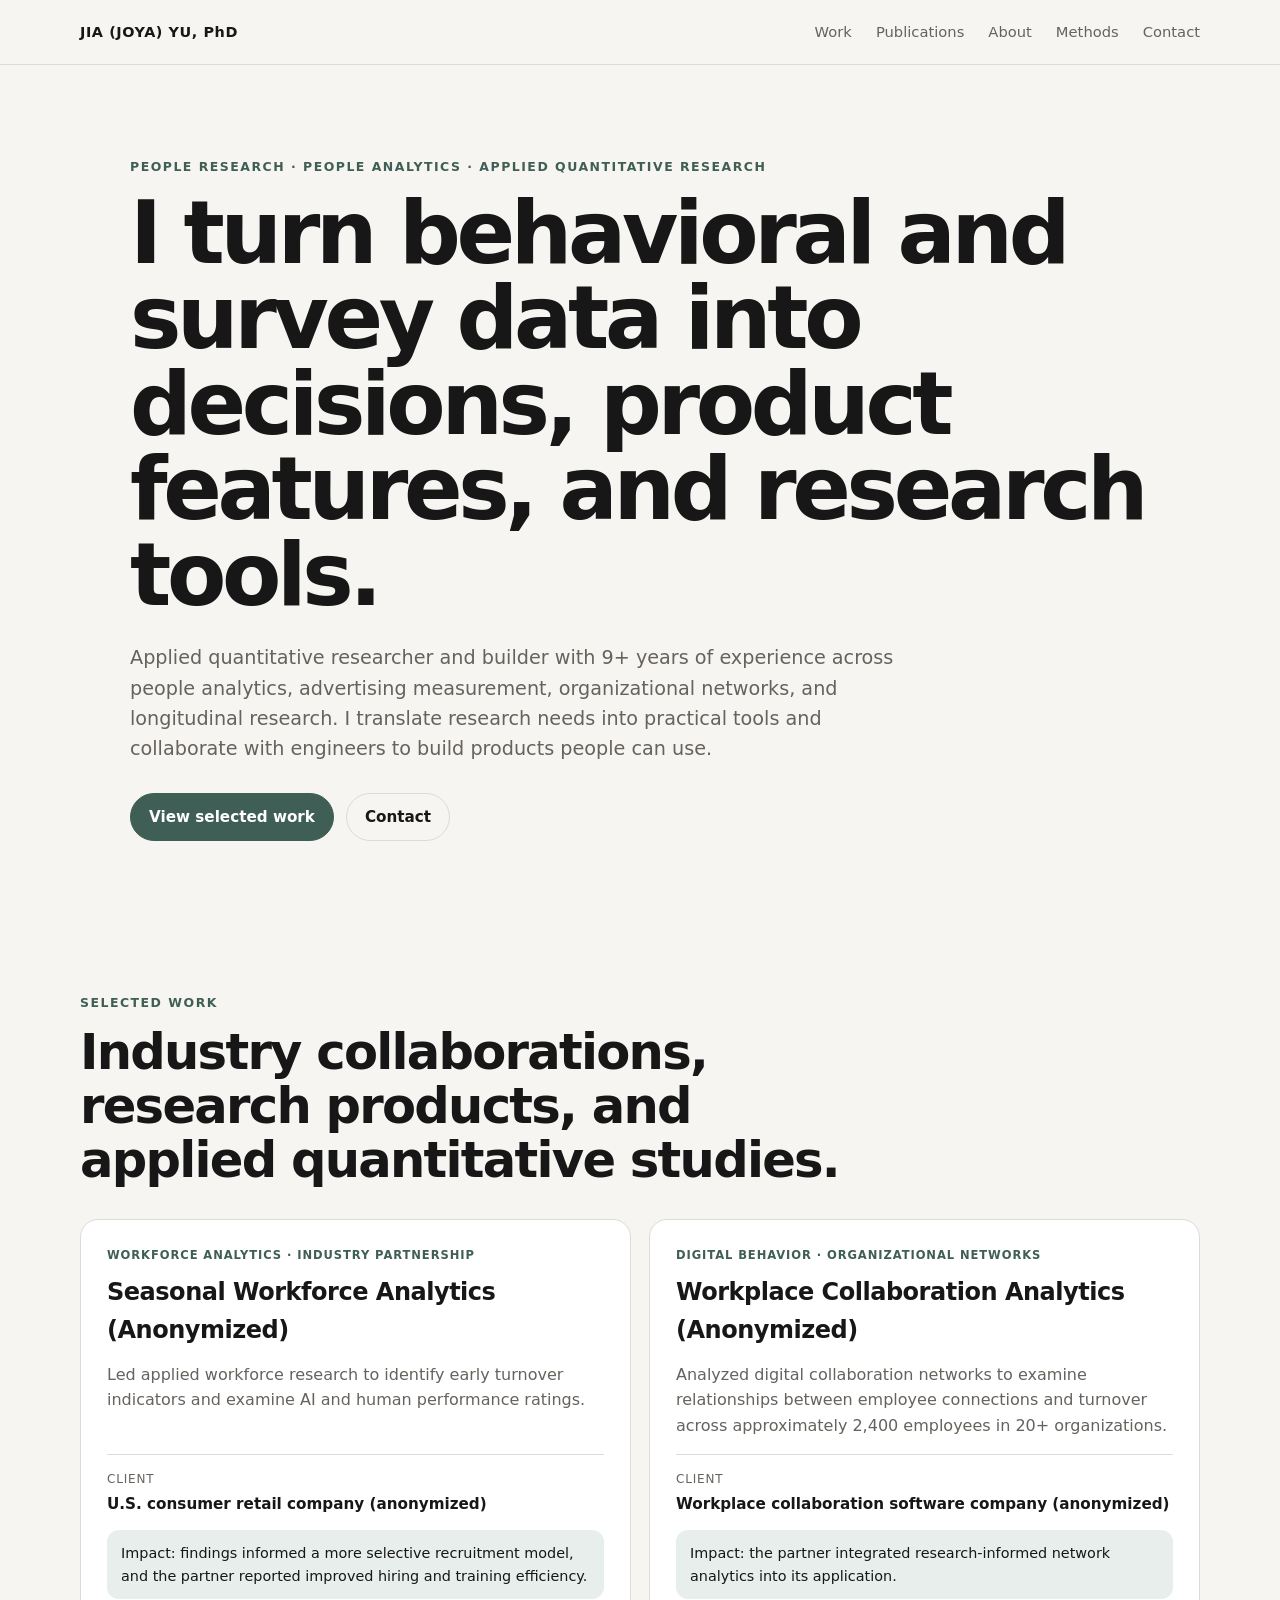
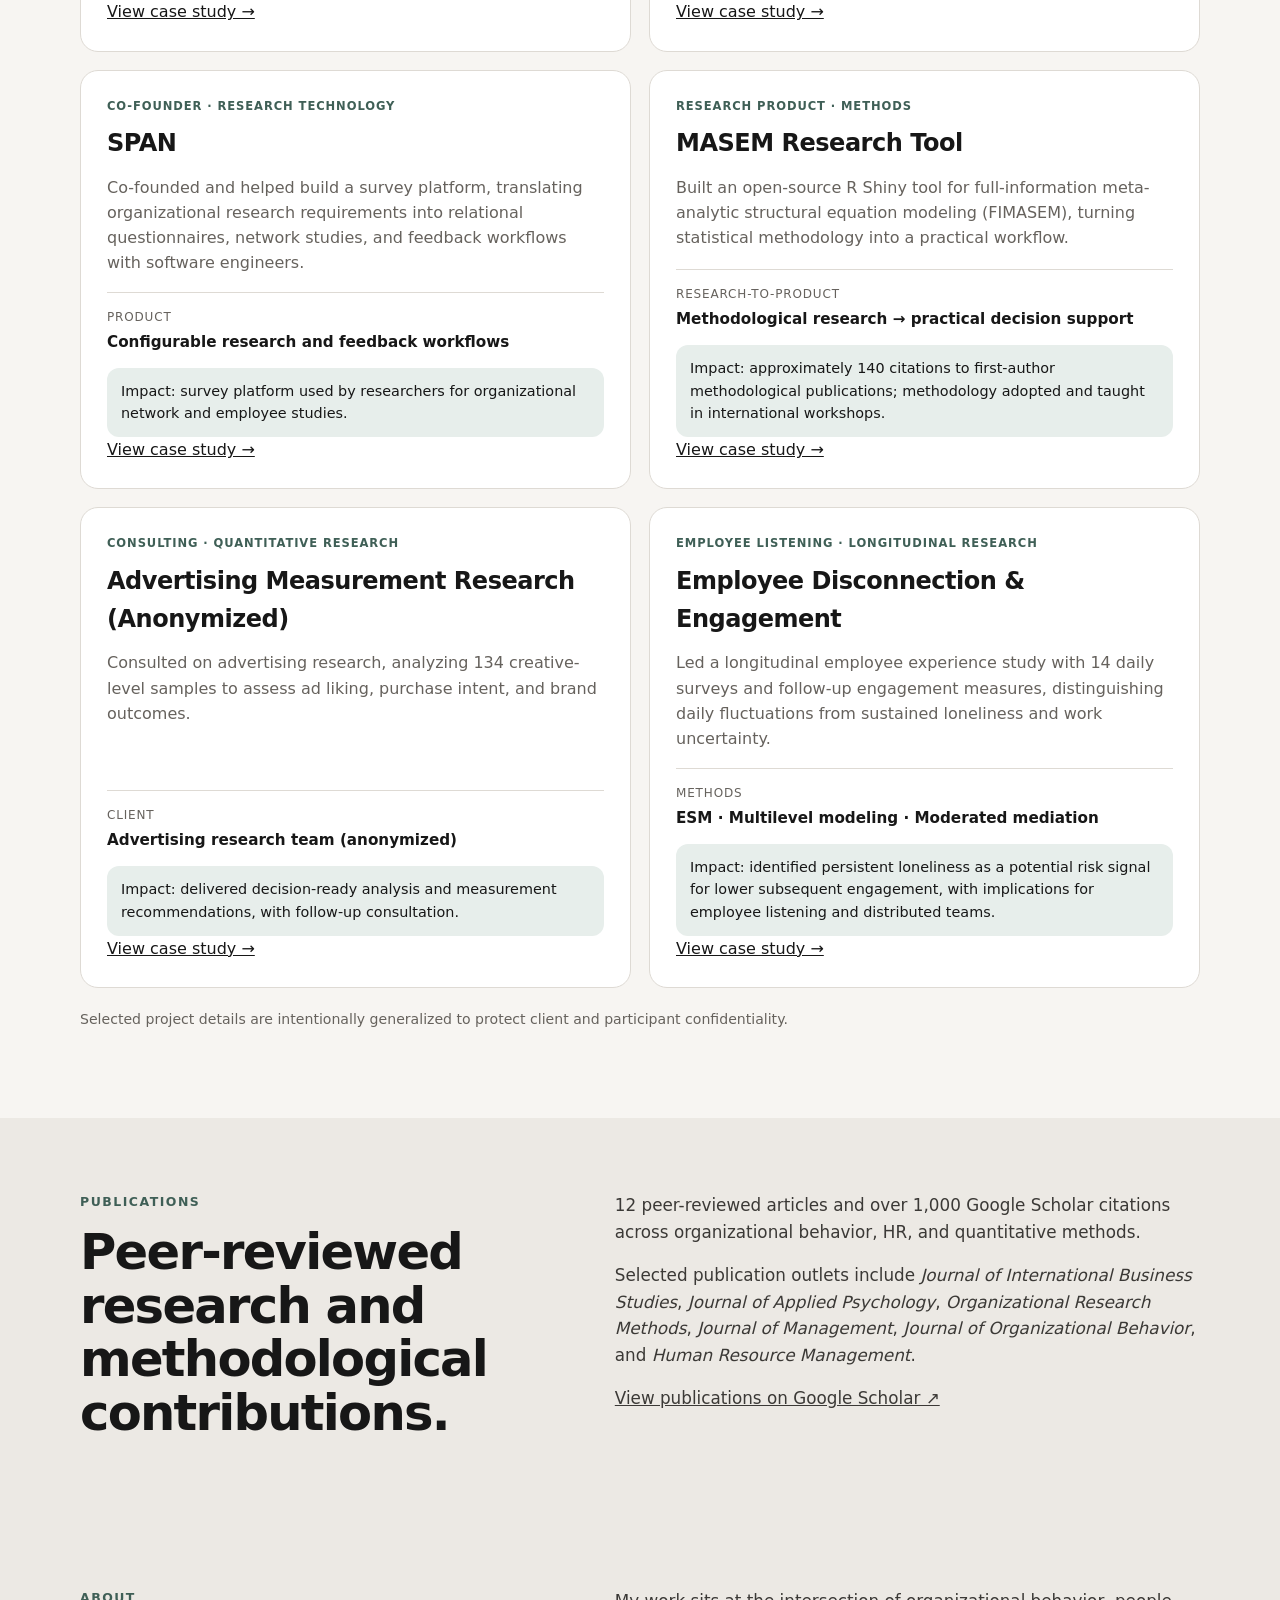
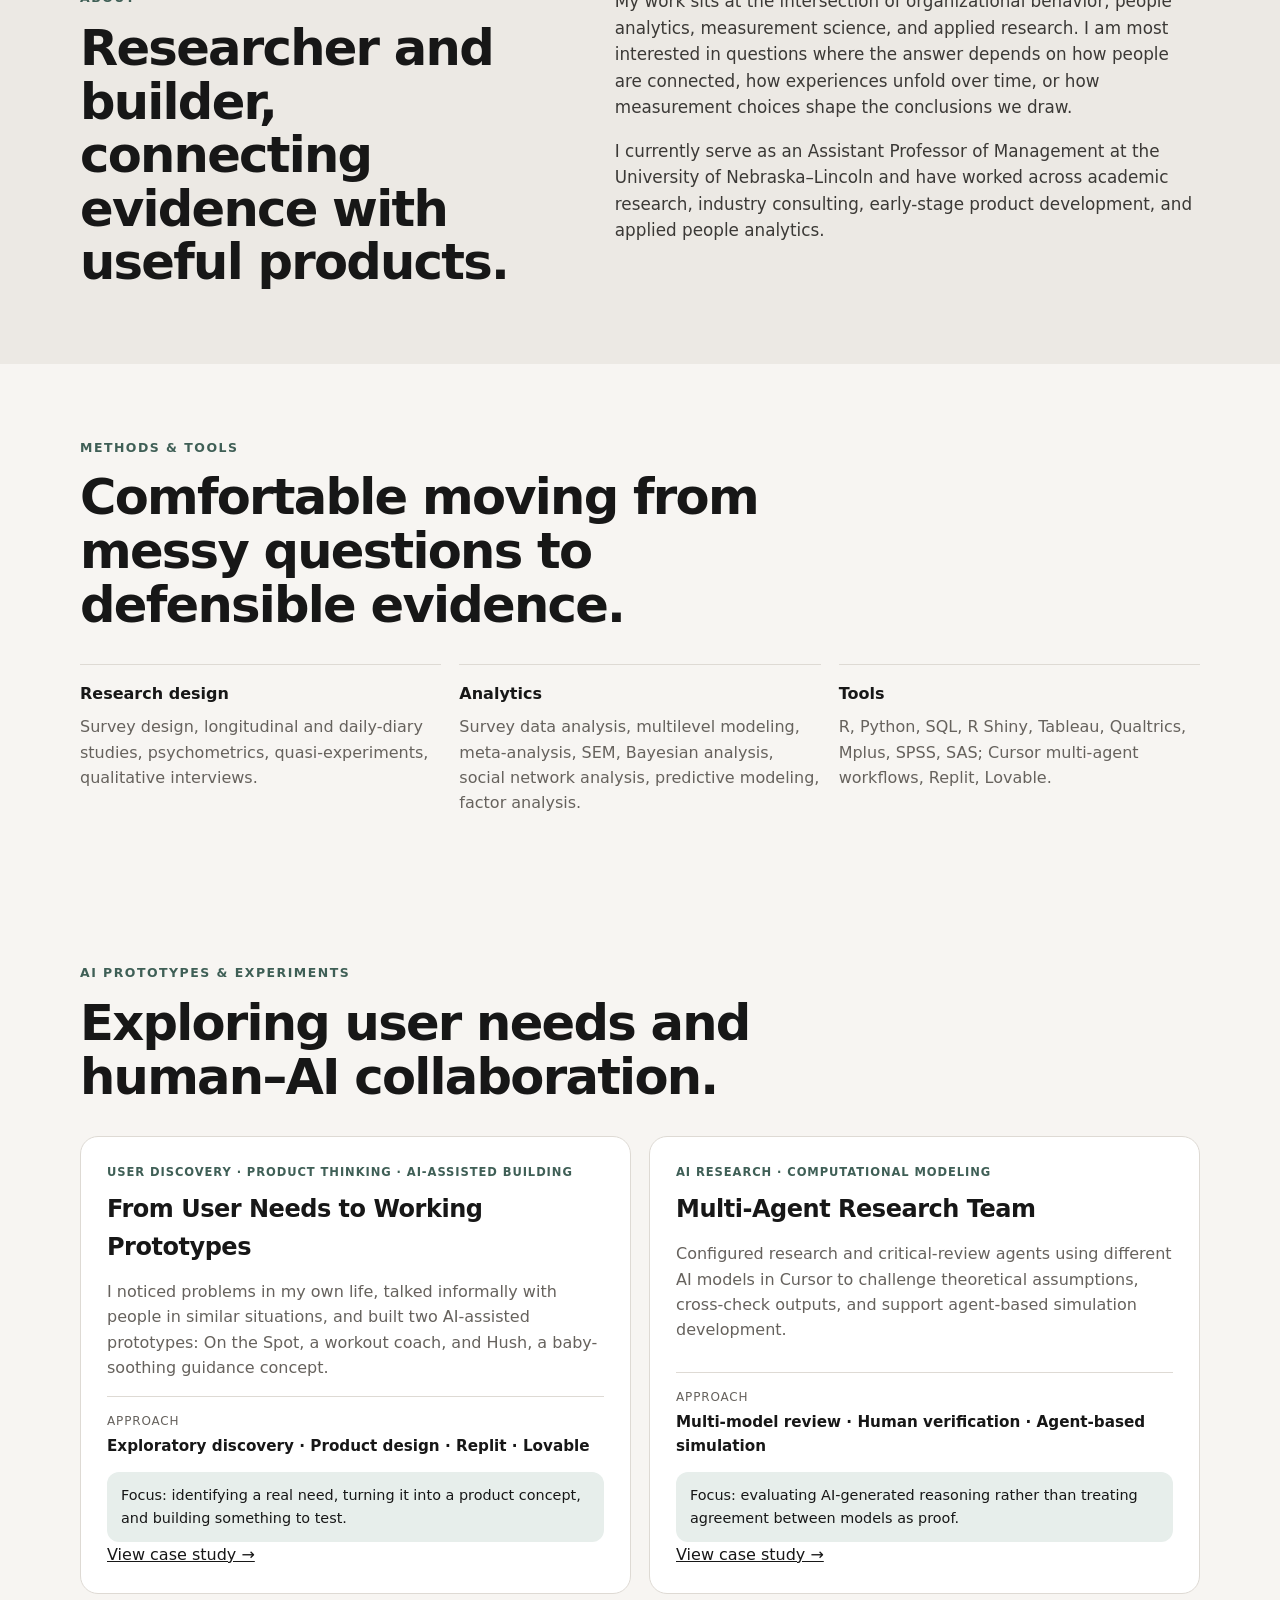
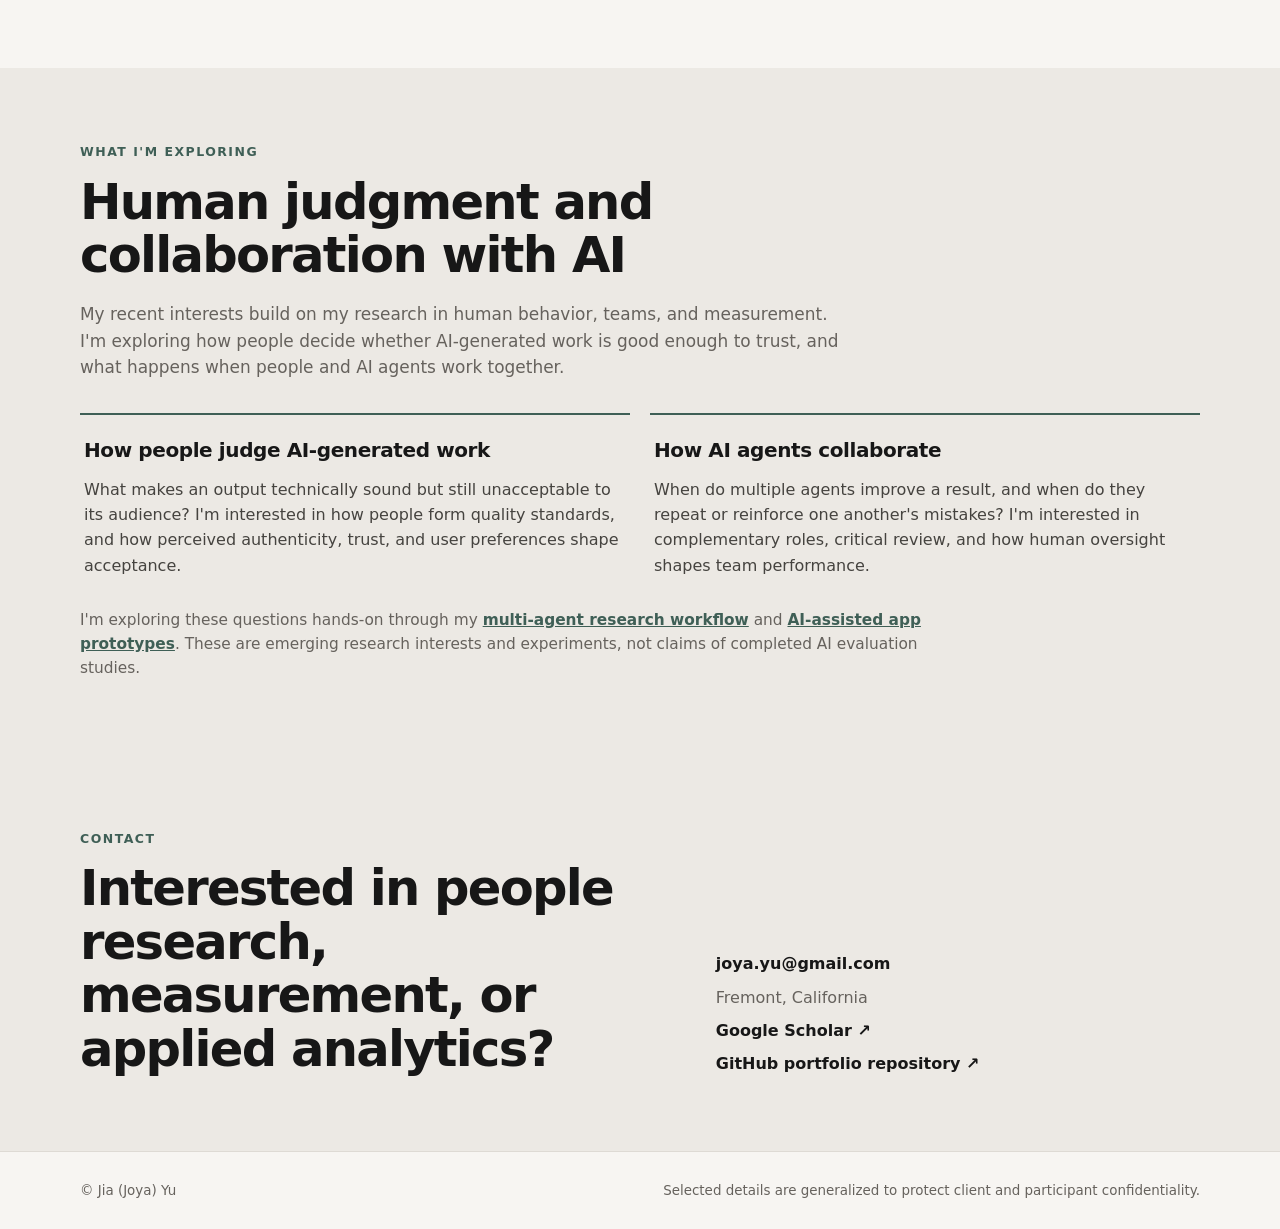
<file: index.html>
<!DOCTYPE html><html lang="en"><head>
<!-- Google Analytics 4 -->
<script async src="https://www.googletagmanager.com/gtag/js?id=G-L97RHLP43S"></script>
<script>
  window.dataLayer = window.dataLayer || [];
  function gtag(){dataLayer.push(arguments);}
  gtag('js', new Date());
  gtag('config', 'G-L97RHLP43S');
</script>

<meta name="robots" content="noindex, nofollow"><meta charset="UTF-8"><meta name="viewport" content="width=device-width, initial-scale=1.0">
<meta name="description" content="Jia (Joya) Yu ,  People Research, People Analytics, and Applied Quantitative Research.">
<title>Jia (Joya) Yu | Research Portfolio</title><link rel="stylesheet" href="styles.css"></head><body>
<header class="site-header"><div class="wrap nav">
<a class="brand" href="index.html">JIA (JOYA) YU, PhD</a>
<nav><a href="index.html#work">Work</a><a href="index.html#publications">Publications</a><a href="index.html#about">About</a><a href="index.html#methods">Methods</a><a href="index.html#contact">Contact</a></nav>
</div></header>
<main>
<section class="hero wrap">
<div class="eyebrow">PEOPLE RESEARCH · PEOPLE ANALYTICS · APPLIED QUANTITATIVE RESEARCH</div>
<h1>I turn behavioral and survey data into decisions, product features, and research tools.</h1>
<p class="hero-copy">Applied quantitative researcher and builder with 9+ years of experience across people analytics, advertising measurement, organizational networks, and longitudinal research. I translate research needs into practical tools and collaborate with engineers to build products people can use.</p>
<div class="hero-actions"><a class="button primary" href="#work">View selected work</a><a class="button secondary" href="#contact">Contact</a></div>
</section>

<section id="work" class="section wrap">
<div class="section-heading"><div class="eyebrow">SELECTED WORK</div><h2>Industry collaborations, research products, and applied quantitative studies.</h2></div>
<div class="project-grid">
<article class="card">
<div class="card-kicker">WORKFORCE ANALYTICS · INDUSTRY PARTNERSHIP</div><h3>Seasonal Workforce Analytics (Anonymized)</h3>
<p>Led applied workforce research to identify early turnover indicators and examine AI and human performance ratings.</p>
<div class="meta"><span>Client</span><strong>U.S. consumer retail company (anonymized)</strong></div>
<div class="takeaway">Impact: findings informed a more selective recruitment model, and the partner reported improved hiring and training efficiency.</div>
<a class="case-link" href="seasonal-workforce.html">View case study →</a>
</article>

<article class="card">
<div class="card-kicker">DIGITAL BEHAVIOR · ORGANIZATIONAL NETWORKS</div><h3>Workplace Collaboration Analytics (Anonymized)</h3>
<p>Analyzed digital collaboration networks to examine relationships between employee connections and turnover across approximately 2,400 employees in 20+ organizations.</p>
<div class="meta"><span>Client</span><strong>Workplace collaboration software company (anonymized)</strong></div>
<div class="takeaway">Impact: the partner integrated research-informed network analytics into its application.</div>
<a class="case-link" href="collaboration-analytics.html">View case study →</a>
</article>

<article class="card">
<div class="card-kicker">CO-FOUNDER · RESEARCH TECHNOLOGY</div><h3>SPAN</h3>
<p>Co-founded and helped build a survey platform, translating organizational research requirements into relational questionnaires, network studies, and feedback workflows with software engineers.</p>
<div class="meta"><span>Product</span><strong>Configurable research and feedback workflows</strong></div>
<div class="takeaway">Impact: survey platform used by researchers for organizational network and employee studies.</div>
<a class="case-link" href="span-dashboard.html">View case study →</a>
</article>

<article class="card">
<div class="card-kicker">RESEARCH PRODUCT · METHODS</div><h3>MASEM Research Tool</h3>
<p>Built an open-source R Shiny tool for full-information meta-analytic structural equation modeling (FIMASEM), turning statistical methodology into a practical workflow.</p>
<div class="meta"><span>Research-to-product</span><strong>Methodological research → practical decision support</strong></div>
<div class="takeaway">Impact: approximately 140 citations to first-author methodological publications; methodology adopted and taught in international workshops.</div>
<a class="case-link" href="masem.html">View case study →</a>
</article>

<article class="card">
<div class="card-kicker">CONSULTING · QUANTITATIVE RESEARCH</div><h3>Advertising Measurement Research (Anonymized)</h3>
<p>Consulted on advertising research, analyzing 134 creative-level samples to assess ad liking, purchase intent, and brand outcomes.</p>
<div class="meta"><span>Client</span><strong>Advertising research team (anonymized)</strong></div>
<div class="takeaway">Impact: delivered decision-ready analysis and measurement recommendations, with follow-up consultation.</div>
<a class="case-link" href="advertising-measurement.html">View case study →</a>
</article>

<article class="card">
<div class="card-kicker">EMPLOYEE LISTENING · LONGITUDINAL RESEARCH</div><h3>Employee Disconnection & Engagement</h3>
<p>Led a longitudinal employee experience study with 14 daily surveys and follow-up engagement measures, distinguishing daily fluctuations from sustained loneliness and work uncertainty.</p>
<div class="meta"><span>Methods</span><strong>ESM · Multilevel modeling · Moderated mediation</strong></div>
<div class="takeaway">Impact: identified persistent loneliness as a potential risk signal for lower subsequent engagement, with implications for employee listening and distributed teams.</div>
<a class="case-link" href="covid.html">View case study →</a>
</article>
</div>
<p class="confidentiality">Selected project details are intentionally generalized to protect client and participant confidentiality.</p>
</section>

<section id="publications" class="section alt"><div class="wrap split"><div><div class="eyebrow">PUBLICATIONS</div><h2>Peer-reviewed research and methodological contributions.</h2></div><div class="body-copy"><p>12 peer-reviewed articles and over 1,000 Google Scholar citations across organizational behavior, HR, and quantitative methods.</p><p>Selected publication outlets include <em>Journal of International Business Studies</em>, <em>Journal of Applied Psychology</em>, <em>Organizational Research Methods</em>, <em>Journal of Management</em>, <em>Journal of Organizational Behavior</em>, and <em>Human Resource Management</em>.</p><p><a class="case-link" href="https://scholar.google.com/citations?user=FH8QEA8AAAAJ&hl=en" target="_blank" rel="noopener noreferrer">View publications on Google Scholar ↗</a></p></div></div></section>
<section id="about" class="section alt"><div class="wrap split">
<div><div class="eyebrow">ABOUT</div><h2>Researcher and builder, connecting evidence with useful products.</h2></div>
<div class="body-copy"><p>My work sits at the intersection of organizational behavior, people analytics, measurement science, and applied research. I am most interested in questions where the answer depends on how people are connected, how experiences unfold over time, or how measurement choices shape the conclusions we draw.</p>
<p>I currently serve as an Assistant Professor of Management at the University of Nebraska–Lincoln and have worked across academic research, industry consulting, early-stage product development, and applied people analytics.</p></div>
</div></section>

<section id="methods" class="section wrap"><div class="section-heading"><div class="eyebrow">METHODS & TOOLS</div><h2>Comfortable moving from messy questions to defensible evidence.</h2></div>
<div class="methods-grid">
<div><h4>Research design</h4><p>Survey design, longitudinal and daily-diary studies, psychometrics, quasi-experiments, qualitative interviews.</p></div>
<div><h4>Analytics</h4><p>Survey data analysis, multilevel modeling, meta-analysis, SEM, Bayesian analysis, social network analysis, predictive modeling, factor analysis.</p></div>
<div><h4>Tools</h4><p>R, Python, SQL, R Shiny, Tableau, Qualtrics, Mplus, SPSS, SAS; Cursor multi-agent workflows, Replit, Lovable.</p></div>
</div></section>

<section id="additional-work" class="section wrap"><div class="section-heading"><div class="eyebrow">AI PROTOTYPES & EXPERIMENTS</div><h2>Exploring user needs and human–AI collaboration.</h2></div><div class="project-grid"><article class="card">
<div class="card-kicker">USER DISCOVERY · PRODUCT THINKING · AI-ASSISTED BUILDING</div><h3>From User Needs to Working Prototypes</h3>
<p>I noticed problems in my own life, talked informally with people in similar situations, and built two AI-assisted prototypes: On the Spot, a workout coach, and Hush, a baby-soothing guidance concept.</p>
<div class="meta"><span>Approach</span><strong>Exploratory discovery · Product design · Replit · Lovable</strong></div>
<div class="takeaway">Focus: identifying a real need, turning it into a product concept, and building something to test.</div>
<a class="case-link" href="ai-prototypes.html">View case study →</a>
</article>

<article class="card">
<div class="card-kicker">AI RESEARCH · COMPUTATIONAL MODELING</div><h3>Multi-Agent Research Team</h3>
<p>Configured research and critical-review agents using different AI models in Cursor to challenge theoretical assumptions, cross-check outputs, and support agent-based simulation development.</p>
<div class="meta"><span>Approach</span><strong>Multi-model review · Human verification · Agent-based simulation</strong></div>
<div class="takeaway">Focus: evaluating AI-generated reasoning rather than treating agreement between models as proof.</div>
<a class="case-link" href="ai-research.html">View case study →</a>
</article></div></section>
<section id="exploring" class="section alt"><div class="wrap">
<div class="section-heading"><div class="eyebrow">WHAT I'M EXPLORING</div><h2>Human judgment and collaboration with AI</h2><p class="hero-copy" style="font-size:1.06rem;margin-top:18px">My recent interests build on my research in human behavior, teams, and measurement. I'm exploring how people decide whether AI-generated work is good enough to trust, and what happens when people and AI agents work together.</p></div>
<div class="exploring-grid">
<div class="explore-item"><h3>How people judge AI-generated work</h3><p>What makes an output technically sound but still unacceptable to its audience? I'm interested in how people form quality standards, and how perceived authenticity, trust, and user preferences shape acceptance.</p></div>
<div class="explore-item"><h3>How AI agents collaborate</h3><p>When do multiple agents improve a result, and when do they repeat or reinforce one another's mistakes? I'm interested in complementary roles, critical review, and how human oversight shapes team performance.</p></div>
</div>
<p class="exploring-footnote">I'm exploring these questions hands-on through my <a href="ai-research.html">multi-agent research workflow</a> and <a href="ai-prototypes.html">AI-assisted app prototypes</a>. These are emerging research interests and experiments, not claims of completed AI evaluation studies.</p>
</div></section>

<section id="contact" class="section alt"><div class="wrap contact">
<div><div class="eyebrow">CONTACT</div><h2>Interested in people research, measurement, or applied analytics?</h2></div>
<div class="contact-links"><a href="mailto:joya.yu@gmail.com">joya.yu@gmail.com</a><span>Fremont, California</span><span><a href="https://scholar.google.com/citations?user=FH8QEA8AAAAJ&hl=en" target="_blank" rel="noopener noreferrer">Google Scholar ↗</a></span><span><a href="https://github.com/jyu1989/research-portfolio" target="_blank" rel="noopener noreferrer">GitHub portfolio repository ↗</a></span></div>
</div></section>
</main>
<footer><div class="wrap footer-copy"><span>© Jia (Joya) Yu</span><span>Selected details are generalized to protect client and participant confidentiality.</span></div></footer>
</body></html>
</file>
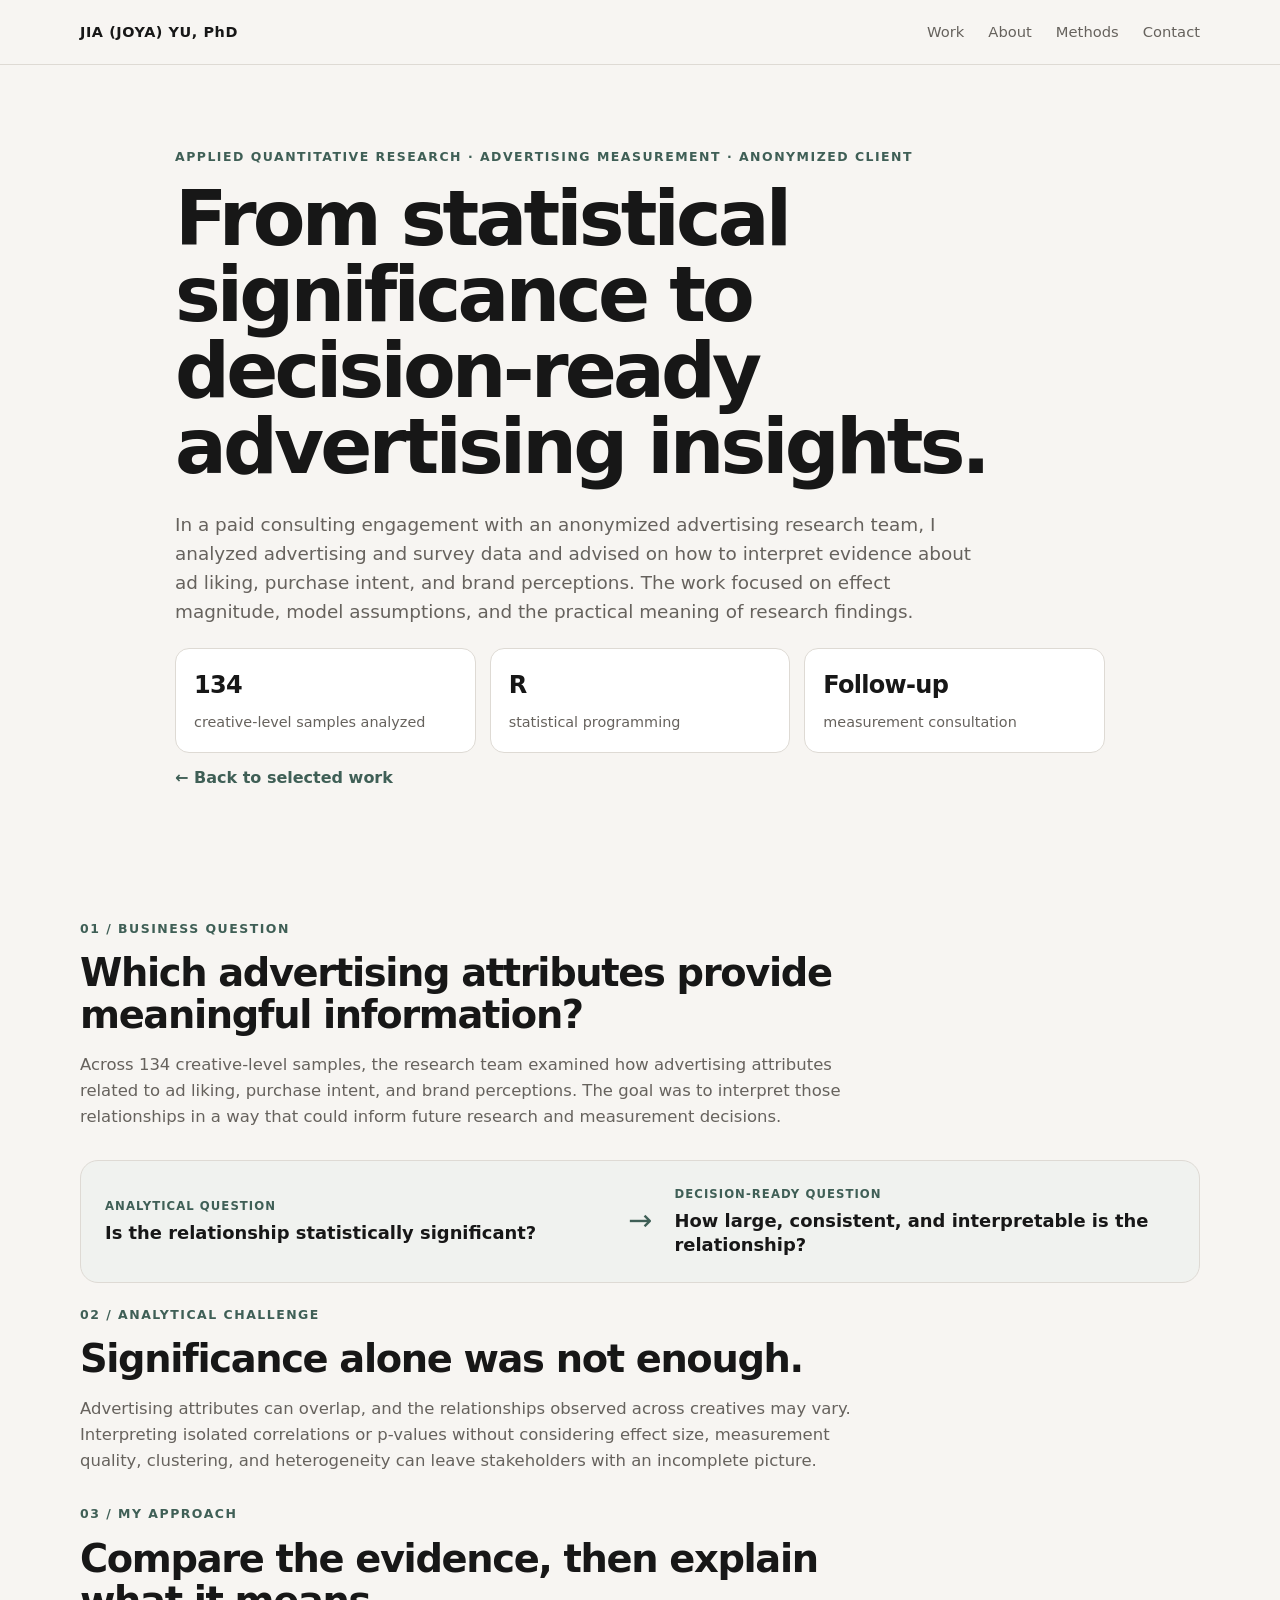
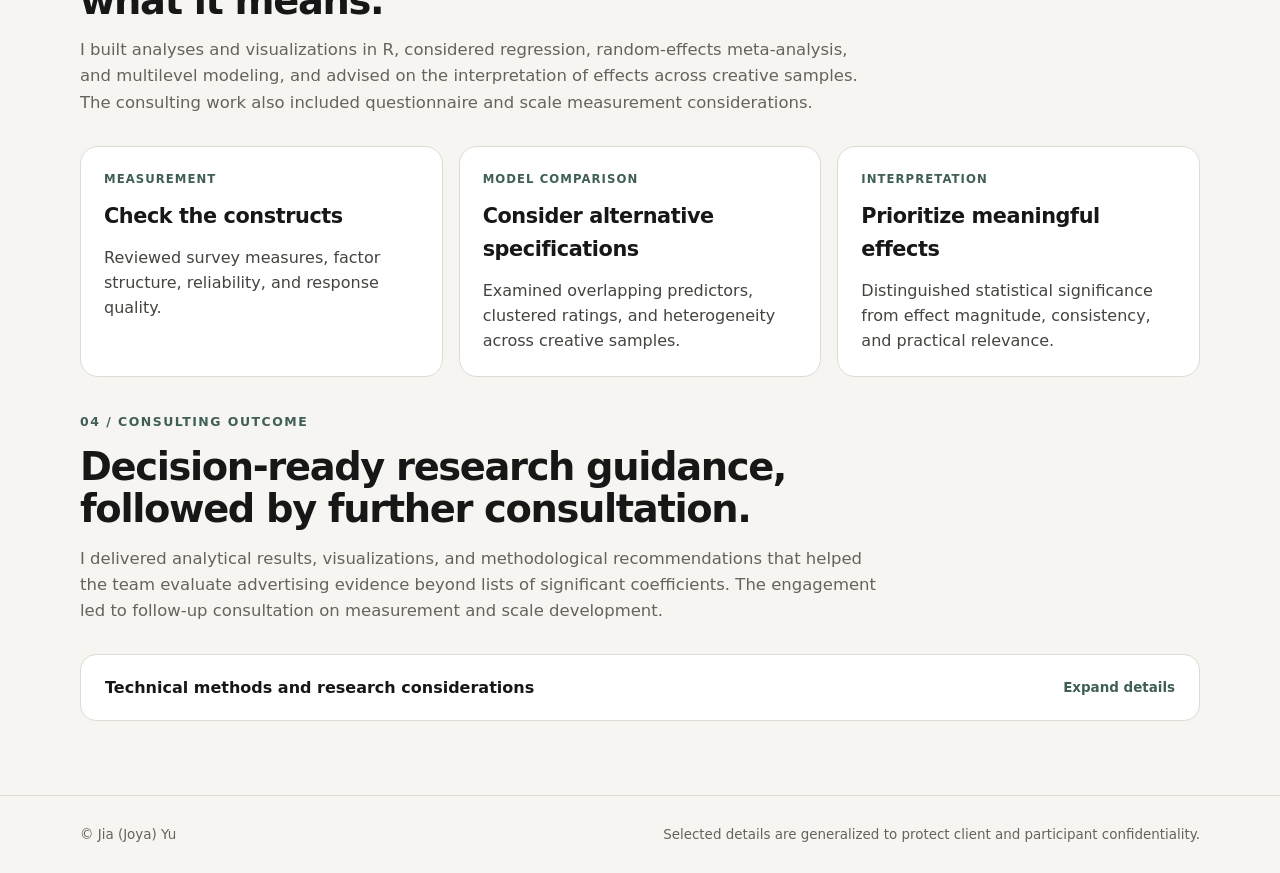
<file: advertising-measurement.html>
<!DOCTYPE html><html lang="en"><head>
<meta name="robots" content="noindex, nofollow"><meta charset="UTF-8"><meta name="viewport" content="width=device-width,initial-scale=1"><title>Advertising Measurement Research (Anonymized) | Jia (Joya) Yu</title><link rel="stylesheet" href="styles.css"></head><body><header class="site-header"><div class="wrap nav"><a class="brand" href="index.html">JIA (JOYA) YU, PhD</a><nav><a href="index.html#work">Work</a><a href="index.html#about">About</a><a href="index.html#methods">Methods</a><a href="index.html#contact">Contact</a></nav></div></header><main><section class="case-hero wrap"><div class="eyebrow">APPLIED QUANTITATIVE RESEARCH · ADVERTISING MEASUREMENT · ANONYMIZED CLIENT</div><h1>From statistical significance to decision-ready advertising insights.</h1><p class="case-summary">In a paid consulting engagement with an anonymized advertising research team, I analyzed advertising and survey data and advised on how to interpret evidence about ad liking, purchase intent, and brand perceptions. The work focused on effect magnitude, model assumptions, and the practical meaning of research findings.</p><div class="stat-row"><div class="stat"><strong>134</strong><span>creative-level samples analyzed</span></div><div class="stat"><strong>R</strong><span>statistical programming</span></div><div class="stat"><strong>Follow-up</strong><span>measurement consultation</span></div></div><a class="back" href="index.html#work">← Back to selected work</a></section>
<section class="section wrap compact-case">
<div class="section-heading"><div class="eyebrow">01 / BUSINESS QUESTION</div><h2>Which advertising attributes provide meaningful information?</h2><p class="case-summary">Across 134 creative-level samples, the research team examined how advertising attributes related to ad liking, purchase intent, and brand perceptions. The goal was to interpret those relationships in a way that could inform future research and measurement decisions.</p></div>

<div class="decision-strip"><div><span class="decision-label">ANALYTICAL QUESTION</span><strong>Is the relationship statistically significant?</strong></div><span class="decision-arrow" aria-hidden="true">→</span><div><span class="decision-label">DECISION-READY QUESTION</span><strong>How large, consistent, and interpretable is the relationship?</strong></div></div>

<div class="section-heading"><div class="eyebrow">02 / ANALYTICAL CHALLENGE</div><h2>Significance alone was not enough.</h2><p class="case-summary">Advertising attributes can overlap, and the relationships observed across creatives may vary. Interpreting isolated correlations or p-values without considering effect size, measurement quality, clustering, and heterogeneity can leave stakeholders with an incomplete picture.</p></div>

<div class="section-heading"><div class="eyebrow">03 / MY APPROACH</div><h2>Compare the evidence, then explain what it means.</h2><p class="case-summary">I built analyses and visualizations in R, considered regression, random-effects meta-analysis, and multilevel modeling, and advised on the interpretation of effects across creative samples. The consulting work also included questionnaire and scale measurement considerations.</p></div>
<div class="insight-grid"><article class="insight-card"><div class="insight-number">MEASUREMENT</div><h3>Check the constructs</h3><p>Reviewed survey measures, factor structure, reliability, and response quality.</p></article>
<article class="insight-card"><div class="insight-number">MODEL COMPARISON</div><h3>Consider alternative specifications</h3><p>Examined overlapping predictors, clustered ratings, and heterogeneity across creative samples.</p></article>
<article class="insight-card"><div class="insight-number">INTERPRETATION</div><h3>Prioritize meaningful effects</h3><p>Distinguished statistical significance from effect magnitude, consistency, and practical relevance.</p></article></div>

<div class="section-heading" style="margin-top:35px"><div class="eyebrow">04 / CONSULTING OUTCOME</div><h2>Decision-ready research guidance, followed by further consultation.</h2><p class="case-summary">I delivered analytical results, visualizations, and methodological recommendations that helped the team evaluate advertising evidence beyond lists of significant coefficients. The engagement led to follow-up consultation on measurement and scale development.</p></div>
<details class="method-details"><summary>Technical methods and research considerations <span>Expand details</span></summary><div class="method-inner"><p><strong>Analyses:</strong> Creative-level regression, random-effects meta-analysis, and multilevel models for repeated or clustered ratings; measurement and factor-structure checks.</p><p><strong>Methodological judgment:</strong> Considered multicollinearity, response quality, higher-level sample size, scale development, effect-size interpretation, and information loss from dichotomizing continuous responses.</p><p><strong>Interpretation:</strong> Survey associations are observational and do not establish causal advertising effects. The documented outcome is consulting analysis and methodological guidance rather than a measured campaign lift.</p></div></details></section></main><footer><div class="wrap footer-copy"><span>© Jia (Joya) Yu</span><span>Selected details are generalized to protect client and participant confidentiality.</span></div></footer></body></html>
</file>
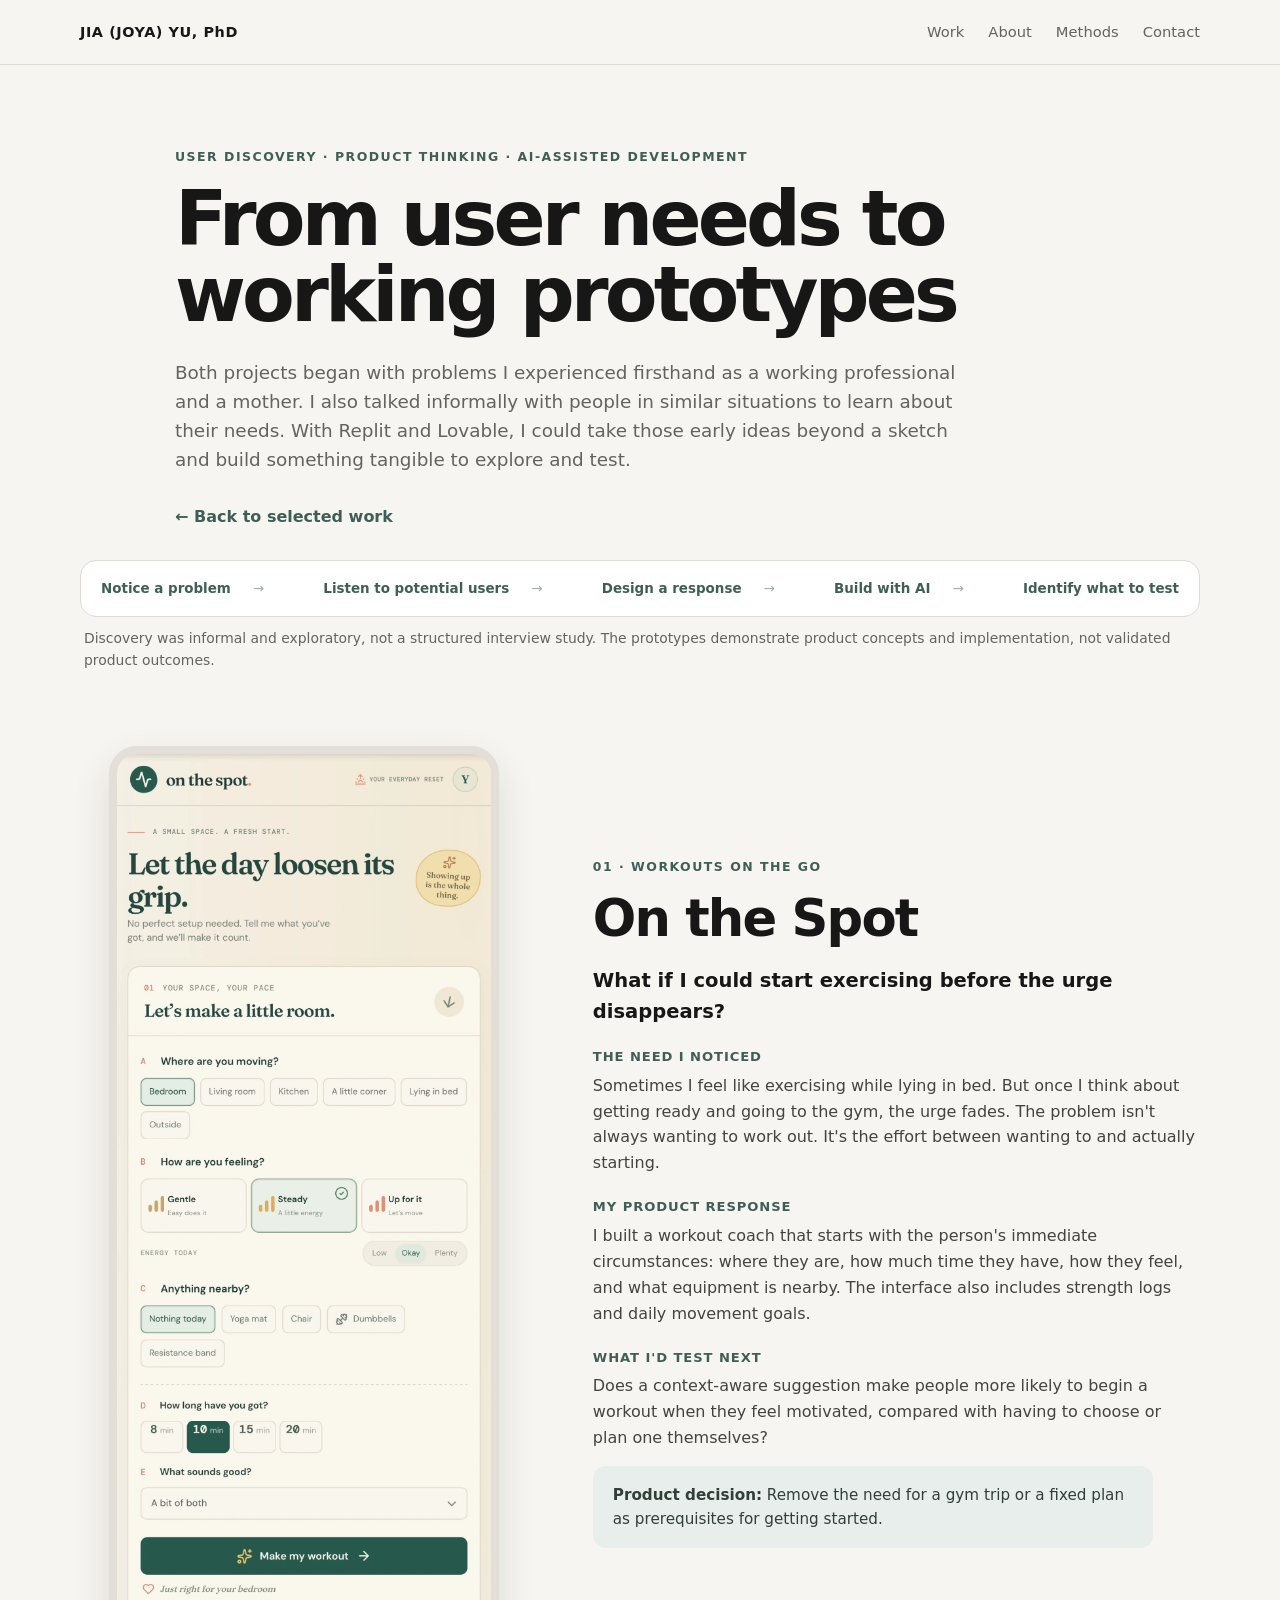
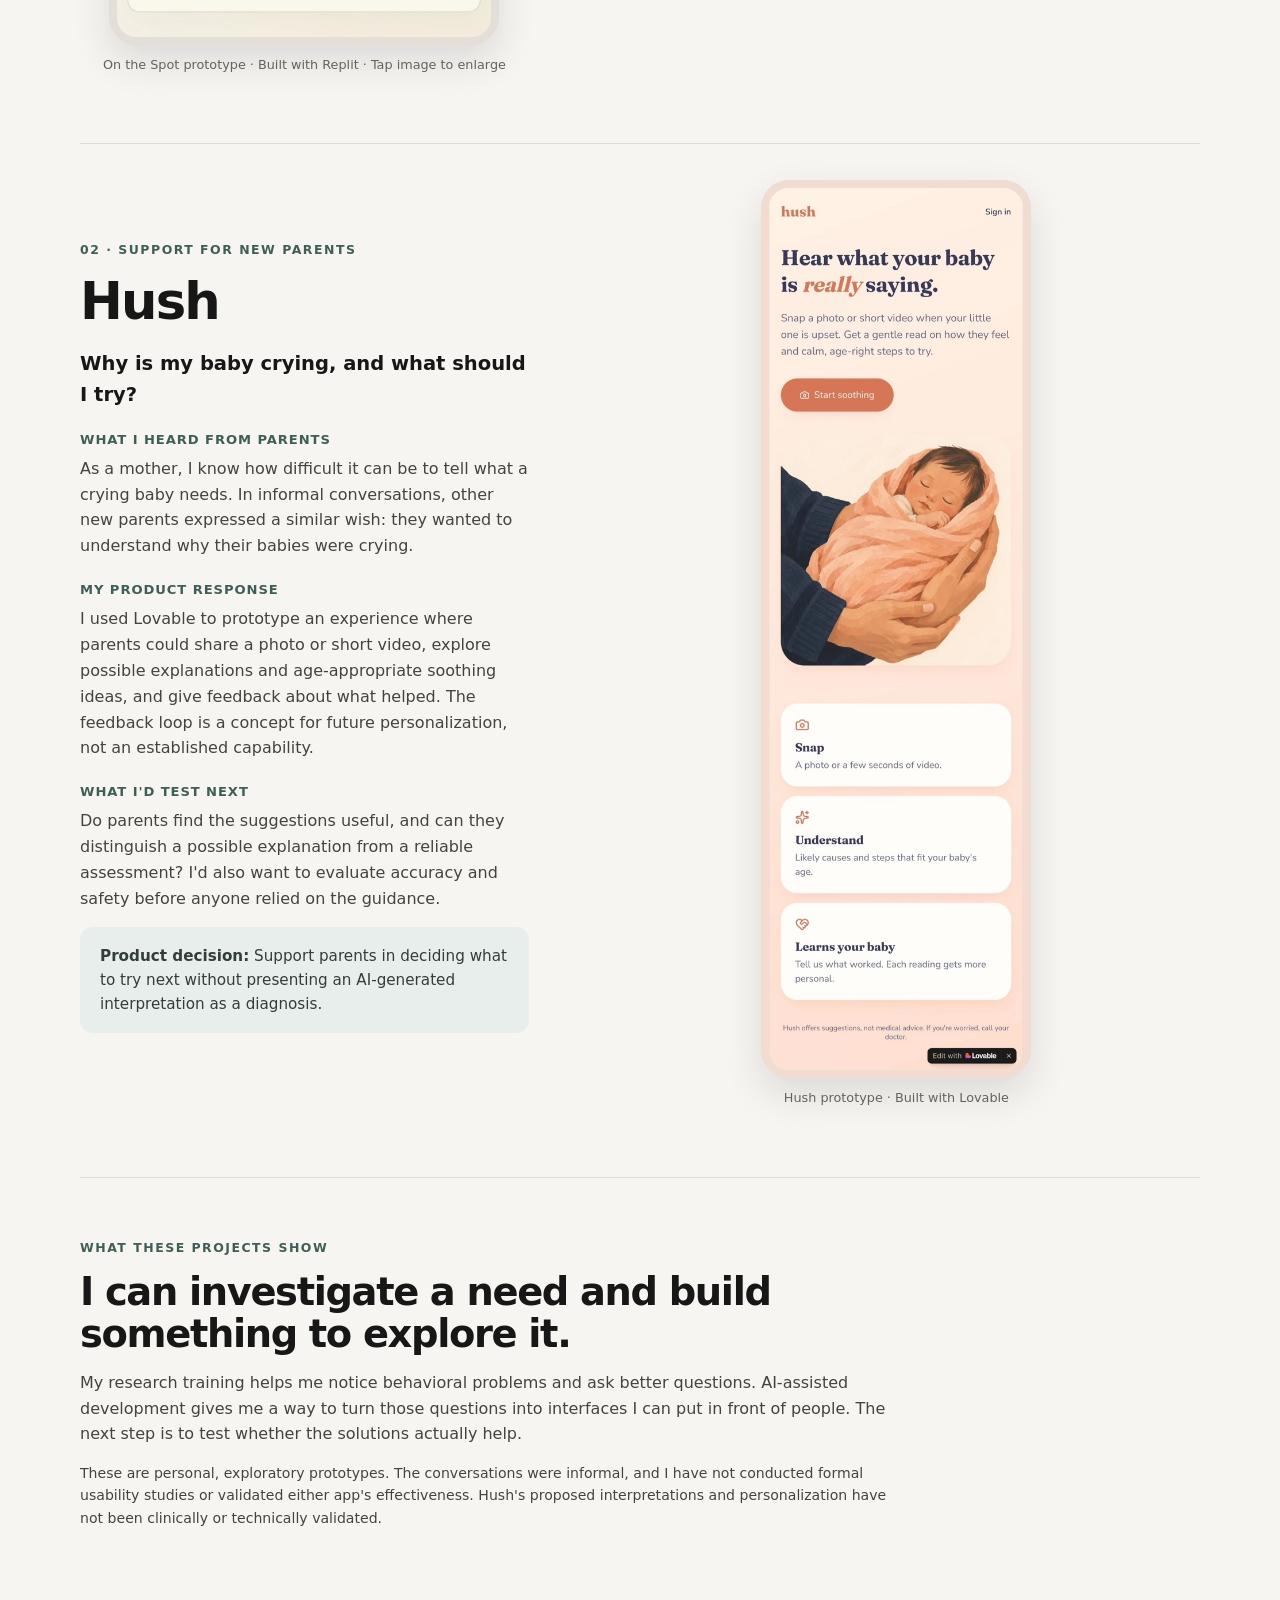
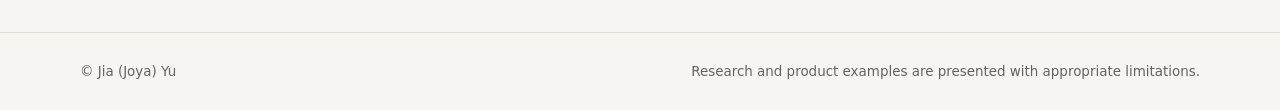
<file: ai-prototypes.html>
<!DOCTYPE html><html lang="en"><head>
<meta name="robots" content="noindex, nofollow"><meta charset="UTF-8"><meta name="viewport" content="width=device-width,initial-scale=1"><meta name="description" content="From firsthand user needs and informal discovery conversations to AI-assisted product prototypes: On the Spot and Hush."><title>From User Needs to Working Prototypes | Jia (Joya) Yu</title><link rel="stylesheet" href="styles.css"></head><body>
<header class="site-header"><div class="wrap nav"><a class="brand" href="index.html">JIA (JOYA) YU, PhD</a><nav><a href="index.html#work">Work</a><a href="index.html#about">About</a><a href="index.html#methods">Methods</a><a href="index.html#contact">Contact</a></nav></div></header>
<main>
<section class="case-hero wrap prototype-hero"><div class="eyebrow">USER DISCOVERY · PRODUCT THINKING · AI-ASSISTED DEVELOPMENT</div><h1>From user needs to working prototypes</h1><p class="case-summary">Both projects began with problems I experienced firsthand as a working professional and a mother. I also talked informally with people in similar situations to learn about their needs. With Replit and Lovable, I could take those early ideas beyond a sketch and build something tangible to explore and test.</p><a class="back" href="index.html#work">← Back to selected work</a></section>
<section class="wrap prototype-intro" aria-label="My product process"><div class="prototype-process"><span>Notice a problem</span><span>Listen to potential users</span><span>Design a response</span><span>Build with AI</span><span>Identify what to test</span></div><p class="prototype-discovery-note">Discovery was informal and exploratory, not a structured interview study. The prototypes demonstrate product concepts and implementation, not validated product outcomes.</p></section>
<section class="section wrap prototype-section">
<article class="prototype-feature"><div class="prototype-image"><div class="prototype-phone prototype-workout"><a class="prototype-zoom-link" href="assets/workout-on-the-spot.webp?v=20261010" target="_blank" rel="noopener noreferrer" aria-label="Open the On the Spot screenshot at full resolution"><img src="assets/workout-on-the-spot.webp?v=20261010" alt="On the Spot prototype interface with location, energy, equipment, workout duration and movement tracking options" loading="eager"></a></div><p class="prototype-caption">On the Spot prototype · Built with Replit · Tap image to enlarge</p></div><div class="prototype-copy"><div class="eyebrow">01 · WORKOUTS ON THE GO</div><h2>On the Spot</h2><p class="prototype-lead">What if I could start exercising before the urge disappears?</p><div class="prototype-story"><h3>The need I noticed</h3><p>Sometimes I feel like exercising while lying in bed. But once I think about getting ready and going to the gym, the urge fades. The problem isn't always wanting to work out. It's the effort between wanting to and actually starting.</p><h3>My product response</h3><p>I built a workout coach that starts with the person's immediate circumstances: where they are, how much time they have, how they feel, and what equipment is nearby. The interface also includes strength logs and daily movement goals.</p><h3>What I'd test next</h3><p>Does a context-aware suggestion make people more likely to begin a workout when they feel motivated, compared with having to choose or plan one themselves?</p></div><p class="prototype-note"><strong>Product decision:</strong> Remove the need for a gym trip or a fixed plan as prerequisites for getting started.</p></div></article>
<article class="prototype-feature prototype-feature-reverse"><div class="prototype-image"><div class="prototype-phone prototype-hush"><img src="assets/hush-baby-app.webp" alt="Hush prototype interface showing capture, possible explanations, and feedback as parts of the concept" loading="lazy"></div><p class="prototype-caption">Hush prototype · Built with Lovable</p></div><div class="prototype-copy"><div class="eyebrow">02 · SUPPORT FOR NEW PARENTS</div><h2>Hush</h2><p class="prototype-lead">Why is my baby crying, and what should I try?</p><div class="prototype-story"><h3>What I heard from parents</h3><p>As a mother, I know how difficult it can be to tell what a crying baby needs. In informal conversations, other new parents expressed a similar wish: they wanted to understand why their babies were crying.</p><h3>My product response</h3><p>I used Lovable to prototype an experience where parents could share a photo or short video, explore possible explanations and age-appropriate soothing ideas, and give feedback about what helped. The feedback loop is a concept for future personalization, not an established capability.</p><h3>What I'd test next</h3><p>Do parents find the suggestions useful, and can they distinguish a possible explanation from a reliable assessment? I'd also want to evaluate accuracy and safety before anyone relied on the guidance.</p></div><p class="prototype-note"><strong>Product decision:</strong> Support parents in deciding what to try next without presenting an AI-generated interpretation as a diagnosis.</p></div></article>
<div class="prototype-footer"><div class="eyebrow">WHAT THESE PROJECTS SHOW</div><h2>I can investigate a need and build something to explore it.</h2><p>My research training helps me notice behavioral problems and ask better questions. AI-assisted development gives me a way to turn those questions into interfaces I can put in front of people. The next step is to test whether the solutions actually help.</p><p class="visual-note">These are personal, exploratory prototypes. The conversations were informal, and I have not conducted formal usability studies or validated either app's effectiveness. Hush's proposed interpretations and personalization have not been clinically or technically validated.</p></div>
</section></main><footer><div class="wrap footer-copy"><span>© Jia (Joya) Yu</span><span>Research and product examples are presented with appropriate limitations.</span></div></footer></body></html>
</file>
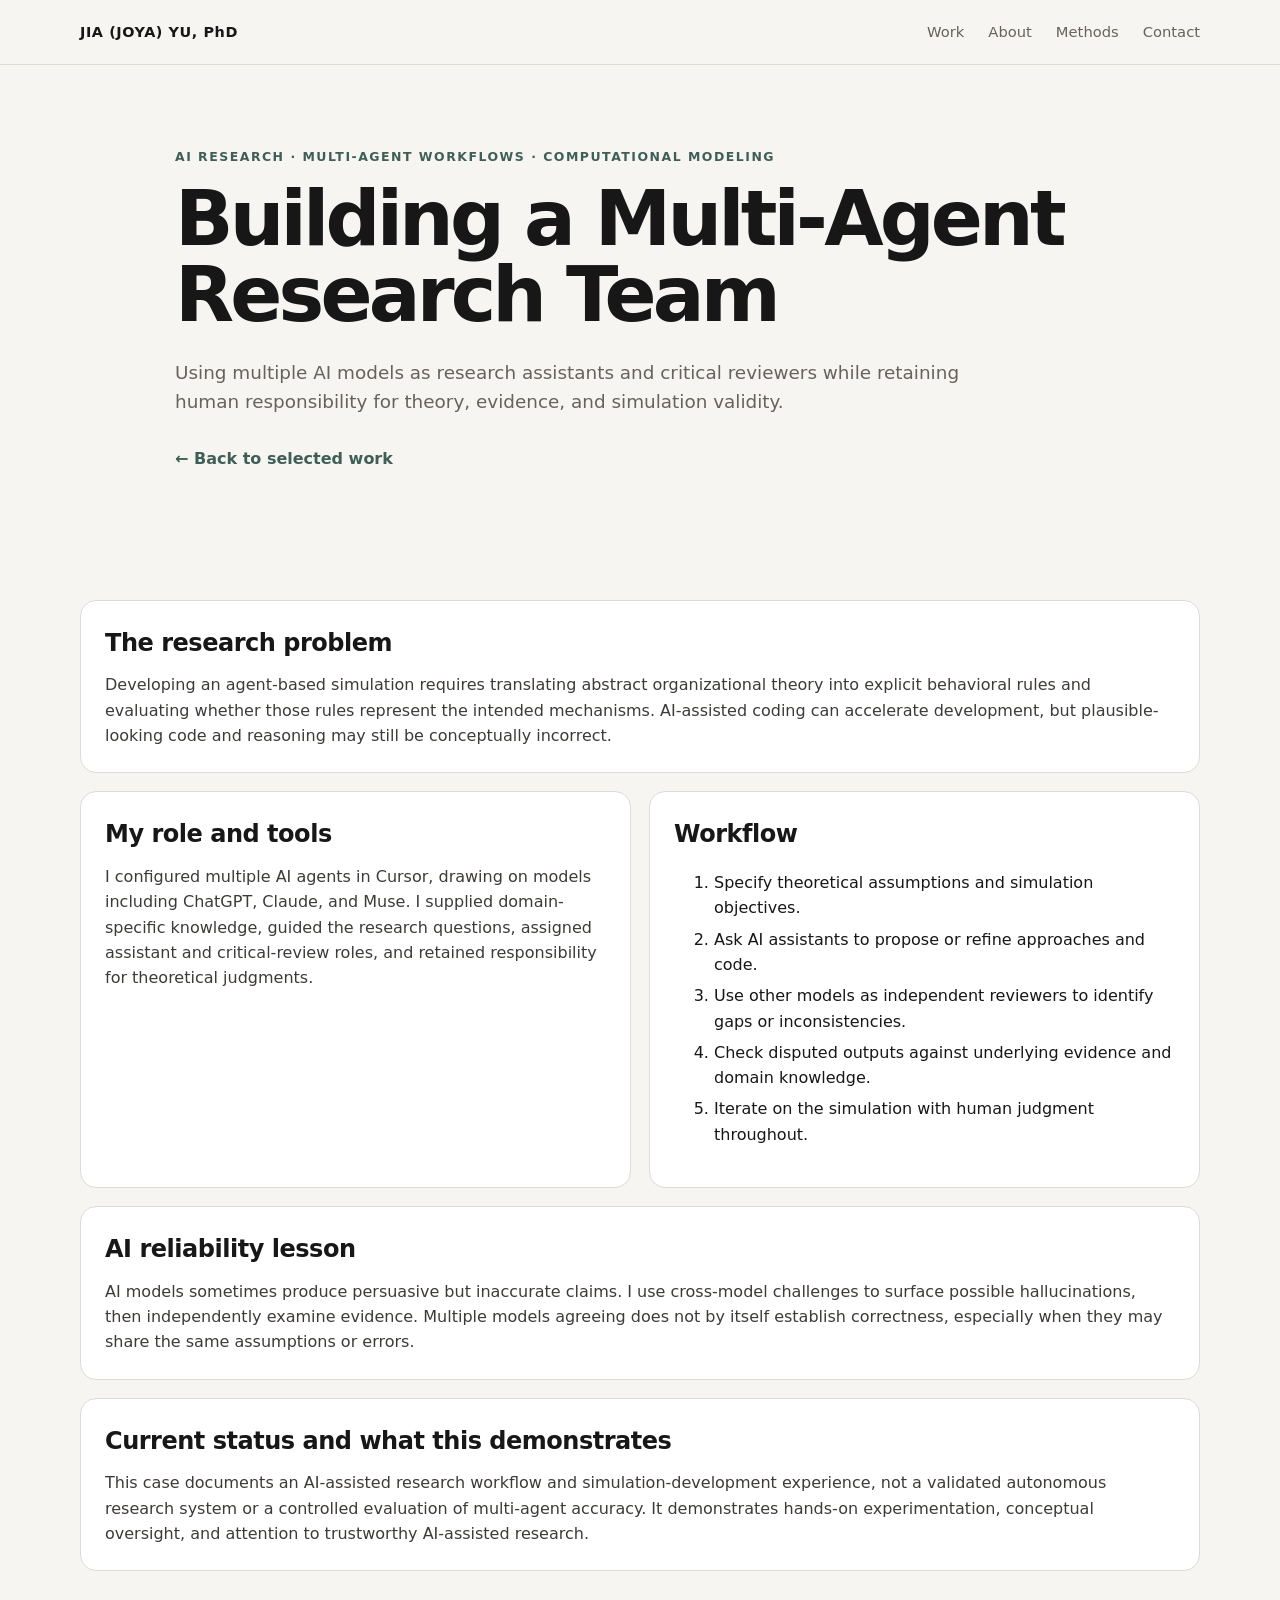
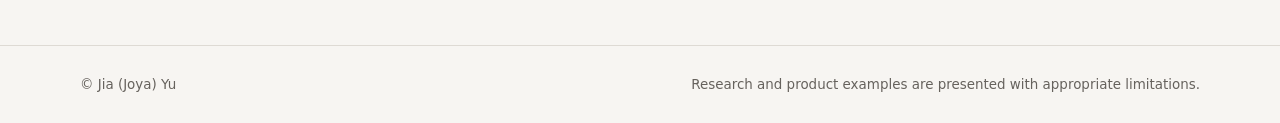
<file: ai-research.html>
<!DOCTYPE html><html lang="en"><head>
<meta name="robots" content="noindex, nofollow"><meta charset="UTF-8"><meta name="viewport" content="width=device-width,initial-scale=1.0"><title>Multi-Agent AI Research Team | Jia (Joya) Yu</title><link rel="stylesheet" href="styles.css"></head><body><header class="site-header"><div class="wrap nav"><a class="brand" href="index.html">JIA (JOYA) YU, PhD</a><nav><a href="index.html#work">Work</a><a href="index.html#about">About</a><a href="index.html#methods">Methods</a><a href="index.html#contact">Contact</a></nav></div></header><main><section class="case-hero wrap"><div class="eyebrow">AI RESEARCH · MULTI-AGENT WORKFLOWS · COMPUTATIONAL MODELING</div><h1>Building a Multi-Agent Research Team</h1><p class="case-summary">Using multiple AI models as research assistants and critical reviewers while retaining human responsibility for theory, evidence, and simulation validity.</p><a class="back" href="index.html#work">← Back to selected work</a></section><section class="section wrap"><div class="case-grid"><div class="case-block full"><h3>The research problem</h3><p>Developing an agent-based simulation requires translating abstract organizational theory into explicit behavioral rules and evaluating whether those rules represent the intended mechanisms. AI-assisted coding can accelerate development, but plausible-looking code and reasoning may still be conceptually incorrect.</p></div><div class="case-block"><h3>My role and tools</h3><p>I configured multiple AI agents in Cursor, drawing on models including ChatGPT, Claude, and Muse. I supplied domain-specific knowledge, guided the research questions, assigned assistant and critical-review roles, and retained responsibility for theoretical judgments.</p></div><div class="case-block"><h3>Workflow</h3><ol><li>Specify theoretical assumptions and simulation objectives.</li><li>Ask AI assistants to propose or refine approaches and code.</li><li>Use other models as independent reviewers to identify gaps or inconsistencies.</li><li>Check disputed outputs against underlying evidence and domain knowledge.</li><li>Iterate on the simulation with human judgment throughout.</li></ol></div><div class="case-block full"><h3>AI reliability lesson</h3><p>AI models sometimes produce persuasive but inaccurate claims. I use cross-model challenges to surface possible hallucinations, then independently examine evidence. Multiple models agreeing does not by itself establish correctness, especially when they may share the same assumptions or errors.</p></div><div class="case-block full"><h3>Current status and what this demonstrates</h3><p>This case documents an AI-assisted research workflow and simulation-development experience, not a validated autonomous research system or a controlled evaluation of multi-agent accuracy. It demonstrates hands-on experimentation, conceptual oversight, and attention to trustworthy AI-assisted research.</p></div></div></section></main><footer><div class="wrap footer-copy"><span>© Jia (Joya) Yu</span><span>Research and product examples are presented with appropriate limitations.</span></div></footer></body></html>
</file>
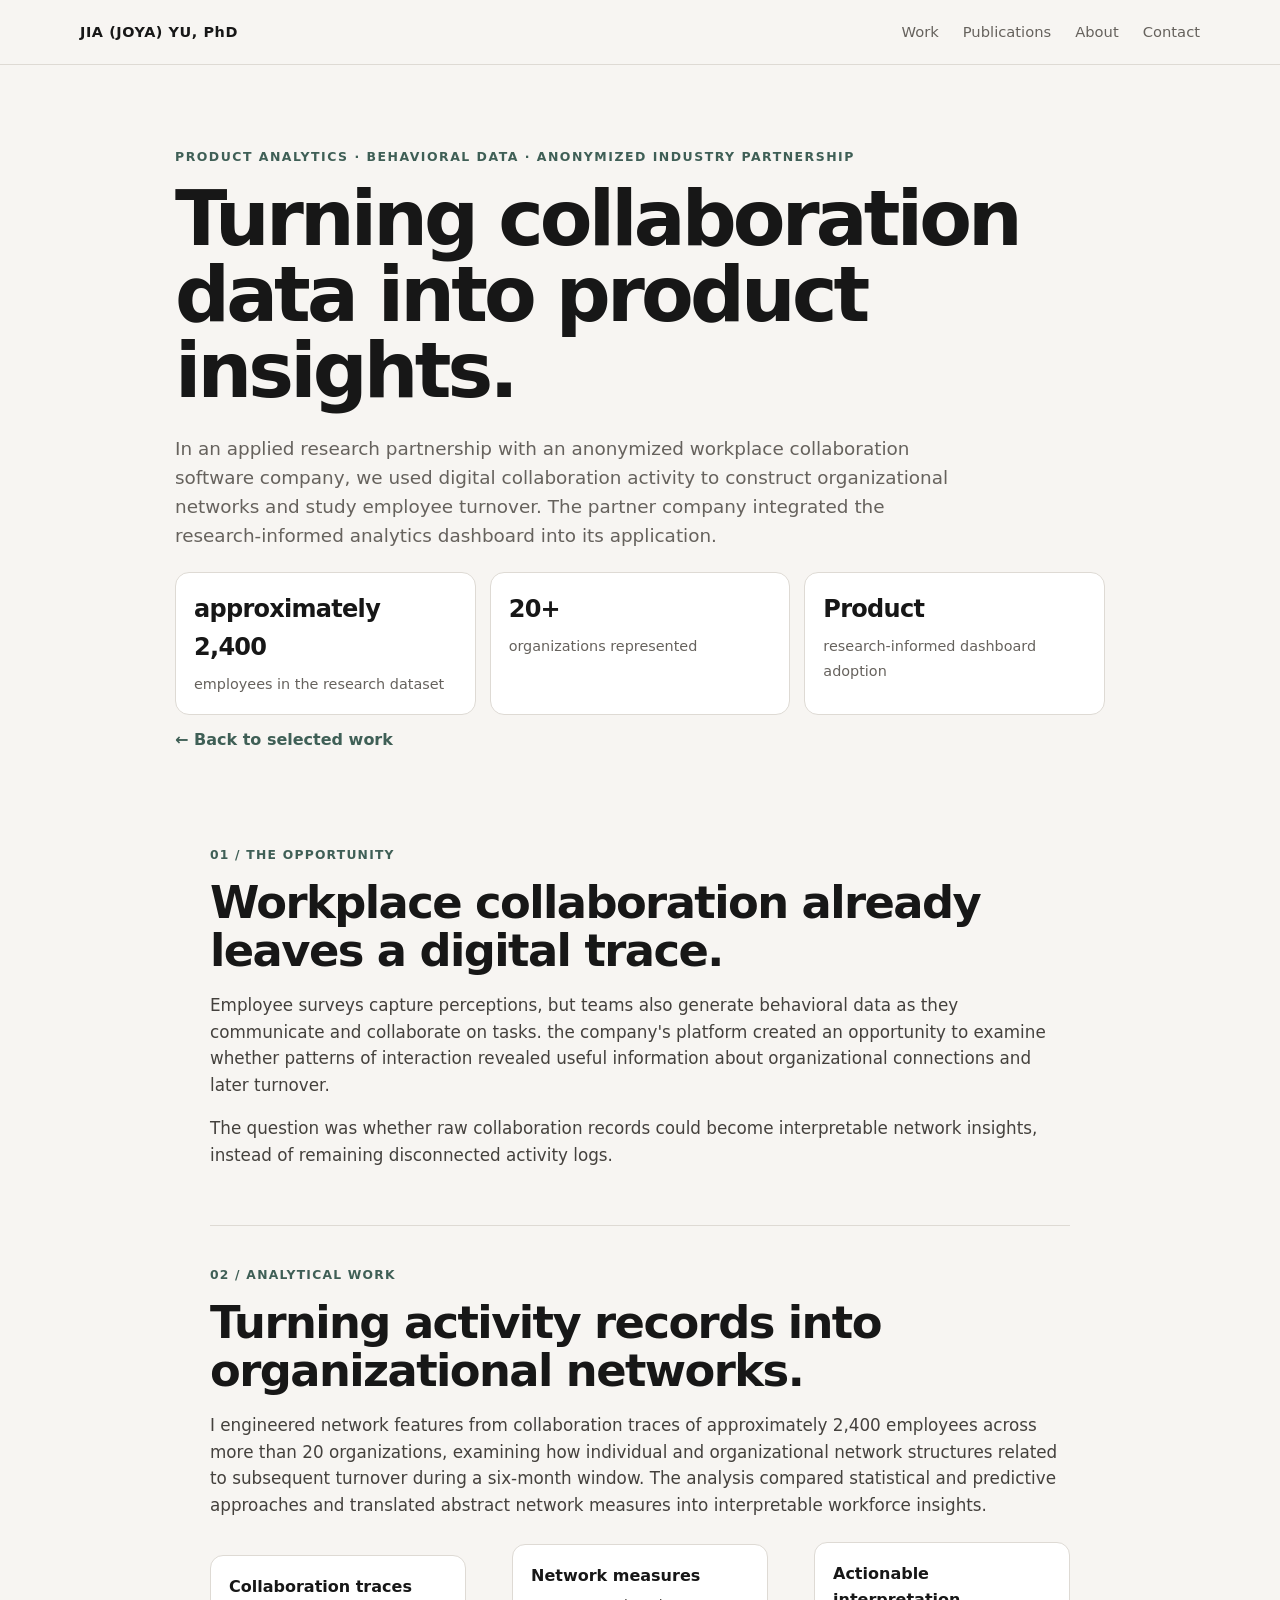
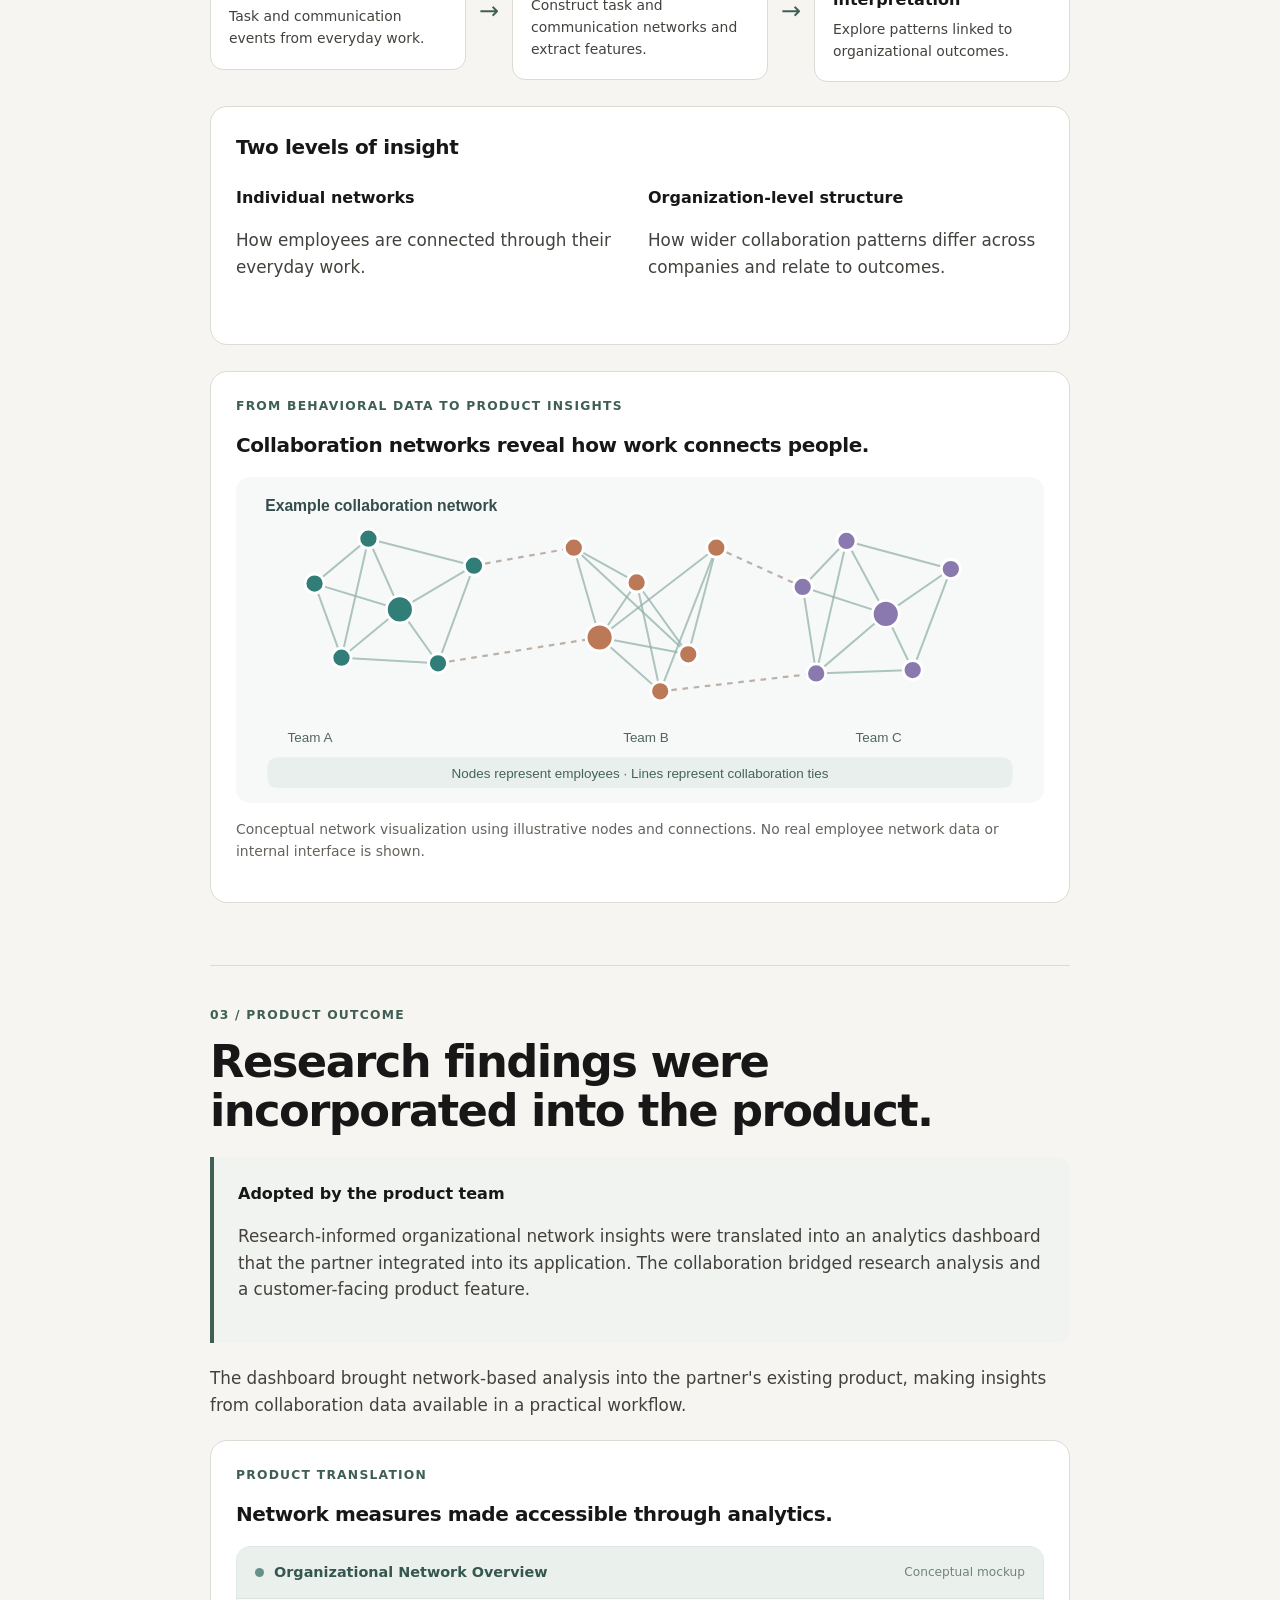
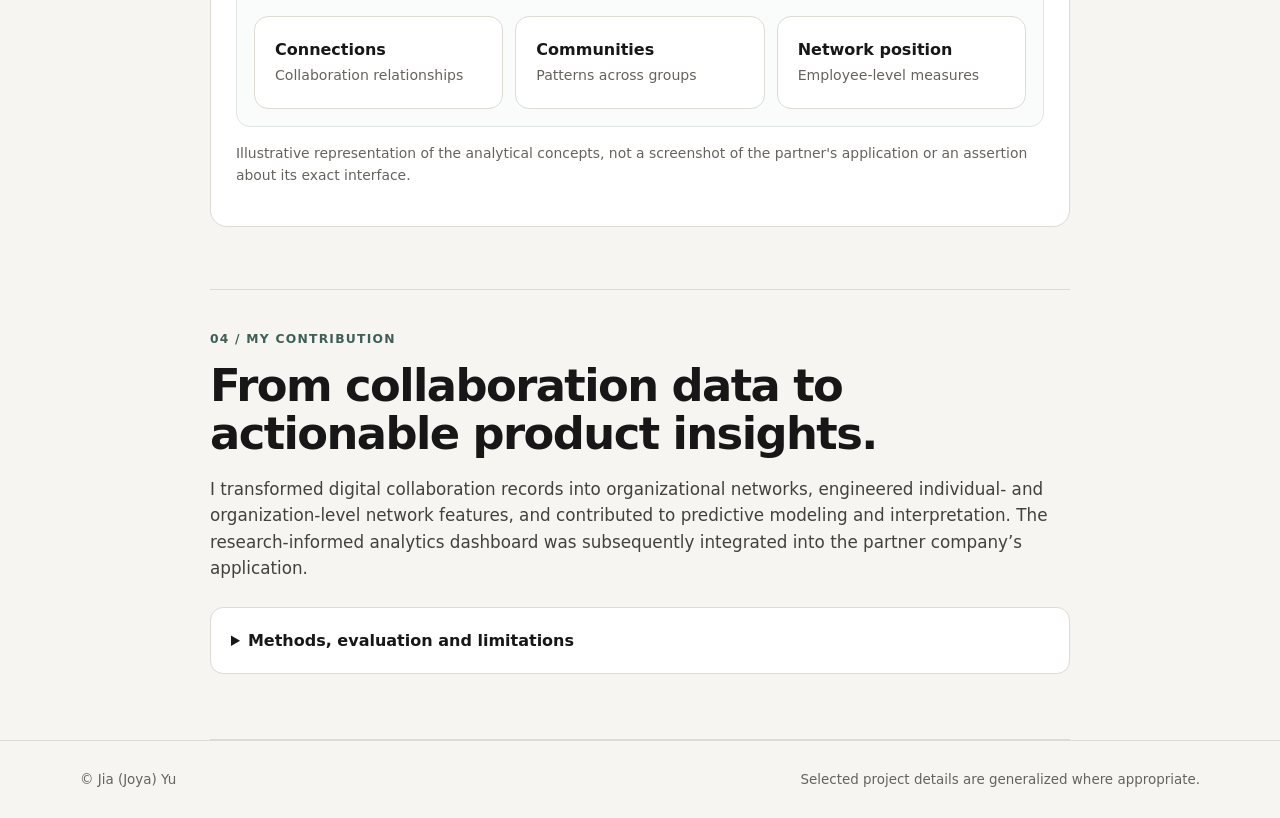
<file: collaboration-analytics.html>
<!DOCTYPE html><html lang="en"><head>
<!-- Google Analytics 4 -->
<script async src="https://www.googletagmanager.com/gtag/js?id=G-L97RHLP43S"></script>
<script>
  window.dataLayer = window.dataLayer || [];
  function gtag(){dataLayer.push(arguments);}
  gtag('js', new Date());
  gtag('config', 'G-L97RHLP43S');
</script>
<meta name="robots" content="noindex, nofollow"><meta charset="UTF-8"><meta name="viewport" content="width=device-width, initial-scale=1"><title>Enterprise Collaboration Analytics | Jia (Joya) Yu</title><link rel="stylesheet" href="styles.css"><style>
.story-narrative{max-width:860px;margin:0 auto}.story-step{padding:40px 0;border-bottom:1px solid var(--line)}.story-step h2{font-size:clamp(1.8rem,3.5vw,2.8rem);margin-bottom:15px}.story-step p{font-size:1.05rem;color:#44413d}.story-label{font-size:.77rem;letter-spacing:.1em;font-weight:800;color:var(--accent);margin-bottom:13px}.story-feature{background:#fff;border:1px solid var(--line);padding:25px;border-radius:17px;margin:22px 0}.story-feature h3{font-size:1.25rem}.story-grid{display:grid;grid-template-columns:repeat(2,1fr);gap:16px;margin:22px 0}.story-fact{background:#fff;border:1px solid var(--line);border-radius:14px;padding:20px}.story-fact strong{font-size:1.55rem;display:block}.story-fact span{font-size:.88rem;color:var(--muted)}.story-flow{display:grid;grid-template-columns:1fr 30px 1fr 30px 1fr;gap:8px;align-items:center;margin:24px 0}.story-flow>div{border:1px solid var(--line);border-radius:13px;background:#fff;padding:18px;min-height:115px}.story-flow .flow-arrow{border:0;background:none;text-align:center;min-height:0;padding:0;font-size:1.5rem;color:var(--accent)}.story-flow b{display:block;margin-bottom:7px}.story-flow p{font-size:.87rem;margin:0}.story-note{font-size:.87rem!important;color:var(--muted)!important}.story-outcome{border-left:4px solid var(--accent);background:#f0f3f0;border-radius:0 14px 14px 0;padding:24px;margin:22px 0}.evidence-grid{display:grid;grid-template-columns:repeat(3,minmax(0,1fr));gap:14px;margin:18px 0}.story-narrative details{background:#fff;border:1px solid var(--line);border-radius:13px;padding:20px;margin:25px 0}.story-narrative summary{font-weight:750;cursor:pointer}.story-narrative details p{font-size:.96rem}@media(max-width:760px){.story-grid,.story-flow,.evidence-grid{grid-template-columns:1fr}.story-flow .flow-arrow{transform:rotate(90deg)}}
</style></head><body><header class="site-header"><div class="wrap nav"><a class="brand" href="index.html">JIA (JOYA) YU, PhD</a><nav><a href="index.html#work">Work</a><a href="index.html#publications">Publications</a><a href="index.html#about">About</a><a href="index.html#contact">Contact</a></nav></div></header><main>
<section class="case-hero wrap"><div class="eyebrow">PRODUCT ANALYTICS · BEHAVIORAL DATA · ANONYMIZED INDUSTRY PARTNERSHIP</div><h1>Turning collaboration data into product insights.</h1><p class="case-summary">In an applied research partnership with an anonymized workplace collaboration software company, we used digital collaboration activity to construct organizational networks and study employee turnover. The partner company integrated the research-informed analytics dashboard into its application.</p><div class="stat-row"><div class="stat"><strong>approximately 2,400</strong><span>employees in the research dataset</span></div><div class="stat"><strong>20+</strong><span>organizations represented</span></div><div class="stat"><strong>Product</strong><span>research-informed dashboard adoption</span></div></div><a class="back" href="index.html#work">← Back to selected work</a></section>
<div class="story-narrative wrap">
<section class="story-step"><div class="story-label">01 / THE OPPORTUNITY</div><h2>Workplace collaboration already leaves a digital trace.</h2><p>Employee surveys capture perceptions, but teams also generate behavioral data as they communicate and collaborate on tasks. the company's platform created an opportunity to examine whether patterns of interaction revealed useful information about organizational connections and later turnover.</p><p>The question was whether raw collaboration records could become interpretable network insights, instead of remaining disconnected activity logs.</p></section>
<section class="story-step"><div class="story-label">02 / ANALYTICAL WORK</div><h2>Turning activity records into organizational networks.</h2><p>I engineered network features from collaboration traces of approximately 2,400 employees across more than 20 organizations, examining how individual and organizational network structures related to subsequent turnover during a six-month window. The analysis compared statistical and predictive approaches and translated abstract network measures into interpretable workforce insights.</p><div class="story-flow"><div><b>Collaboration traces</b><p>Task and communication events from everyday work.</p></div><div class="flow-arrow">→</div><div><b>Network measures</b><p>Construct task and communication networks and extract features.</p></div><div class="flow-arrow">→</div><div><b>Actionable interpretation</b><p>Explore patterns linked to organizational outcomes.</p></div></div><div class="story-feature"><h3>Two levels of insight</h3><div class="story-grid"><div><strong>Individual networks</strong><p>How employees are connected through their everyday work.</p></div><div><strong>Organization-level structure</strong><p>How wider collaboration patterns differ across companies and relate to outcomes.</p></div></div></div>
<div class="story-feature" style="margin-top:26px">
<div class="story-label">FROM BEHAVIORAL DATA TO PRODUCT INSIGHTS</div>
<h3>Collaboration networks reveal how work connects people.</h3>
<svg viewBox="0 0 720 290" role="img" aria-label="Illustrative diagram showing three interconnected employee collaboration communities and representative organizational network insights" style="display:block;width:100%;height:auto;background:#f7f9f8;border-radius:14px;margin:16px 0">
<text x="26" y="30" font-size="14" font-family="Arial,sans-serif" font-weight="700" fill="#344c4a">Example collaboration network</text>
<line x1="70" y1="95" x2="118" y2="55" stroke="#91afa9" stroke-width="1.8" opacity=".72"/><line x1="70" y1="95" x2="146" y2="118" stroke="#91afa9" stroke-width="1.8" opacity=".72"/><line x1="70" y1="95" x2="94" y2="161" stroke="#91afa9" stroke-width="1.8" opacity=".72"/><line x1="118" y1="55" x2="146" y2="118" stroke="#91afa9" stroke-width="1.8" opacity=".72"/><line x1="118" y1="55" x2="212" y2="79" stroke="#91afa9" stroke-width="1.8" opacity=".72"/><line x1="146" y1="118" x2="94" y2="161" stroke="#91afa9" stroke-width="1.8" opacity=".72"/><line x1="146" y1="118" x2="180" y2="166" stroke="#91afa9" stroke-width="1.8" opacity=".72"/><line x1="146" y1="118" x2="212" y2="79" stroke="#91afa9" stroke-width="1.8" opacity=".72"/><line x1="94" y1="161" x2="180" y2="166" stroke="#91afa9" stroke-width="1.8" opacity=".72"/><line x1="180" y1="166" x2="212" y2="79" stroke="#91afa9" stroke-width="1.8" opacity=".72"/><line x1="118" y1="55" x2="94" y2="161" stroke="#91afa9" stroke-width="1.8" opacity=".72"/><line x1="301" y1="63" x2="357" y2="94" stroke="#91afa9" stroke-width="1.8" opacity=".72"/><line x1="301" y1="63" x2="324" y2="143" stroke="#91afa9" stroke-width="1.8" opacity=".72"/><line x1="301" y1="63" x2="403" y2="158" stroke="#91afa9" stroke-width="1.8" opacity=".72"/><line x1="357" y1="94" x2="324" y2="143" stroke="#91afa9" stroke-width="1.8" opacity=".72"/><line x1="357" y1="94" x2="378" y2="191" stroke="#91afa9" stroke-width="1.8" opacity=".72"/><line x1="324" y1="143" x2="403" y2="158" stroke="#91afa9" stroke-width="1.8" opacity=".72"/><line x1="324" y1="143" x2="428" y2="63" stroke="#91afa9" stroke-width="1.8" opacity=".72"/><line x1="324" y1="143" x2="378" y2="191" stroke="#91afa9" stroke-width="1.8" opacity=".72"/><line x1="403" y1="158" x2="428" y2="63" stroke="#91afa9" stroke-width="1.8" opacity=".72"/><line x1="428" y1="63" x2="378" y2="191" stroke="#91afa9" stroke-width="1.8" opacity=".72"/><line x1="357" y1="94" x2="403" y2="158" stroke="#91afa9" stroke-width="1.8" opacity=".72"/><line x1="505" y1="98" x2="544" y2="57" stroke="#91afa9" stroke-width="1.8" opacity=".72"/><line x1="505" y1="98" x2="579" y2="122" stroke="#91afa9" stroke-width="1.8" opacity=".72"/><line x1="505" y1="98" x2="517" y2="175" stroke="#91afa9" stroke-width="1.8" opacity=".72"/><line x1="544" y1="57" x2="579" y2="122" stroke="#91afa9" stroke-width="1.8" opacity=".72"/><line x1="544" y1="57" x2="637" y2="82" stroke="#91afa9" stroke-width="1.8" opacity=".72"/><line x1="579" y1="122" x2="517" y2="175" stroke="#91afa9" stroke-width="1.8" opacity=".72"/><line x1="579" y1="122" x2="603" y2="172" stroke="#91afa9" stroke-width="1.8" opacity=".72"/><line x1="579" y1="122" x2="637" y2="82" stroke="#91afa9" stroke-width="1.8" opacity=".72"/><line x1="517" y1="175" x2="603" y2="172" stroke="#91afa9" stroke-width="1.8" opacity=".72"/><line x1="603" y1="172" x2="637" y2="82" stroke="#91afa9" stroke-width="1.8" opacity=".72"/><line x1="544" y1="57" x2="517" y2="175" stroke="#91afa9" stroke-width="1.8" opacity=".72"/><line x1="212" y1="79" x2="301" y2="63" stroke="#b4a49b" stroke-width="2" stroke-dasharray="5 5" opacity=".85"/><line x1="180" y1="166" x2="324" y2="143" stroke="#b4a49b" stroke-width="2" stroke-dasharray="5 5" opacity=".85"/><line x1="378" y1="191" x2="517" y2="175" stroke="#b4a49b" stroke-width="2" stroke-dasharray="5 5" opacity=".85"/><line x1="428" y1="63" x2="505" y2="98" stroke="#b4a49b" stroke-width="2" stroke-dasharray="5 5" opacity=".85"/><circle cx="70" cy="95" r="8.5" fill="#317d77" stroke="#fff" stroke-width="2.5"/><circle cx="118" cy="55" r="8.5" fill="#317d77" stroke="#fff" stroke-width="2.5"/><circle cx="146" cy="118" r="12" fill="#317d77" stroke="#fff" stroke-width="2.5"/><circle cx="94" cy="161" r="8.5" fill="#317d77" stroke="#fff" stroke-width="2.5"/><circle cx="180" cy="166" r="8.5" fill="#317d77" stroke="#fff" stroke-width="2.5"/><circle cx="212" cy="79" r="8.5" fill="#317d77" stroke="#fff" stroke-width="2.5"/><circle cx="301" cy="63" r="8.5" fill="#bc7957" stroke="#fff" stroke-width="2.5"/><circle cx="357" cy="94" r="8.5" fill="#bc7957" stroke="#fff" stroke-width="2.5"/><circle cx="324" cy="143" r="12" fill="#bc7957" stroke="#fff" stroke-width="2.5"/><circle cx="403" cy="158" r="8.5" fill="#bc7957" stroke="#fff" stroke-width="2.5"/><circle cx="428" cy="63" r="8.5" fill="#bc7957" stroke="#fff" stroke-width="2.5"/><circle cx="378" cy="191" r="8.5" fill="#bc7957" stroke="#fff" stroke-width="2.5"/><circle cx="505" cy="98" r="8.5" fill="#8a79ae" stroke="#fff" stroke-width="2.5"/><circle cx="544" cy="57" r="8.5" fill="#8a79ae" stroke="#fff" stroke-width="2.5"/><circle cx="579" cy="122" r="12" fill="#8a79ae" stroke="#fff" stroke-width="2.5"/><circle cx="517" cy="175" r="8.5" fill="#8a79ae" stroke="#fff" stroke-width="2.5"/><circle cx="603" cy="172" r="8.5" fill="#8a79ae" stroke="#fff" stroke-width="2.5"/><circle cx="637" cy="82" r="8.5" fill="#8a79ae" stroke="#fff" stroke-width="2.5"/>
<g font-family="Arial,sans-serif" font-size="12" fill="#536561"><text x="46" y="236">Team A</text><text x="345" y="236">Team B</text><text x="552" y="236">Team C</text></g>
<rect x="28" y="250" width="664" height="27" rx="8" fill="#e8efec"/>
<text x="360" y="268" text-anchor="middle" font-family="Arial,sans-serif" font-size="12" fill="#44645b">Nodes represent employees · Lines represent collaboration ties</text>
</svg>
<p class="story-note">Conceptual network visualization using illustrative nodes and connections. No real employee network data or internal interface is shown.</p>
</div>
</section>
<section class="story-step"><div class="story-label">03 / PRODUCT OUTCOME</div><h2>Research findings were incorporated into the product.</h2><div class="story-outcome"><strong>Adopted by the product team</strong><p>Research-informed organizational network insights were translated into an analytics dashboard that the partner integrated into its application. The collaboration bridged research analysis and a customer-facing product feature.</p></div><p>The dashboard brought network-based analysis into the partner's existing product, making insights from collaboration data available in a practical workflow.</p><div class="story-feature">
<div class="story-label">PRODUCT TRANSLATION</div>
<h3>Network measures made accessible through analytics.</h3>
<div style="border:1px solid #dfe7e3;border-radius:14px;overflow:hidden;background:#fafcfb;margin:16px 0">
<div style="padding:14px 18px;background:#eaf1ed;border-bottom:1px solid #dae4de;display:flex;gap:10px;align-items:center"><span style="width:9px;height:9px;border-radius:50%;background:#66918a;display:inline-block"></span><strong style="font-size:.9rem;color:#36574f">Organizational Network Overview</strong><span style="margin-left:auto;font-size:.76rem;color:#71847a">Conceptual mockup</span></div>
<div style="display:grid;grid-template-columns:repeat(3,minmax(0,1fr));gap:12px;padding:17px">
<div class="story-fact"><strong style="font-size:1rem">Connections</strong><span>Collaboration relationships</span></div><div class="story-fact"><strong style="font-size:1rem">Communities</strong><span>Patterns across groups</span></div><div class="story-fact"><strong style="font-size:1rem">Network position</strong><span>Employee-level measures</span></div></div></div>
<p class="story-note">Illustrative representation of the analytical concepts, not a screenshot of the partner's application or an assertion about its exact interface.</p>
</div></section>
<section class="story-step"><div class="story-label">04 / MY CONTRIBUTION</div><h2>From collaboration data to actionable product insights.</h2><p>I transformed digital collaboration records into organizational networks, engineered individual- and organization-level network features, and contributed to predictive modeling and interpretation. The research-informed analytics dashboard was subsequently integrated into the partner company’s application.</p><details><summary>Methods, evaluation and limitations</summary><p>Network construction included task-collaboration and communication relationships. Analyses considered individual and organization-level network features, multilevel logistic regression, Random Forest, and Bayesian Rule Sets, with train/test evaluation, cross-validation, and ROC-based assessment.</p><p>We examined associations between collaboration-network features and subsequent turnover using observational data, comparing multilevel logistic regression, Random Forest, and Bayesian Rule Sets. These findings describe relationships in the data rather than causal effects.</p></details></section></div></main><footer><div class="wrap footer-copy"><span>© Jia (Joya) Yu</span><span>Selected project details are generalized where appropriate.</span></div></footer></body></html>
</file>
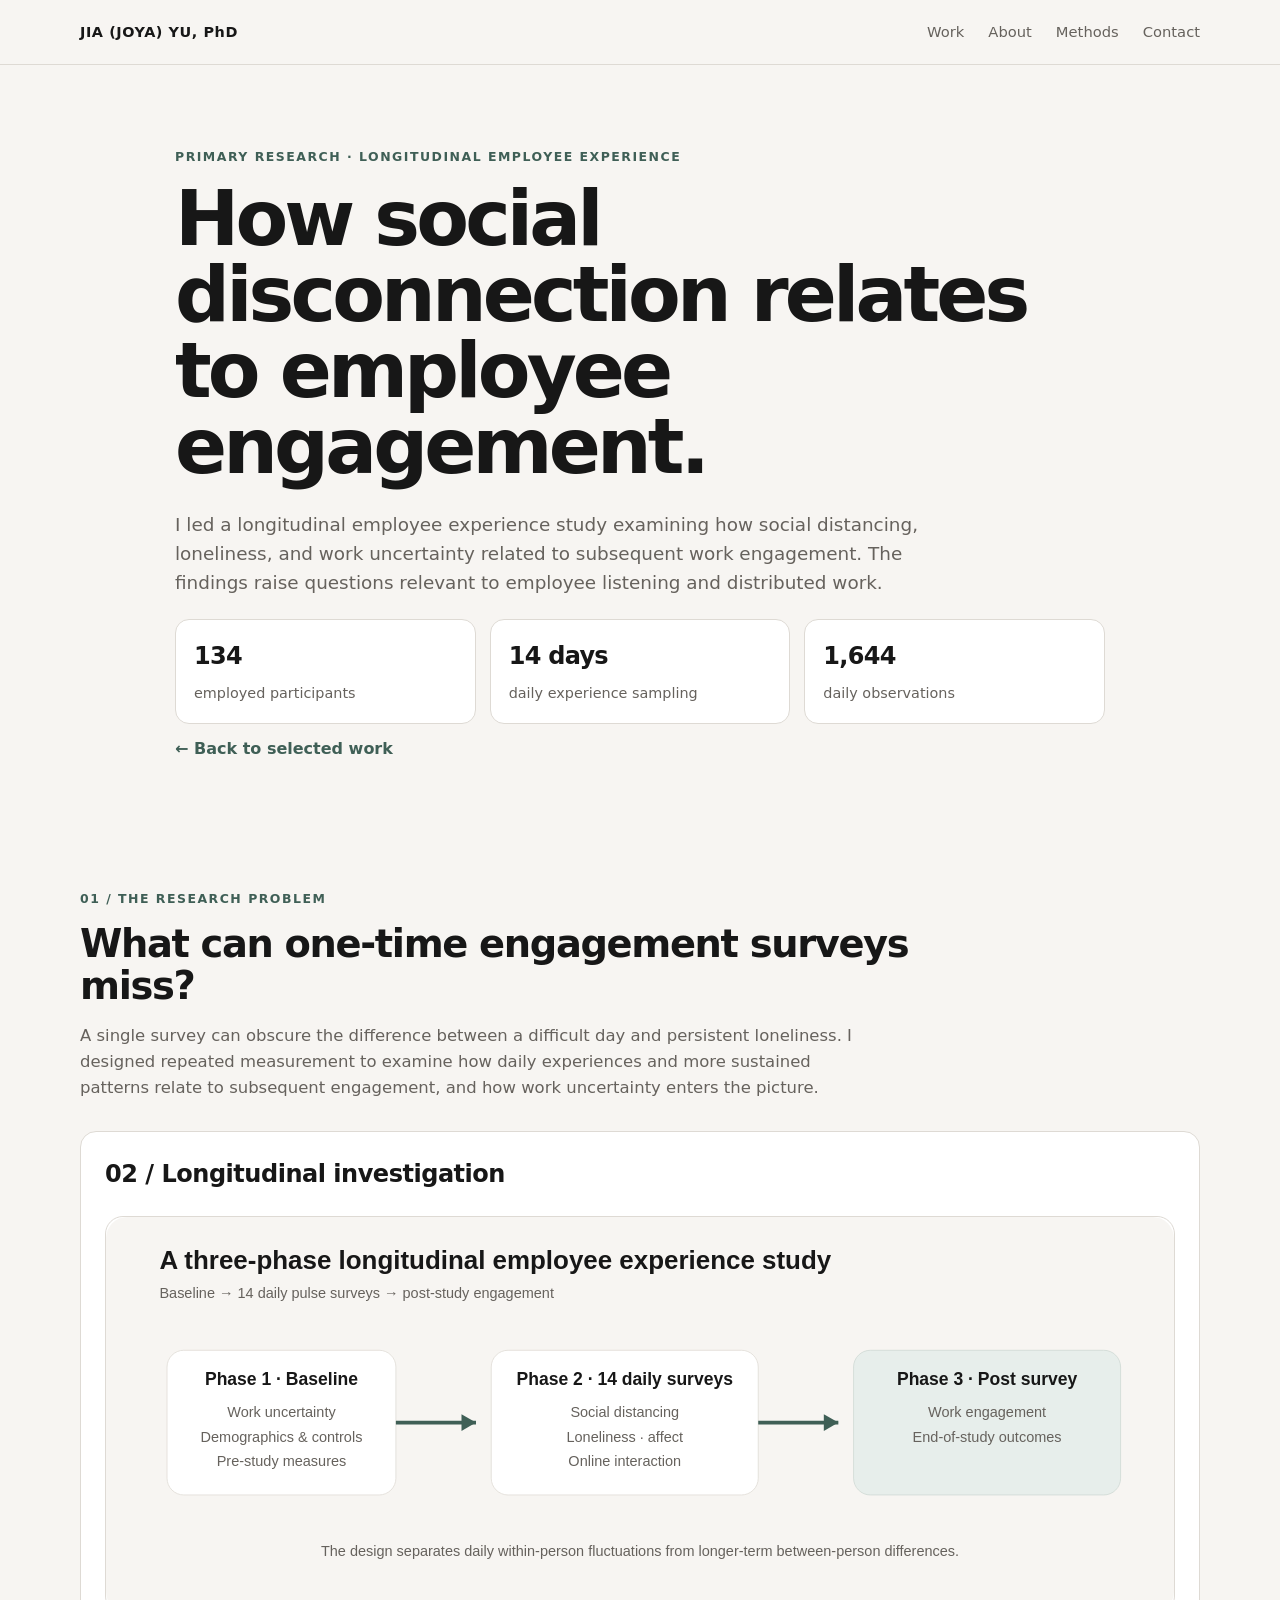
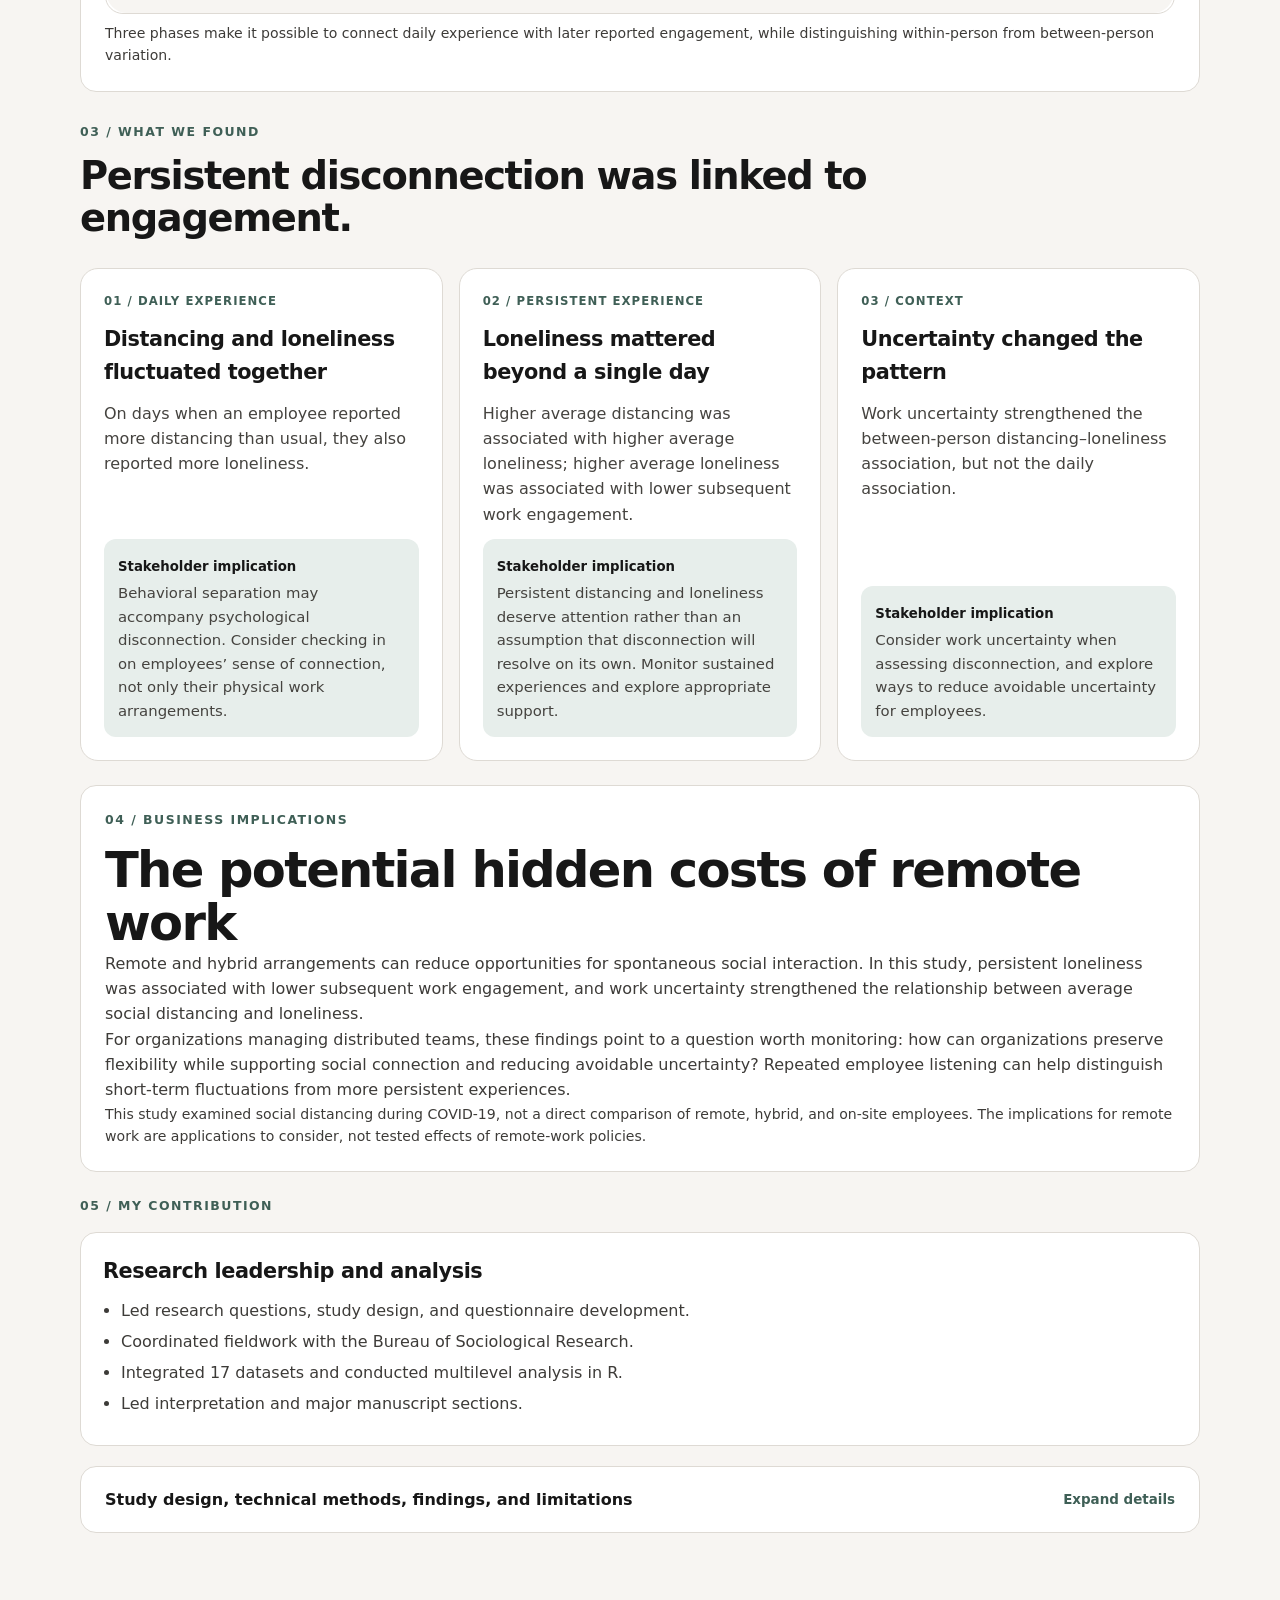
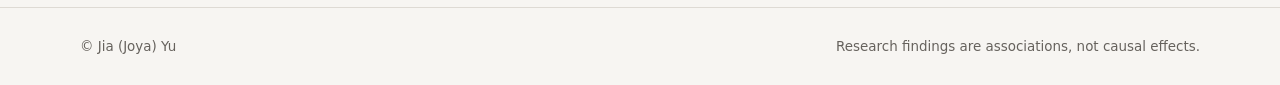
<file: covid.html>
<!DOCTYPE html><html lang="en"><head>
<meta name="robots" content="noindex, nofollow"><meta charset="UTF-8"><meta name="viewport" content="width=device-width,initial-scale=1"><title>COVID-19 Employee Experience | Jia (Joya) Yu</title><link rel="stylesheet" href="styles.css"></head><body>
<header class="site-header"><div class="wrap nav"><a class="brand" href="index.html">JIA (JOYA) YU, PhD</a><nav><a href="index.html#work">Work</a><a href="index.html#about">About</a><a href="index.html#methods">Methods</a><a href="index.html#contact">Contact</a></nav></div></header><main>
<section class="case-hero wrap"><div class="eyebrow">PRIMARY RESEARCH · LONGITUDINAL EMPLOYEE EXPERIENCE</div><h1>How social disconnection relates to employee engagement.</h1><p class="case-summary">I led a longitudinal employee experience study examining how social distancing, loneliness, and work uncertainty related to subsequent work engagement. The findings raise questions relevant to employee listening and distributed work.</p><div class="stat-row"><div class="stat"><strong>134</strong><span>employed participants</span></div><div class="stat"><strong>14 days</strong><span>daily experience sampling</span></div><div class="stat"><strong>1,644</strong><span>daily observations</span></div></div><a class="back" href="index.html#work">← Back to selected work</a></section>
<section class="section wrap compact-case">
<div class="section-heading"><div class="eyebrow">01 / THE RESEARCH PROBLEM</div><h2>What can one-time engagement surveys miss?</h2><p class="case-summary">A single survey can obscure the difference between a difficult day and persistent loneliness. I designed repeated measurement to examine how daily experiences and more sustained patterns relate to subsequent engagement, and how work uncertainty enters the picture.</p></div>
<div class="case-block full" style="margin-bottom:22px"><h3>02 / Longitudinal investigation</h3><div class="covid-visual"><img src="assets/covid_three_phase_design.svg" alt="Baseline survey, 14 daily experience surveys, and post-study outcome survey"></div><p class="visual-note">Three phases make it possible to connect daily experience with later reported engagement, while distinguishing within-person from between-person variation.</p></div>
<div class="section-heading" style="margin-top:30px"><div class="eyebrow">03 / WHAT WE FOUND</div><h2>Persistent disconnection was linked to engagement.</h2></div>
<div class="insight-grid">
<article class="insight-card"><div class="insight-number">01 / DAILY EXPERIENCE</div><h3>Distancing and loneliness fluctuated together</h3><p>On days when an employee reported more distancing than usual, they also reported more loneliness.</p><div class="insight-action"><strong>Stakeholder implication</strong><p>Behavioral separation may accompany psychological disconnection. Consider checking in on employees’ sense of connection, not only their physical work arrangements.</p></div></article>
<article class="insight-card"><div class="insight-number">02 / PERSISTENT EXPERIENCE</div><h3>Loneliness mattered beyond a single day</h3><p>Higher average distancing was associated with higher average loneliness; higher average loneliness was associated with lower subsequent work engagement.</p><div class="insight-action"><strong>Stakeholder implication</strong><p>Persistent distancing and loneliness deserve attention rather than an assumption that disconnection will resolve on its own. Monitor sustained experiences and explore appropriate support.</p></div></article>
<article class="insight-card"><div class="insight-number">03 / CONTEXT</div><h3>Uncertainty changed the pattern</h3><p>Work uncertainty strengthened the between-person distancing–loneliness association, but not the daily association.</p><div class="insight-action"><strong>Stakeholder implication</strong><p>Consider work uncertainty when assessing disconnection, and explore ways to reduce avoidable uncertainty for employees.</p></div></article>
</div>
<div class="case-block full" style="margin:24px 0">
<div class="eyebrow">04 / BUSINESS IMPLICATIONS</div>
<h2>The potential hidden costs of remote work</h2>
<p>Remote and hybrid arrangements can reduce opportunities for spontaneous social interaction. In this study, persistent loneliness was associated with lower subsequent work engagement, and work uncertainty strengthened the relationship between average social distancing and loneliness.</p>
<p>For organizations managing distributed teams, these findings point to a question worth monitoring: how can organizations preserve flexibility while supporting social connection and reducing avoidable uncertainty? Repeated employee listening can help distinguish short-term fluctuations from more persistent experiences.</p>
<p class="visual-note">This study examined social distancing during COVID-19, not a direct comparison of remote, hybrid, and on-site employees. The implications for remote work are applications to consider, not tested effects of remote-work policies.</p>
</div>
<div class="eyebrow" style="margin:16px 0">05 / MY CONTRIBUTION</div><div class="case-grid compact-grid"><div class="case-block full"><h3>Research leadership and analysis</h3><ul><li>Led research questions, study design, and questionnaire development.</li><li>Coordinated fieldwork with the Bureau of Sociological Research.</li><li>Integrated 17 datasets and conducted multilevel analysis in R.</li><li>Led interpretation and major manuscript sections.</li></ul></div>
</div>
<details class="method-details"><summary>Study design, technical methods, findings, and limitations <span>Expand details</span></summary><div class="method-inner">
<h3>Original conceptual framework</h3><div class="original-slide"><img src="assets/covid_conceptual_model_from_ppt.png" alt="Original conceptual model from the study presentation" loading="lazy"></div>
<h3>Sampling and data collection</h3><p>A probability-based Nebraska panel formed the sampling frame. Baseline and follow-up surveys bracketed 14 daily Qualtrics surveys. The Bureau of Sociological Research supported recruitment, IRB logistics, survey deployment, and participant compensation.</p>
<h3>Analysis workflow</h3><p>I merged and checked 17 datasets, assessed nonresponse bias, variance decomposition, and measurement validity, and estimated multilevel mediation and moderation models with covariates and a lagged loneliness control.</p><div class="covid-visual"><img src="assets/covid_methods_pipeline.svg" alt="Study analysis workflow" loading="lazy"></div>
<h3>Distinguishing levels</h3><div class="covid-visual"><img src="assets/covid_esm_multilevel.svg" alt="Daily and between-person model structure" loading="lazy"></div>
<h3>Findings at a glance</h3><div class="covid-visual"><img src="assets/covid_findings.svg" alt="Original visual findings summary" loading="lazy"></div>
<p>Work uncertainty did not significantly moderate the daily distancing–loneliness association, but did moderate the between-person association. The indirect association with engagement was observed at higher—not lower—work uncertainty.</p><h3>Interpretation limits</h3><p>The observational design does not establish causality. Any proposed organizational intervention would require additional evaluation. Results should not be presented as evidence of implemented business changes.</p></div></details>
</section></main><footer><div class="wrap footer-copy"><span>© Jia (Joya) Yu</span><span>Research findings are associations, not causal effects.</span></div></footer></body></html>
</file>
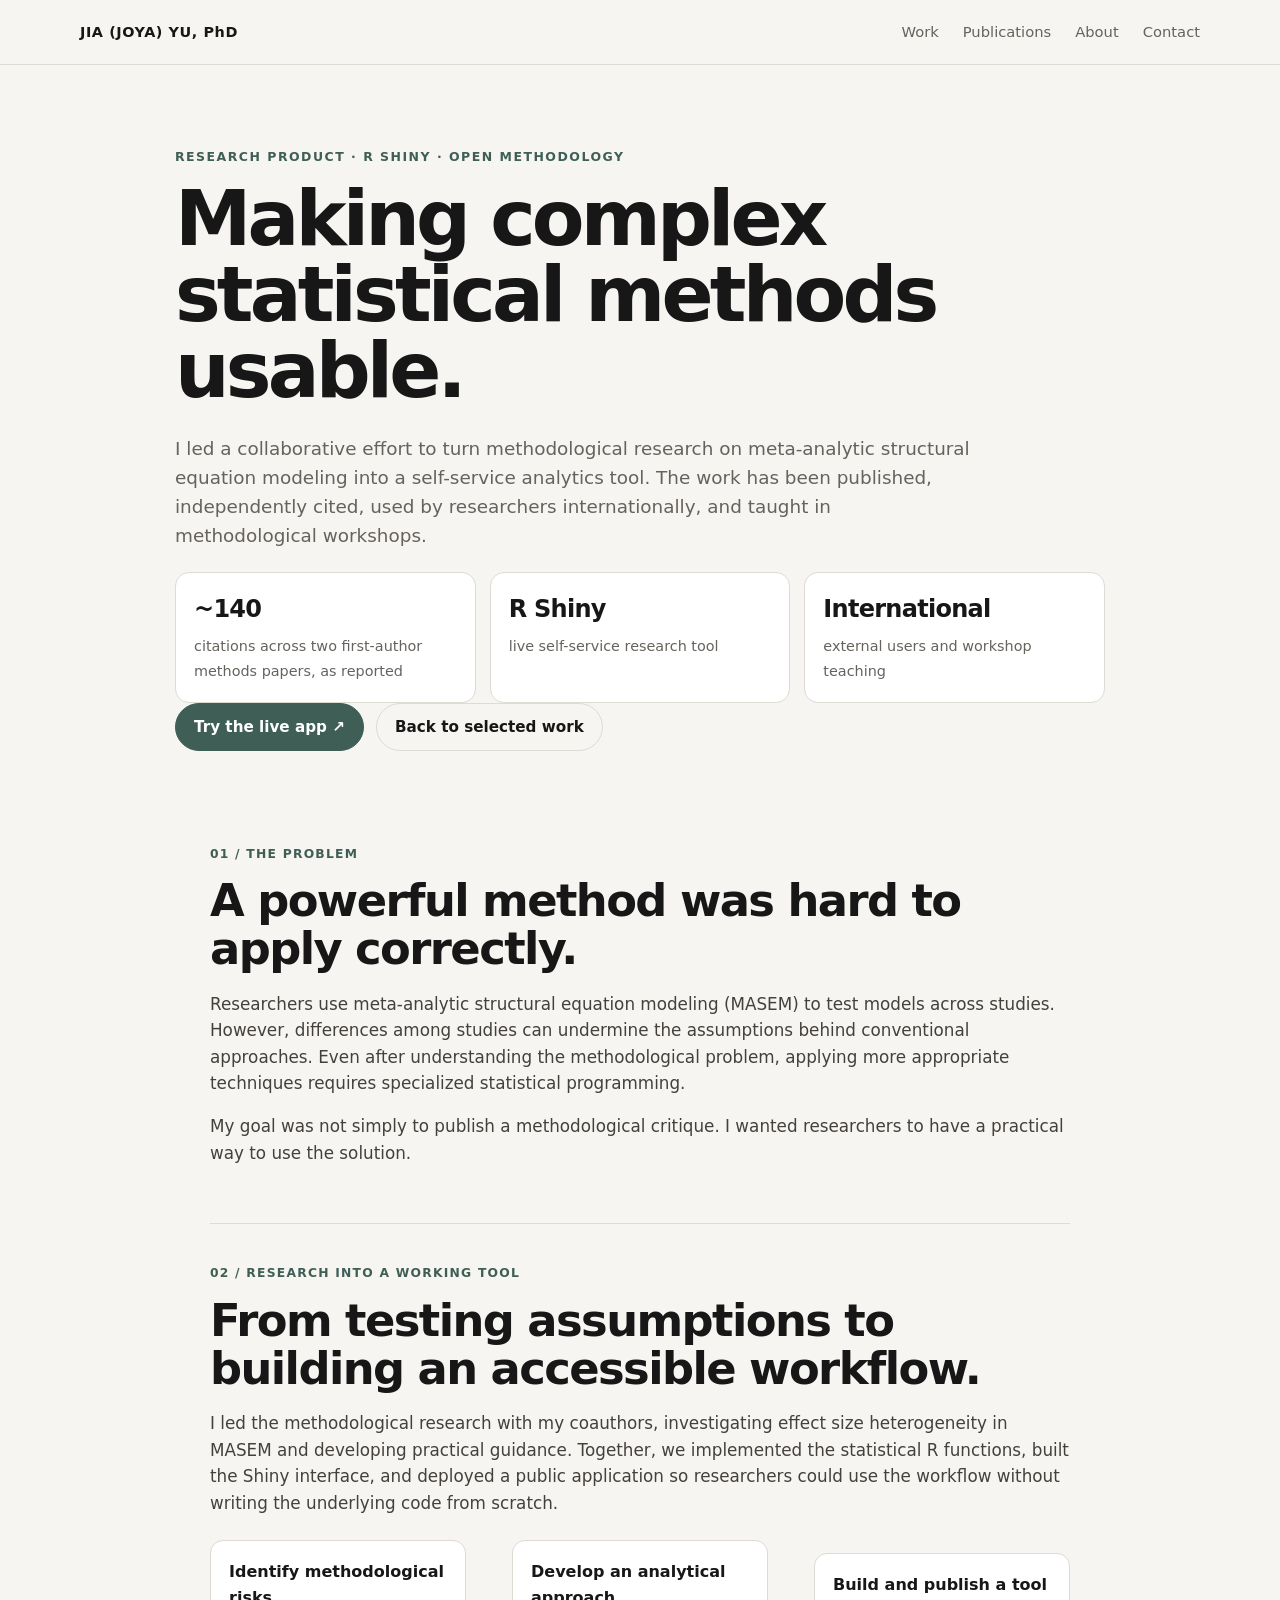
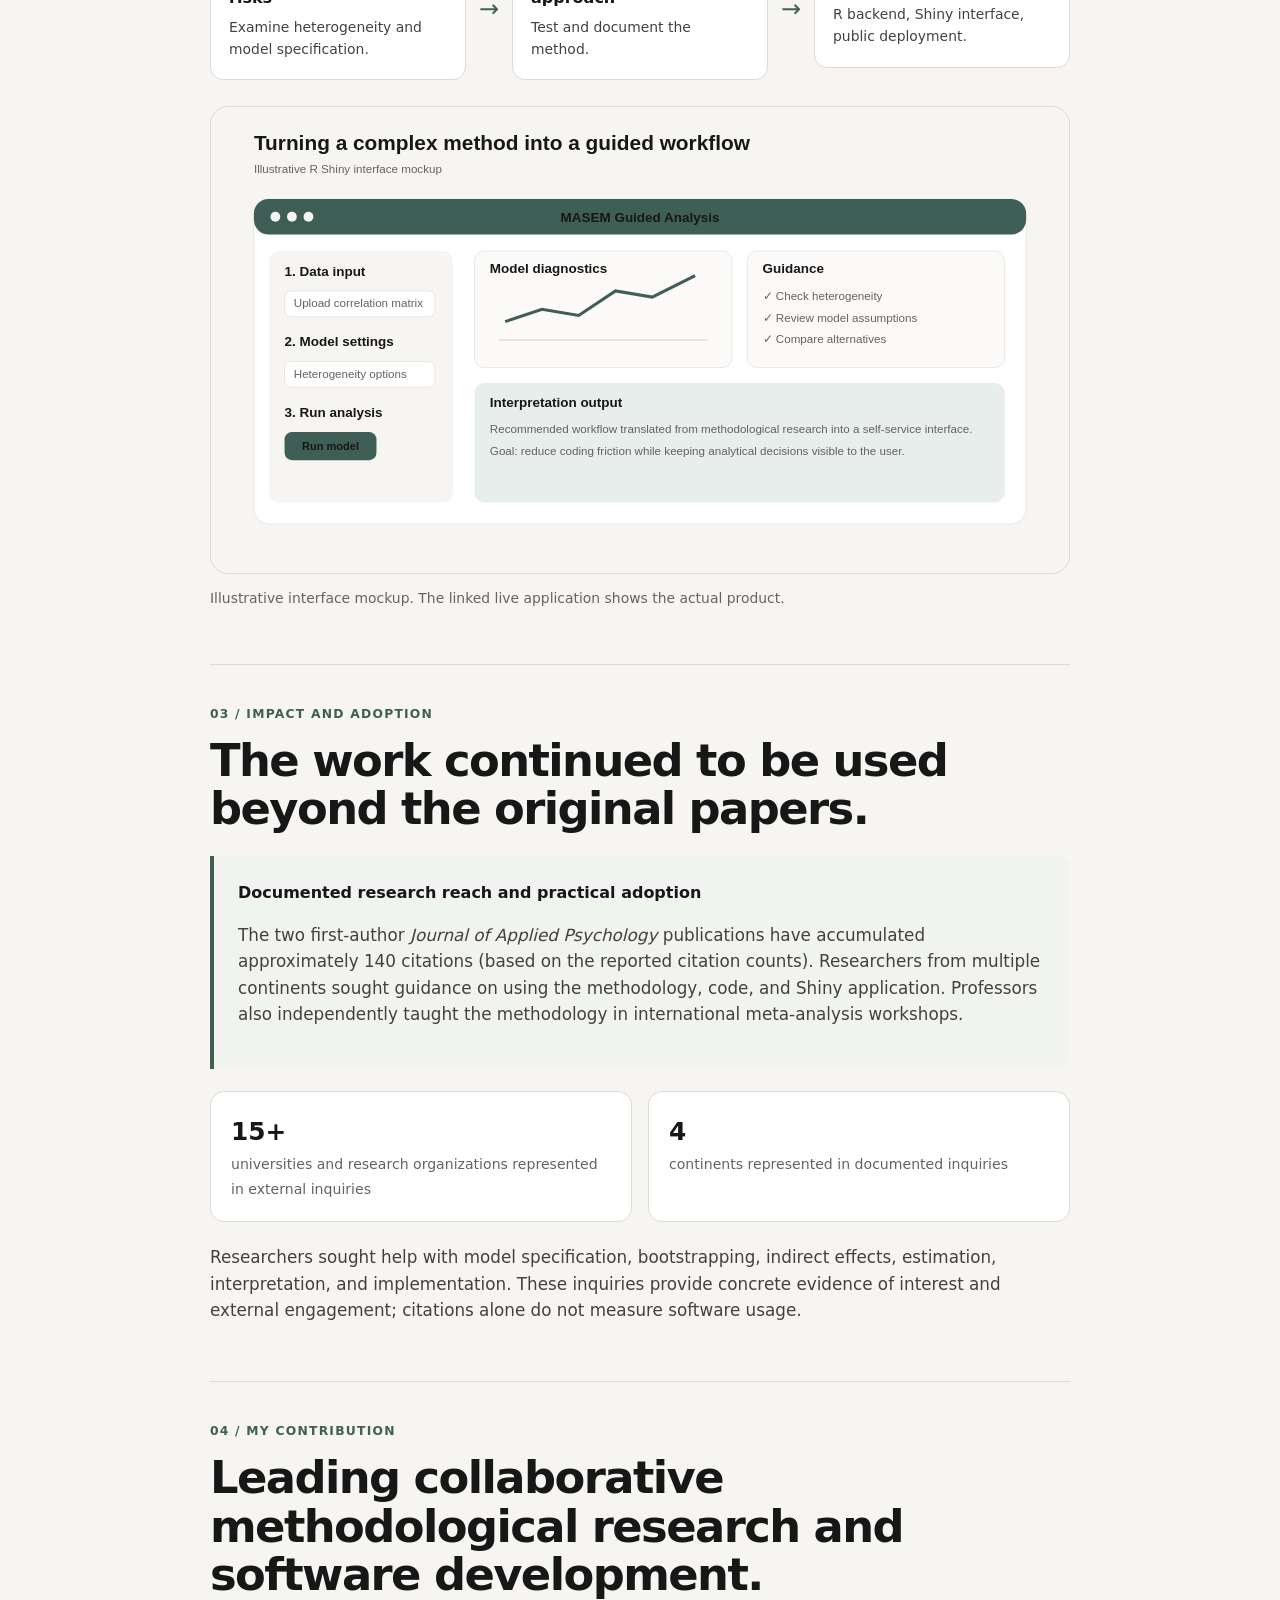
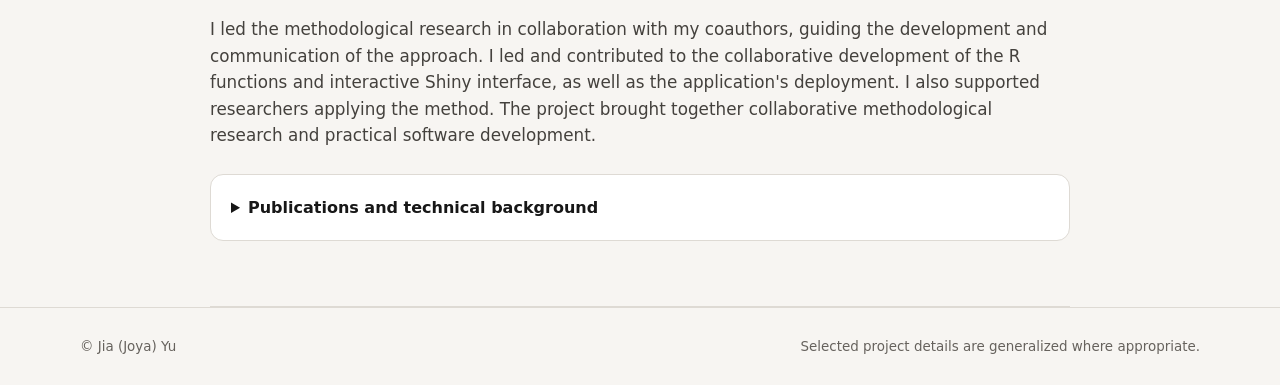
<file: masem.html>
<!DOCTYPE html><html lang="en"><head><meta name="robots" content="noindex, nofollow"><meta charset="UTF-8"><meta name="viewport" content="width=device-width, initial-scale=1"><title>FIMASEM Research Product | Jia (Joya) Yu</title><link rel="stylesheet" href="styles.css"><style>
.story-narrative{max-width:860px;margin:0 auto}.story-step{padding:40px 0;border-bottom:1px solid var(--line)}.story-step h2{font-size:clamp(1.8rem,3.5vw,2.8rem);margin-bottom:15px}.story-step p{font-size:1.05rem;color:#44413d}.story-label{font-size:.77rem;letter-spacing:.1em;font-weight:800;color:var(--accent);margin-bottom:13px}.story-feature{background:#fff;border:1px solid var(--line);padding:25px;border-radius:17px;margin:22px 0}.story-feature h3{font-size:1.25rem}.story-grid{display:grid;grid-template-columns:repeat(2,1fr);gap:16px;margin:22px 0}.story-fact{background:#fff;border:1px solid var(--line);border-radius:14px;padding:20px}.story-fact strong{font-size:1.55rem;display:block}.story-fact span{font-size:.88rem;color:var(--muted)}.story-flow{display:grid;grid-template-columns:1fr 30px 1fr 30px 1fr;gap:8px;align-items:center;margin:24px 0}.story-flow>div{border:1px solid var(--line);border-radius:13px;background:#fff;padding:18px;min-height:115px}.story-flow .flow-arrow{border:0;background:none;text-align:center;min-height:0;padding:0;font-size:1.5rem;color:var(--accent)}.story-flow b{display:block;margin-bottom:7px}.story-flow p{font-size:.87rem;margin:0}.story-note{font-size:.87rem!important;color:var(--muted)!important}.story-outcome{border-left:4px solid var(--accent);background:#f0f3f0;border-radius:0 14px 14px 0;padding:24px;margin:22px 0}.story-narrative details{background:#fff;border:1px solid var(--line);border-radius:13px;padding:20px;margin:25px 0}.story-narrative summary{font-weight:750;cursor:pointer}.story-narrative details p{font-size:.96rem}@media(max-width:760px){.story-grid,.story-flow{grid-template-columns:1fr}.story-flow .flow-arrow{transform:rotate(90deg)}}
</style></head><body><header class="site-header"><div class="wrap nav"><a class="brand" href="index.html">JIA (JOYA) YU, PhD</a><nav><a href="index.html#work">Work</a><a href="index.html#publications">Publications</a><a href="index.html#about">About</a><a href="index.html#contact">Contact</a></nav></div></header><main>
<section class="case-hero wrap"><div class="eyebrow">RESEARCH PRODUCT · R SHINY · OPEN METHODOLOGY</div><h1>Making complex statistical methods usable.</h1><p class="case-summary">I led a collaborative effort to turn methodological research on meta-analytic structural equation modeling into a self-service analytics tool. The work has been published, independently cited, used by researchers internationally, and taught in methodological workshops.</p><div class="stat-row"><div class="stat"><strong>~140</strong><span>citations across two first-author methods papers, as reported</span></div><div class="stat"><strong>R Shiny</strong><span>live self-service research tool</span></div><div class="stat"><strong>International</strong><span>external users and workshop teaching</span></div></div><div class="hero-actions"><a class="button primary" href="https://mgmt.shinyapps.io/masem/" target="_blank" rel="noopener noreferrer">Try the live app ↗</a><a class="button secondary" href="index.html#work">Back to selected work</a></div></section>
<div class="story-narrative wrap">
<section class="story-step"><div class="story-label">01 / THE PROBLEM</div><h2>A powerful method was hard to apply correctly.</h2><p>Researchers use meta-analytic structural equation modeling (MASEM) to test models across studies. However, differences among studies can undermine the assumptions behind conventional approaches. Even after understanding the methodological problem, applying more appropriate techniques requires specialized statistical programming.</p><p>My goal was not simply to publish a methodological critique. I wanted researchers to have a practical way to use the solution.</p></section>
<section class="story-step"><div class="story-label">02 / RESEARCH INTO A WORKING TOOL</div><h2>From testing assumptions to building an accessible workflow.</h2><p>I led the methodological research with my coauthors, investigating effect size heterogeneity in MASEM and developing practical guidance. Together, we implemented the statistical R functions, built the Shiny interface, and deployed a public application so researchers could use the workflow without writing the underlying code from scratch.</p><div class="story-flow"><div><b>Identify methodological risks</b><p>Examine heterogeneity and model specification.</p></div><div class="flow-arrow">→</div><div><b>Develop an analytical approach</b><p>Test and document the method.</p></div><div class="flow-arrow">→</div><div><b>Build and publish a tool</b><p>R backend, Shiny interface, public deployment.</p></div></div><div class="portfolio-visual"><img src="assets/masem_shiny_mockup.svg" alt="Illustrative interface mockup of the MASEM research tool"></div><p class="story-note">Illustrative interface mockup. The linked live application shows the actual product.</p></section>
<section class="story-step"><div class="story-label">03 / IMPACT AND ADOPTION</div><h2>The work continued to be used beyond the original papers.</h2><div class="story-outcome"><strong>Documented research reach and practical adoption</strong><p>The two first-author <em>Journal of Applied Psychology</em> publications have accumulated approximately 140 citations (based on the reported citation counts). Researchers from multiple continents sought guidance on using the methodology, code, and Shiny application. Professors also independently taught the methodology in international meta-analysis workshops.</p></div><div class="story-grid"><div class="story-fact"><strong>15+</strong><span>universities and research organizations represented in external inquiries</span></div><div class="story-fact"><strong>4</strong><span>continents represented in documented inquiries</span></div></div><p>Researchers sought help with model specification, bootstrapping, indirect effects, estimation, interpretation, and implementation. These inquiries provide concrete evidence of interest and external engagement; citations alone do not measure software usage.</p></section>
<section class="story-step"><div class="story-label">04 / MY CONTRIBUTION</div><h2>Leading collaborative methodological research and software development.</h2><p>I led the methodological research in collaboration with my coauthors, guiding the development and communication of the approach. I led and contributed to the collaborative development of the R functions and interactive Shiny interface, as well as the application's deployment. I also supported researchers applying the method. The project brought together collaborative methodological research and practical software development.</p><details><summary>Publications and technical background</summary><p>Yu, J., Downes, P. E., Carter, K., &amp; O'Boyle, E. H. (2016). The problem of effect size heterogeneity in meta-analytic structural equation modeling. <em>Journal of Applied Psychology, 101</em>(10), 1457–1473.</p><p>Yu, J., Downes, P. E., Carter, K., &amp; O'Boyle, E. H. (2018). The heterogeneity problem in meta-analytic structural equation modeling (MASEM) revisited: A reply to Cheung. <em>Journal of Applied Psychology, 103</em>(7), 804–811.</p><p>The product is a specialized research tool rather than a general-purpose commercial SaaS platform. Its impact is best represented through scholarly adoption, documented user engagement, workshops, and a working public application.</p></details></section></div></main><footer><div class="wrap footer-copy"><span>© Jia (Joya) Yu</span><span>Selected project details are generalized where appropriate.</span></div></footer></body></html>
</file>
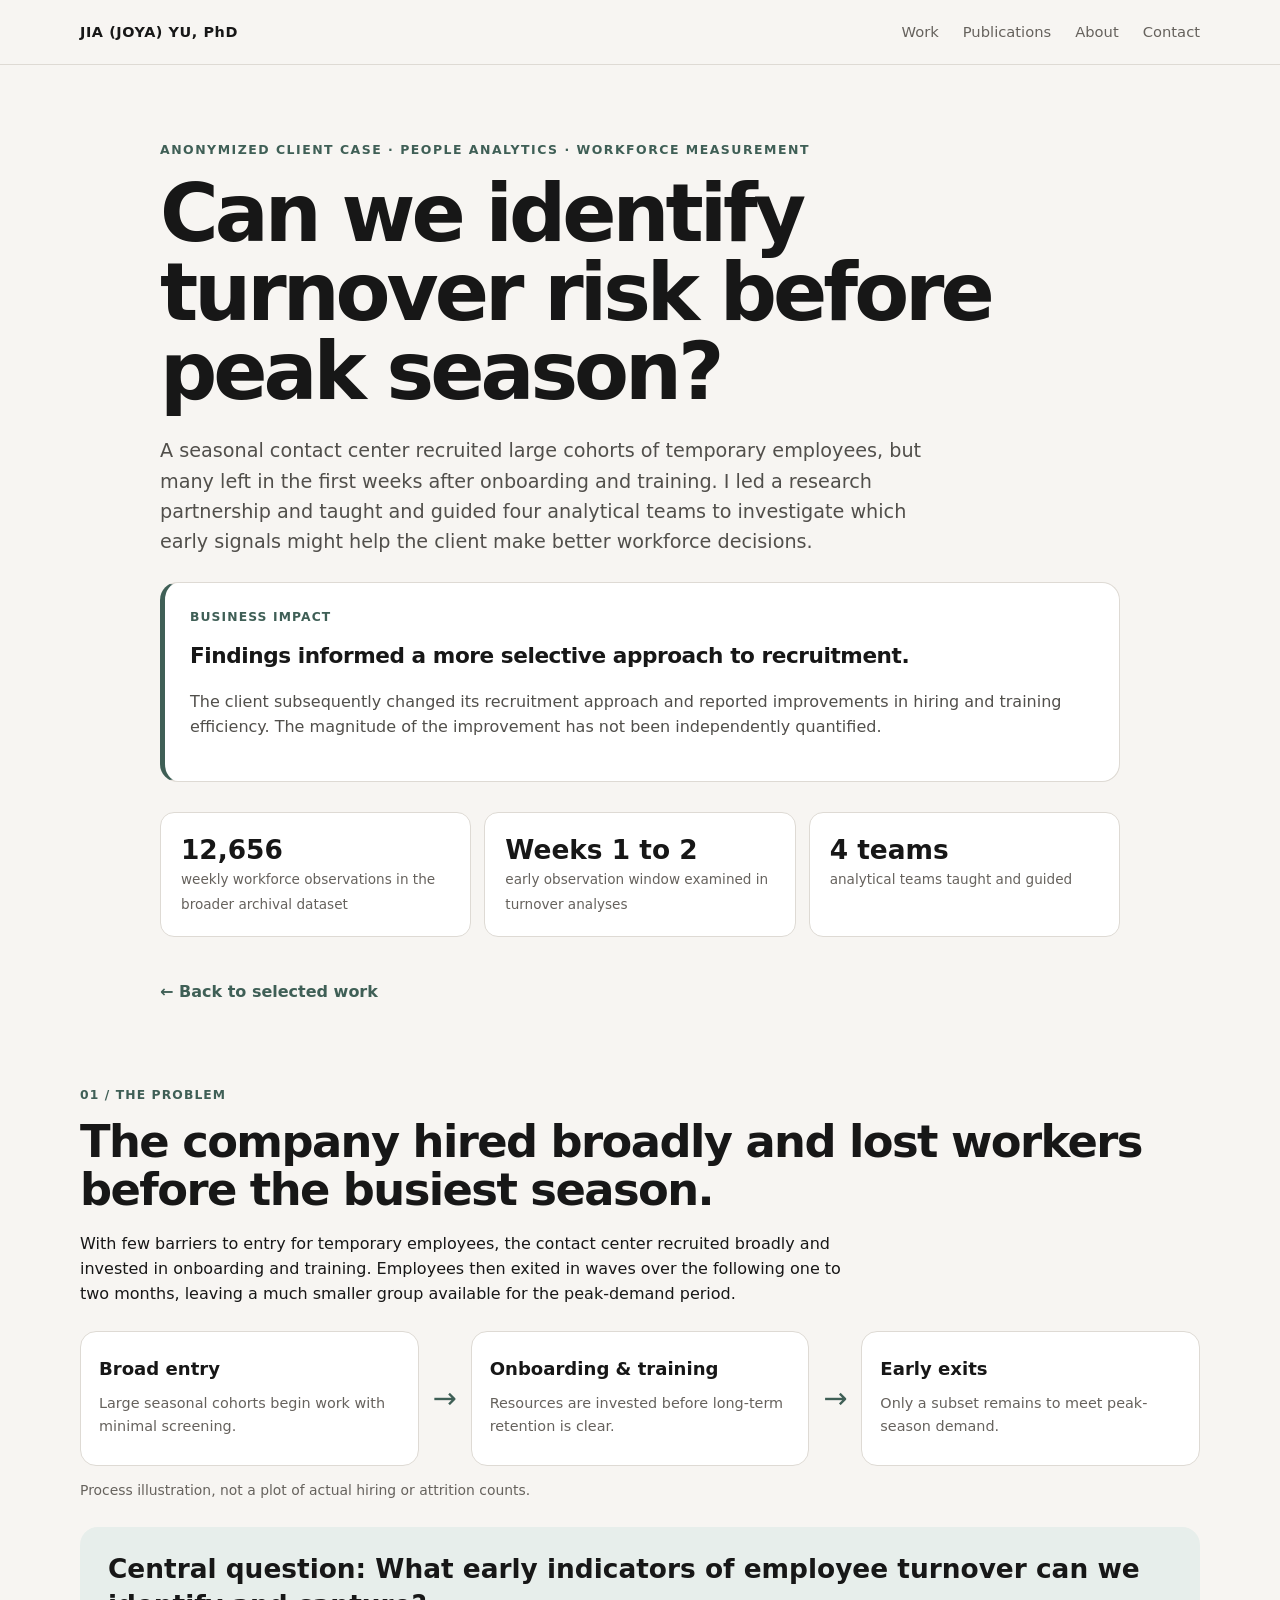
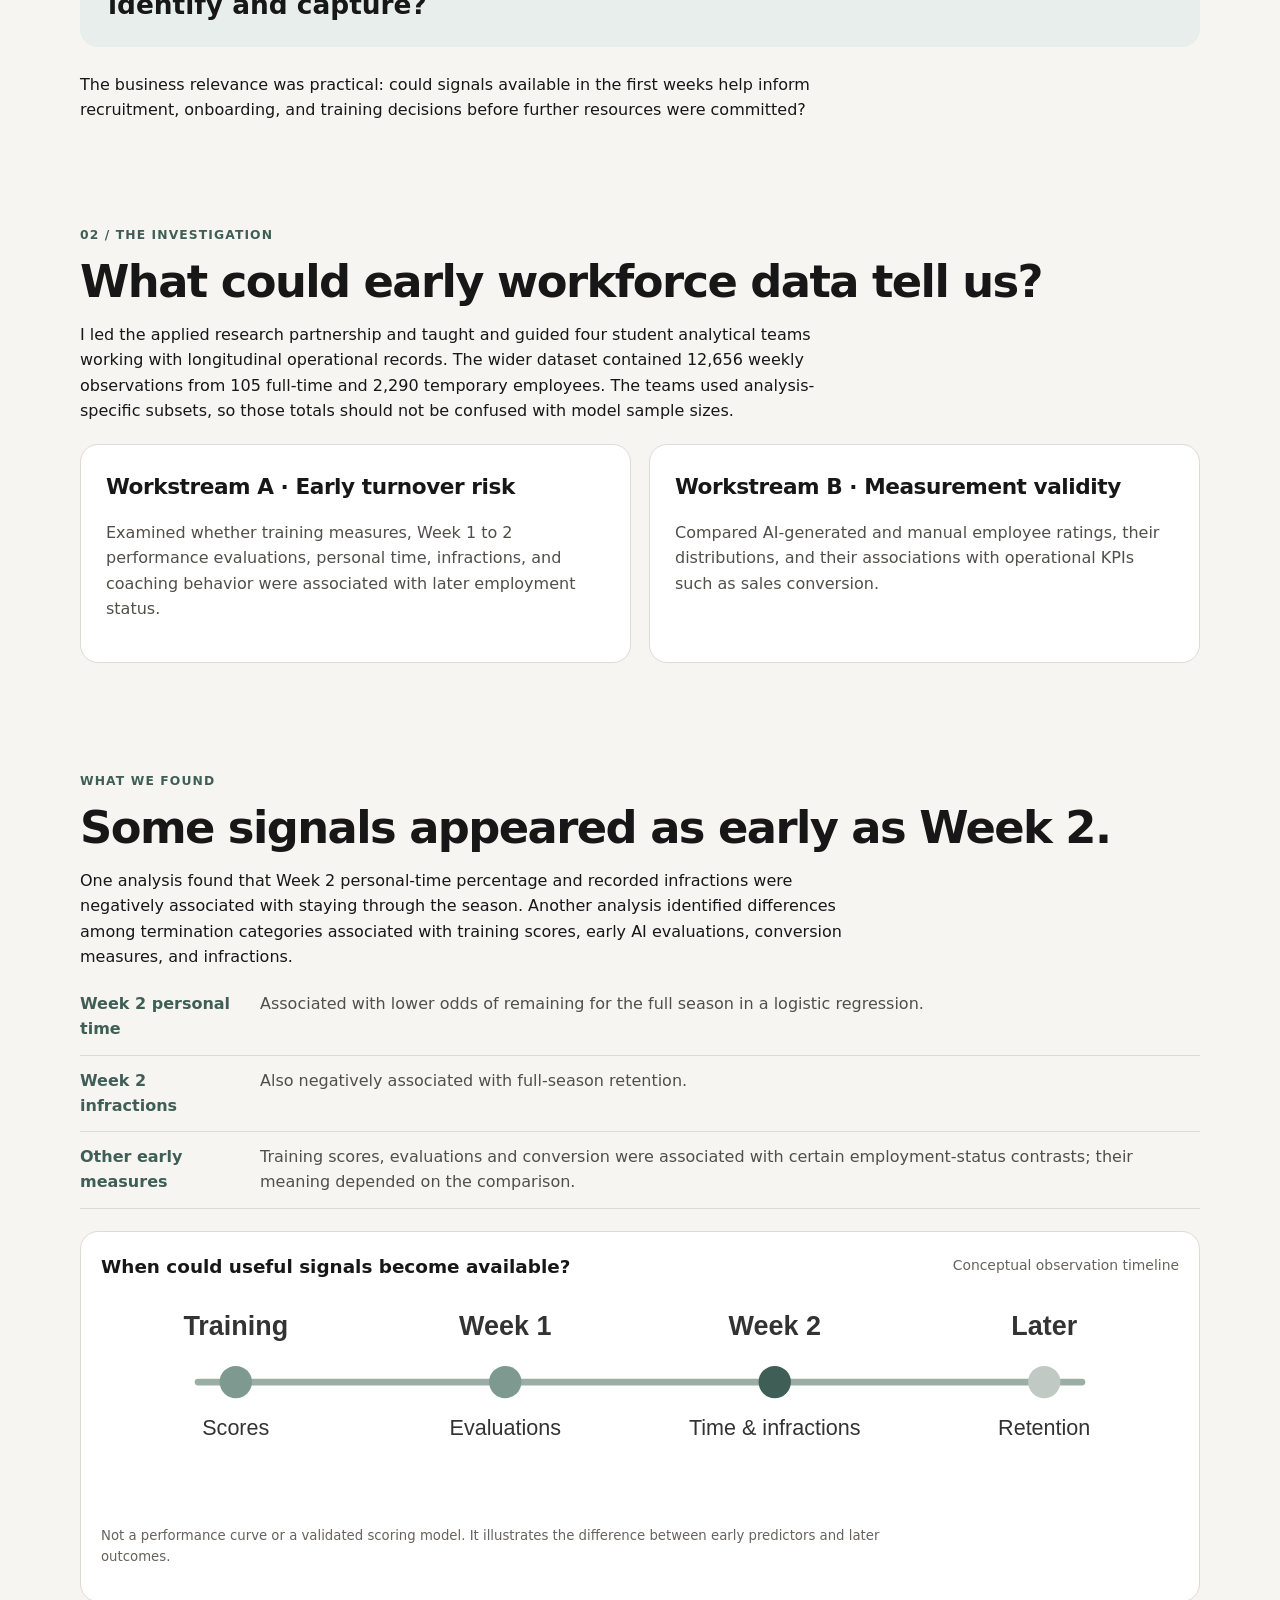
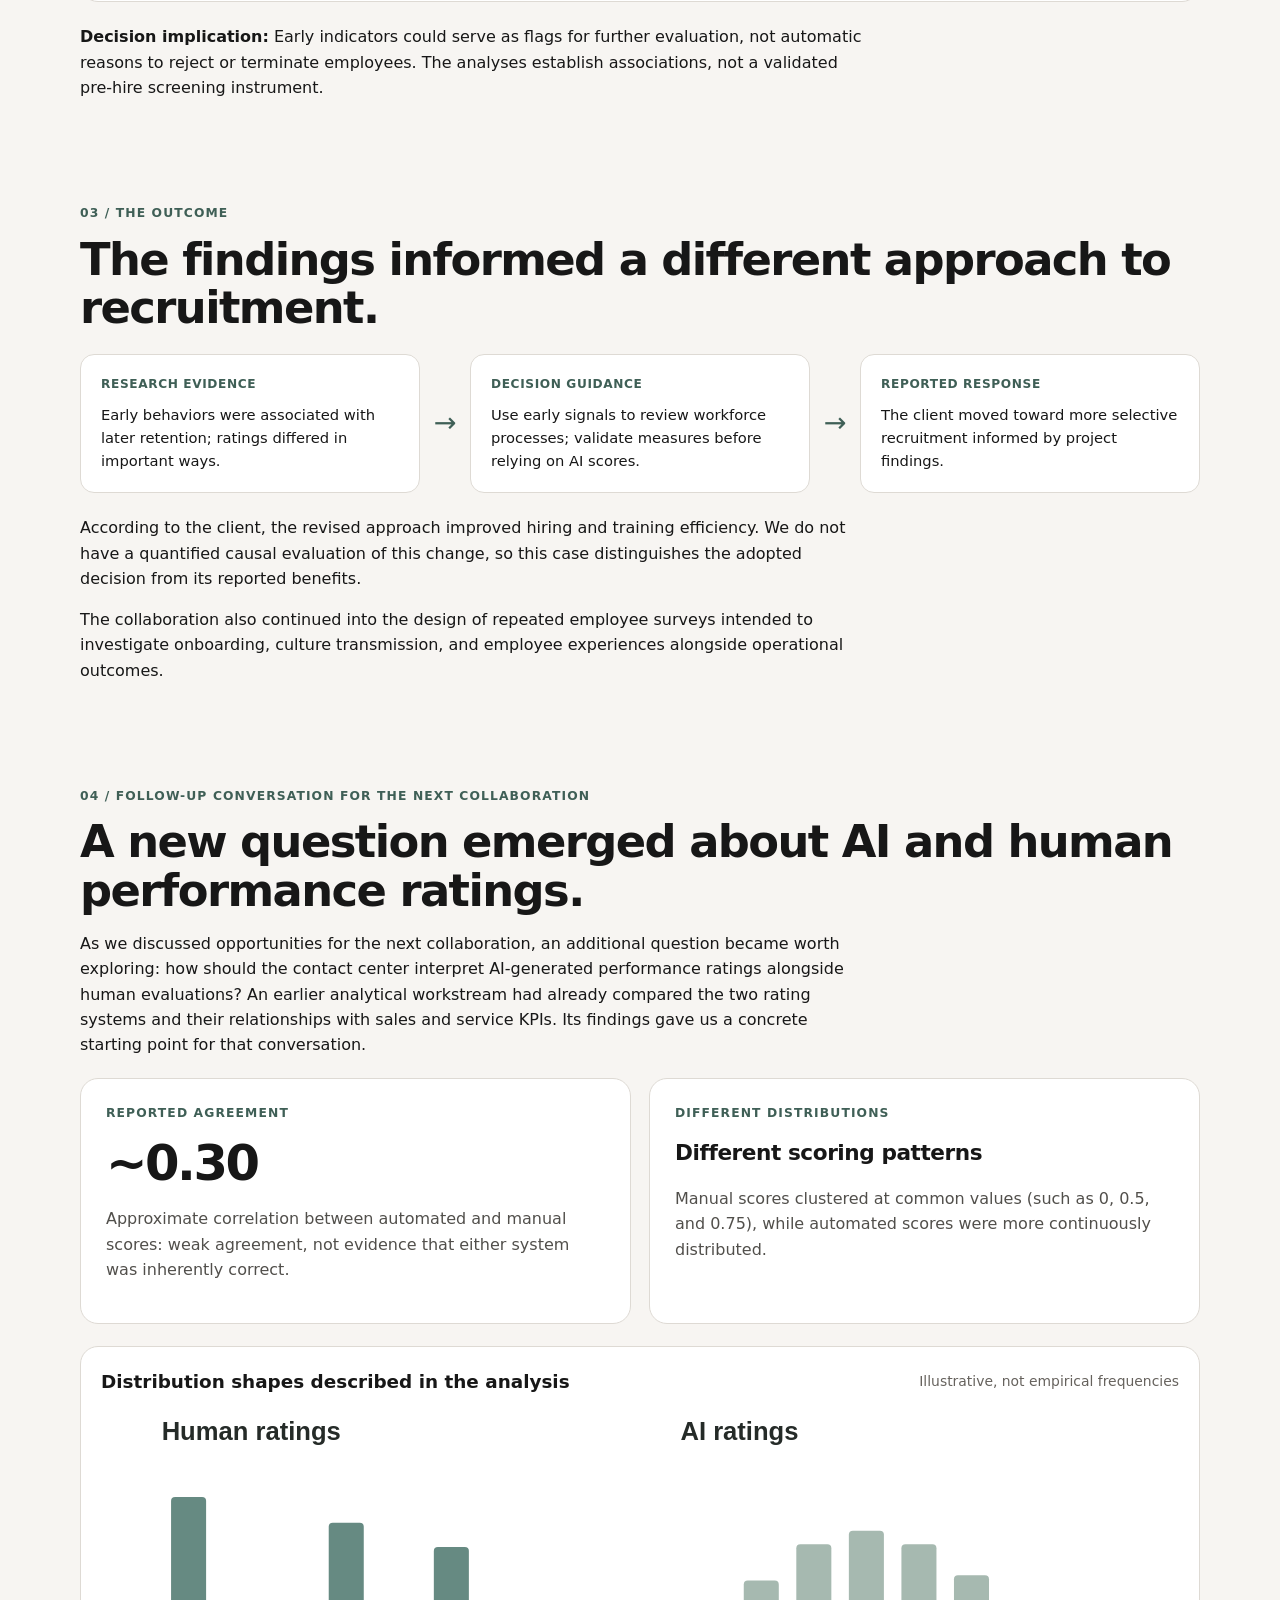
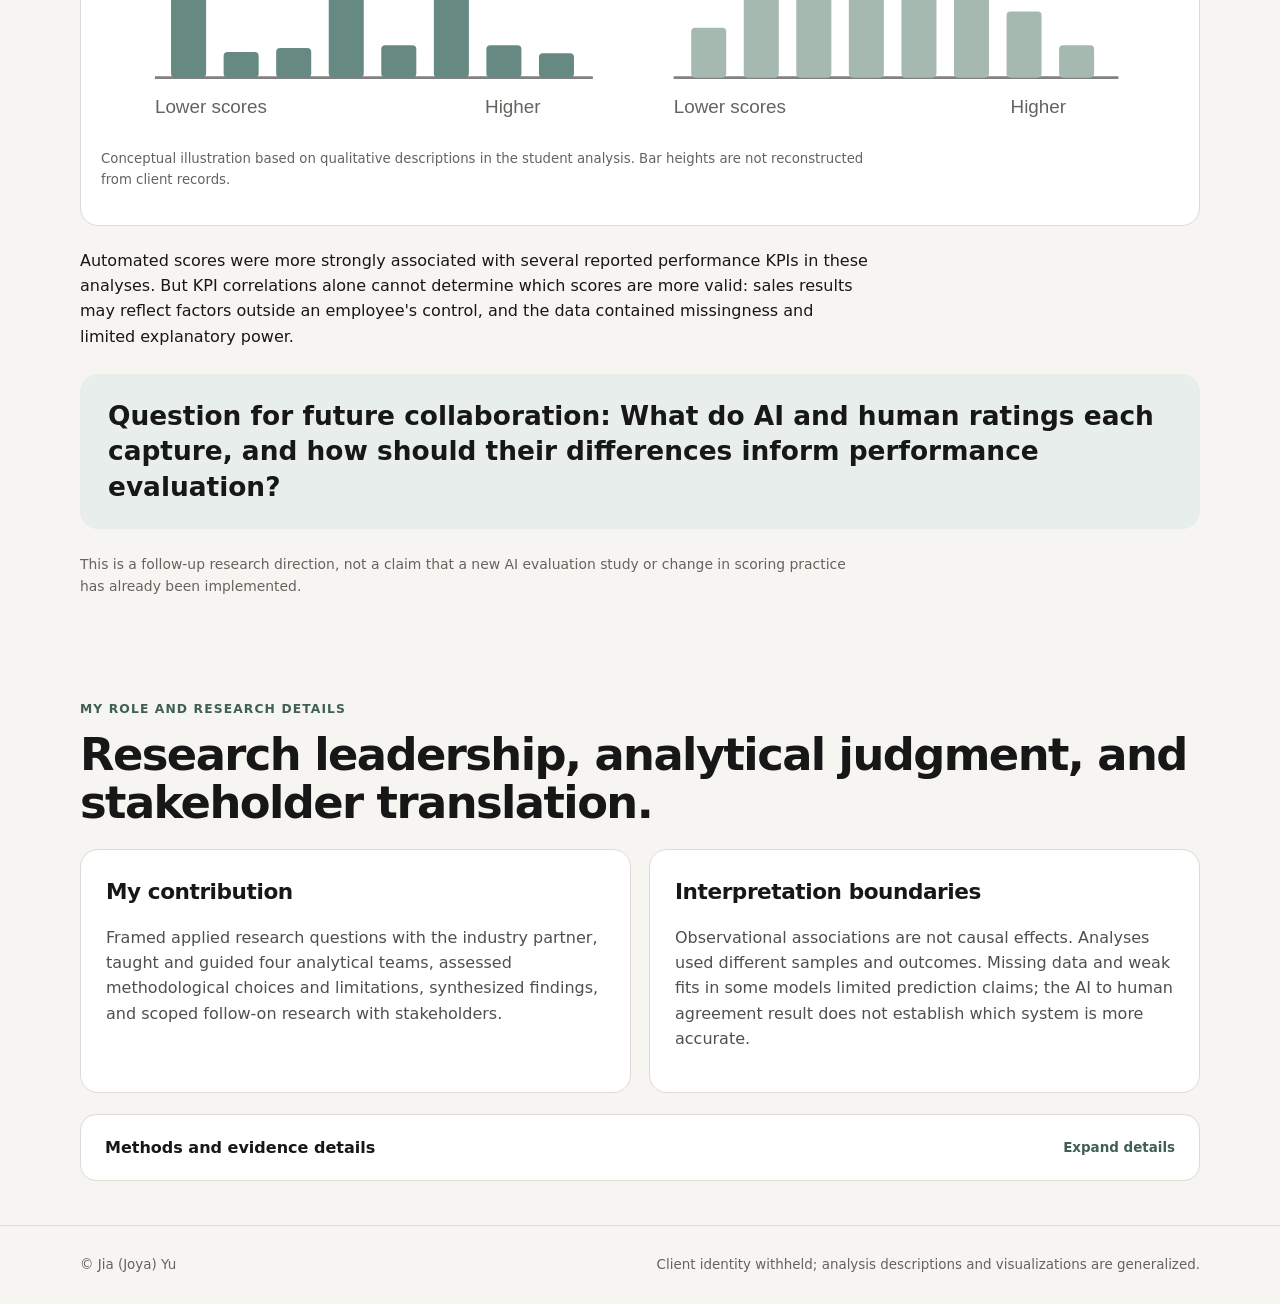
<file: seasonal-workforce.html>
<!DOCTYPE html>
<html lang="en"><head>
<!-- Google Analytics 4 -->
<script async src="https://www.googletagmanager.com/gtag/js?id=G-L97RHLP43S"></script>
<script>
  window.dataLayer = window.dataLayer || [];
  function gtag(){dataLayer.push(arguments);}
  gtag('js', new Date());
  gtag('config', 'G-L97RHLP43S');
</script>
<meta charset="utf-8"><meta name="robots" content="noindex, nofollow"><meta name="viewport" content="width=device-width, initial-scale=1"><meta name="description" content="An anonymized applied workforce analytics case study on early turnover indicators and AI versus human performance measurement."><title>Seasonal Workforce Analytics | Jia (Joya) Yu</title><link rel="stylesheet" href="styles.css">
<style>
.story-hero{max-width:960px;padding:75px 0 38px}.story-hero h1{font-size:clamp(2.55rem,6.5vw,5rem)}.story-lead{max-width:790px;color:#514f4b;font-size:1.2rem}
.story-section{padding:44px 0}.story-section h2{font-size:clamp(1.8rem,3.5vw,2.8rem);margin:0 0 16px}.story-section p{max-width:790px}
.story-eyebrow{font-size:.77rem;text-transform:uppercase;font-weight:800;letter-spacing:.09em;color:#3f5f56;margin:0 0 12px}
.story-metrics{display:grid;grid-template-columns:repeat(3,1fr);gap:13px;margin:30px 0}.story-metric{padding:20px;border:1px solid #dedad4;background:#fff;border-radius:14px}.story-metric strong{display:block;font-size:1.65rem;line-height:1.25}.story-metric span{font-size:.85rem;color:#66625d}
.process-flow{display:grid;grid-template-columns:1fr 32px 1fr 32px 1fr;align-items:center;gap:10px;margin-top:25px}.process-node{padding:23px 18px;background:#fff;border:1px solid #dedad4;border-radius:16px;min-height:135px}.process-node strong{display:block;font-size:1.13rem;margin-bottom:8px}.process-node p{font-size:.9rem;color:#66625d;margin:0}.process-arrow{text-align:center;font-size:1.8rem;color:#3f5f56}
.research-quote{background:#e7eeeb;border-radius:18px;padding:24px 28px;font-size:clamp(1.18rem,2.5vw,1.65rem);font-weight:680;line-height:1.35;margin:25px 0}
.finding-layout{display:grid;grid-template-columns:repeat(2,minmax(0,1fr));gap:18px;margin:21px 0}.finding-panel{border:1px solid #dedad4;border-radius:18px;padding:25px;background:#fff}.finding-panel h3{font-size:1.35rem}.finding-panel p{color:#514f4b}
.signal-list{display:grid;gap:12px;margin:22px 0}.signal{display:grid;grid-template-columns:165px 1fr;gap:15px;border-bottom:1px solid #dedad4;padding-bottom:13px}.signal strong{color:#3f5f56}.signal span{color:#514f4b}
.chart-panel{border:1px solid #dedad4;border-radius:18px;background:#fff;padding:20px;margin:22px 0}.chart-head{display:flex;justify-content:space-between;align-items:center;gap:16px;flex-wrap:wrap}.chart-head strong{font-size:1.15rem}.chart-note{font-size:.83rem;color:#66625d;margin-top:9px}.evidence-path{display:grid;grid-template-columns:1fr 30px 1fr 30px 1fr;gap:10px;align-items:stretch;margin:22px 0}.evidence-step{border-radius:14px;border:1px solid #dedad4;padding:20px;background:#fff}.evidence-step b{display:block;color:#3f5f56;font-size:.76rem;letter-spacing:.05em;margin-bottom:8px}.evidence-step p{font-size:.92rem;margin:0}.evidence-arrow{align-self:center;text-align:center;color:#3f5f56;font-size:1.7rem}.story-note{font-size:.87rem;color:#66625d}.story-divider{border:0;border-top:1px solid #dedad4;margin:22px 0}
@media(max-width:760px){.story-metrics,.finding-layout{grid-template-columns:1fr}.process-flow,.evidence-path{grid-template-columns:1fr}.process-arrow,.evidence-arrow{transform:rotate(90deg)}.signal{grid-template-columns:1fr;gap:3px}.story-section{padding:30px 0}}
</style></head>
<body><header class="site-header"><div class="wrap nav"><a class="brand" href="index.html">JIA (JOYA) YU, PhD</a><nav><a href="index.html#work">Work</a><a href="index.html#publications">Publications</a><a href="index.html#about">About</a><a href="index.html#contact">Contact</a></nav></div></header>
<main>
<section class="wrap story-hero"><div class="eyebrow">ANONYMIZED CLIENT CASE · PEOPLE ANALYTICS · WORKFORCE MEASUREMENT</div><h1>Can we identify turnover risk before peak season?</h1><p class="story-lead">A seasonal contact center recruited large cohorts of temporary employees, but many left in the first weeks after onboarding and training. I led a research partnership and taught and guided four analytical teams to investigate which early signals might help the client make better workforce decisions.</p><div class="finding-panel" style="margin:24px 0;border-left:5px solid #3f5f56"><div class="story-eyebrow">BUSINESS IMPACT</div><h3>Findings informed a more selective approach to recruitment.</h3><p>The client subsequently changed its recruitment approach and reported improvements in hiring and training efficiency. The magnitude of the improvement has not been independently quantified.</p></div><div class="story-metrics"><div class="story-metric"><strong>12,656</strong><span>weekly workforce observations in the broader archival dataset</span></div><div class="story-metric"><strong>Weeks 1 to 2</strong><span>early observation window examined in turnover analyses</span></div><div class="story-metric"><strong>4 teams</strong><span>analytical teams taught and guided</span></div></div><a class="back" href="index.html#work">← Back to selected work</a></section>
<section class="story-section wrap"><div class="story-eyebrow">01 / The problem</div><h2>The company hired broadly and lost workers before the busiest season.</h2><p>With few barriers to entry for temporary employees, the contact center recruited broadly and invested in onboarding and training. Employees then exited in waves over the following one to two months, leaving a much smaller group available for the peak-demand period.</p><div class="process-flow" role="img" aria-label="Conceptual workflow: broad hiring followed by onboarding and training, then successive employee exits before peak season"><div class="process-node"><strong>Broad entry</strong><p>Large seasonal cohorts begin work with minimal screening.</p></div><div class="process-arrow" aria-hidden="true">→</div><div class="process-node"><strong>Onboarding &amp; training</strong><p>Resources are invested before long-term retention is clear.</p></div><div class="process-arrow" aria-hidden="true">→</div><div class="process-node"><strong>Early exits</strong><p>Only a subset remains to meet peak-season demand.</p></div></div><p class="story-note">Process illustration, not a plot of actual hiring or attrition counts.</p><div class="research-quote">Central question: What early indicators of employee turnover can we identify and capture?</div><p>The business relevance was practical: could signals available in the first weeks help inform recruitment, onboarding, and training decisions before further resources were committed?</p></section>
<section class="story-section wrap"><div class="story-eyebrow">02 / The investigation</div><h2>What could early workforce data tell us?</h2><p>I led the applied research partnership and taught and guided four student analytical teams working with longitudinal operational records. The wider dataset contained 12,656 weekly observations from 105 full-time and 2,290 temporary employees. The teams used analysis-specific subsets, so those totals should not be confused with model sample sizes.</p><div class="finding-layout"><div class="finding-panel"><h3>Workstream A · Early turnover risk</h3><p>Examined whether training measures, Week 1 to 2 performance evaluations, personal time, infractions, and coaching behavior were associated with later employment status.</p></div><div class="finding-panel"><h3>Workstream B · Measurement validity</h3><p>Compared AI-generated and manual employee ratings, their distributions, and their associations with operational KPIs such as sales conversion.</p></div></div></section>
<section class="story-section wrap"><div class="story-eyebrow">What we found</div><h2>Some signals appeared as early as Week 2.</h2><p>One analysis found that Week 2 personal-time percentage and recorded infractions were negatively associated with staying through the season. Another analysis identified differences among termination categories associated with training scores, early AI evaluations, conversion measures, and infractions.</p><div class="signal-list"><div class="signal"><strong>Week 2 personal time</strong><span>Associated with lower odds of remaining for the full season in a logistic regression.</span></div><div class="signal"><strong>Week 2 infractions</strong><span>Also negatively associated with full-season retention.</span></div><div class="signal"><strong>Other early measures</strong><span>Training scores, evaluations and conversion were associated with certain employment-status contrasts; their meaning depended on the comparison.</span></div></div><div class="chart-panel"><div class="chart-head"><strong>When could useful signals become available?</strong><span class="story-note">Conceptual observation timeline</span></div><svg viewBox="0 0 800 170" role="img" aria-label="Conceptual timeline from training through Weeks 1 and 2 to later retention status" style="width:100%;height:auto"><line x1="72" y1="75" x2="728" y2="75" stroke="#9aaea5" stroke-width="5" stroke-linecap="round"/><g font-family="Arial,sans-serif" fill="#333"><circle cx="100" cy="75" r="12" fill="#7e9a90"/><circle cx="300" cy="75" r="12" fill="#7e9a90"/><circle cx="500" cy="75" r="12" fill="#3f5f56"/><circle cx="700" cy="75" r="12" fill="#c1c9c4"/><text x="100" y="40" text-anchor="middle" font-size="20" font-weight="bold">Training</text><text x="300" y="40" text-anchor="middle" font-size="20" font-weight="bold">Week 1</text><text x="500" y="40" text-anchor="middle" font-size="20" font-weight="bold">Week 2</text><text x="700" y="40" text-anchor="middle" font-size="20" font-weight="bold">Later</text><text x="100" y="114" text-anchor="middle" font-size="16">Scores</text><text x="300" y="114" text-anchor="middle" font-size="16">Evaluations</text><text x="500" y="114" text-anchor="middle" font-size="16">Time &amp; infractions</text><text x="700" y="114" text-anchor="middle" font-size="16">Retention</text></g></svg><p class="chart-note">Not a performance curve or a validated scoring model. It illustrates the difference between early predictors and later outcomes.</p></div><p><strong>Decision implication:</strong> Early indicators could serve as flags for further evaluation, not automatic reasons to reject or terminate employees. The analyses establish associations, not a validated pre-hire screening instrument.</p></section>
<section class="story-section wrap"><div class="story-eyebrow">03 / The outcome</div><h2>The findings informed a different approach to recruitment.</h2><div class="evidence-path"><div class="evidence-step"><b>RESEARCH EVIDENCE</b><p>Early behaviors were associated with later retention; ratings differed in important ways.</p></div><div class="evidence-arrow" aria-hidden="true">→</div><div class="evidence-step"><b>DECISION GUIDANCE</b><p>Use early signals to review workforce processes; validate measures before relying on AI scores.</p></div><div class="evidence-arrow" aria-hidden="true">→</div><div class="evidence-step"><b>REPORTED RESPONSE</b><p>The client moved toward more selective recruitment informed by project findings.</p></div></div><p>According to the client, the revised approach improved hiring and training efficiency. We do not have a quantified causal evaluation of this change, so this case distinguishes the adopted decision from its reported benefits.</p><p>The collaboration also continued into the design of repeated employee surveys intended to investigate onboarding, culture transmission, and employee experiences alongside operational outcomes.</p></section>
<section class="story-section wrap"><div class="story-eyebrow">04 / Follow-up conversation for the next collaboration</div><h2>A new question emerged about AI and human performance ratings.</h2><p>As we discussed opportunities for the next collaboration, an additional question became worth exploring: how should the contact center interpret AI-generated performance ratings alongside human evaluations? An earlier analytical workstream had already compared the two rating systems and their relationships with sales and service KPIs. Its findings gave us a concrete starting point for that conversation.</p><div class="finding-layout"><div class="finding-panel"><div class="story-eyebrow">REPORTED AGREEMENT</div><div style="font-size:3.1rem;font-weight:780;letter-spacing:-.05em;line-height:1.1">~0.30</div><p>Approximate correlation between automated and manual scores: weak agreement, not evidence that either system was inherently correct.</p></div><div class="finding-panel"><div class="story-eyebrow">DIFFERENT DISTRIBUTIONS</div><h3>Different scoring patterns</h3><p>Manual scores clustered at common values (such as 0, 0.5, and 0.75), while automated scores were more continuously distributed.</p></div></div><div class="chart-panel"><div class="chart-head"><strong>Distribution shapes described in the analysis</strong><span class="story-note">Illustrative, not empirical frequencies</span></div><svg viewBox="0 0 800 250" role="img" aria-label="Illustrative histograms with manual ratings clustered at several score points and AI ratings spread more smoothly" style="width:100%;height:auto"><g font-family="Arial,sans-serif" font-size="19" font-weight="bold" fill="#252b28"><text x="45" y="33">Human ratings</text><text x="430" y="33">AI ratings</text></g><line x1="40" y1="209" x2="365" y2="209" stroke="#818181" stroke-width="2"/><line x1="425" y1="209" x2="755" y2="209" stroke="#818181" stroke-width="2"/><g fill="#668a82"><rect x="52" y="75" width="26" height="134" rx="3"/><rect x="91" y="190" width="26" height="19" rx="3"/><rect x="130" y="187" width="26" height="22" rx="3"/><rect x="169" y="94" width="26" height="115" rx="3"/><rect x="208" y="185" width="26" height="24" rx="3"/><rect x="247" y="112" width="26" height="97" rx="3"/><rect x="286" y="185" width="26" height="24" rx="3"/><rect x="325" y="191" width="26" height="18" rx="3"/></g><g fill="#a6b9b0"><rect x="438" y="172" width="26" height="37" rx="3"/><rect x="477" y="137" width="26" height="72" rx="3"/><rect x="516" y="110" width="26" height="99" rx="3"/><rect x="555" y="100" width="26" height="109" rx="3"/><rect x="594" y="110" width="26" height="99" rx="3"/><rect x="633" y="133" width="26" height="76" rx="3"/><rect x="672" y="160" width="26" height="49" rx="3"/><rect x="711" y="185" width="26" height="24" rx="3"/></g><g font-family="Arial,sans-serif" font-size="14" fill="#66625d"><text x="40" y="235">Lower scores</text><text x="285" y="235">Higher</text><text x="425" y="235">Lower scores</text><text x="675" y="235">Higher</text></g></svg><p class="chart-note">Conceptual illustration based on qualitative descriptions in the student analysis. Bar heights are not reconstructed from client records.</p></div><p>Automated scores were more strongly associated with several reported performance KPIs in these analyses. But KPI correlations alone cannot determine which scores are more valid: sales results may reflect factors outside an employee's control, and the data contained missingness and limited explanatory power.</p><div class="research-quote">Question for future collaboration: What do AI and human ratings each capture, and how should their differences inform performance evaluation?</div><p class="story-note">This is a follow-up research direction, not a claim that a new AI evaluation study or change in scoring practice has already been implemented.</p></section>
<section class="story-section wrap"><div class="story-eyebrow">My role and research details</div><h2>Research leadership, analytical judgment, and stakeholder translation.</h2><div class="finding-layout"><div class="finding-panel"><h3>My contribution</h3><p>Framed applied research questions with the industry partner, taught and guided four analytical teams, assessed methodological choices and limitations, synthesized findings, and scoped follow-on research with stakeholders.</p></div><div class="finding-panel"><h3>Interpretation boundaries</h3><p>Observational associations are not causal effects. Analyses used different samples and outcomes. Missing data and weak fits in some models limited prediction claims; the AI to human agreement result does not establish which system is more accurate.</p></div></div><details class="method-details"><summary>Methods and evidence details <span>Expand details</span></summary><div class="method-inner"><p>Methods used across teams included multinomial and binary logistic regression, correlation, group comparisons, and linear regression. Training, Week 1 to 2 measures and subsequent employment statuses were examined with different specifications.</p><p>For one retention analysis, Week 2 personal time (reported p = .0195) and infractions (reported p = .0038) were negatively associated with full-season retention. Another team's multinomial analysis identified varying associations across turnover categories. The reported automated to manual correlation was approximately 0.3.</p><p>Public text and illustrations are generalized; no raw client records or exact confidential workforce distributions are reproduced.</p></div></details></section>
</main><footer><div class="wrap footer-copy"><span>© Jia (Joya) Yu</span><span>Client identity withheld; analysis descriptions and visualizations are generalized.</span></div></footer></body></html>
</file>
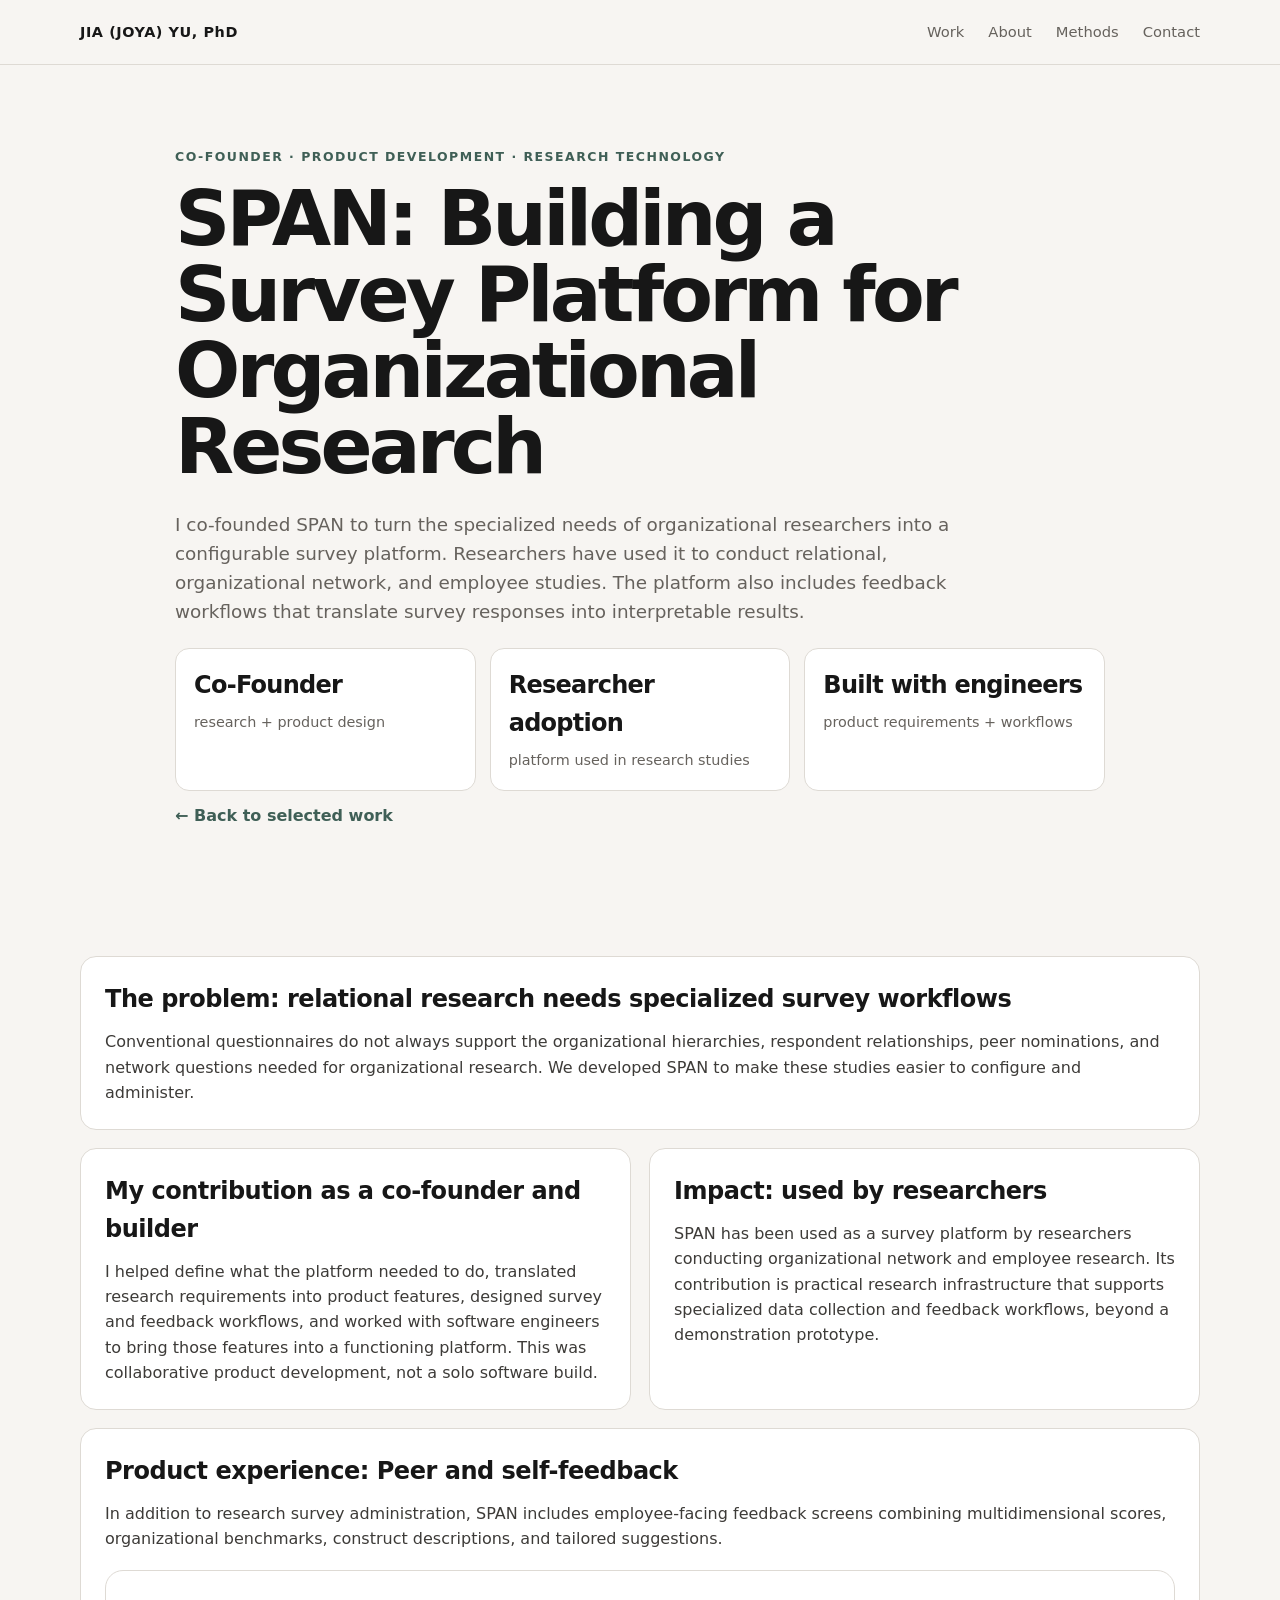
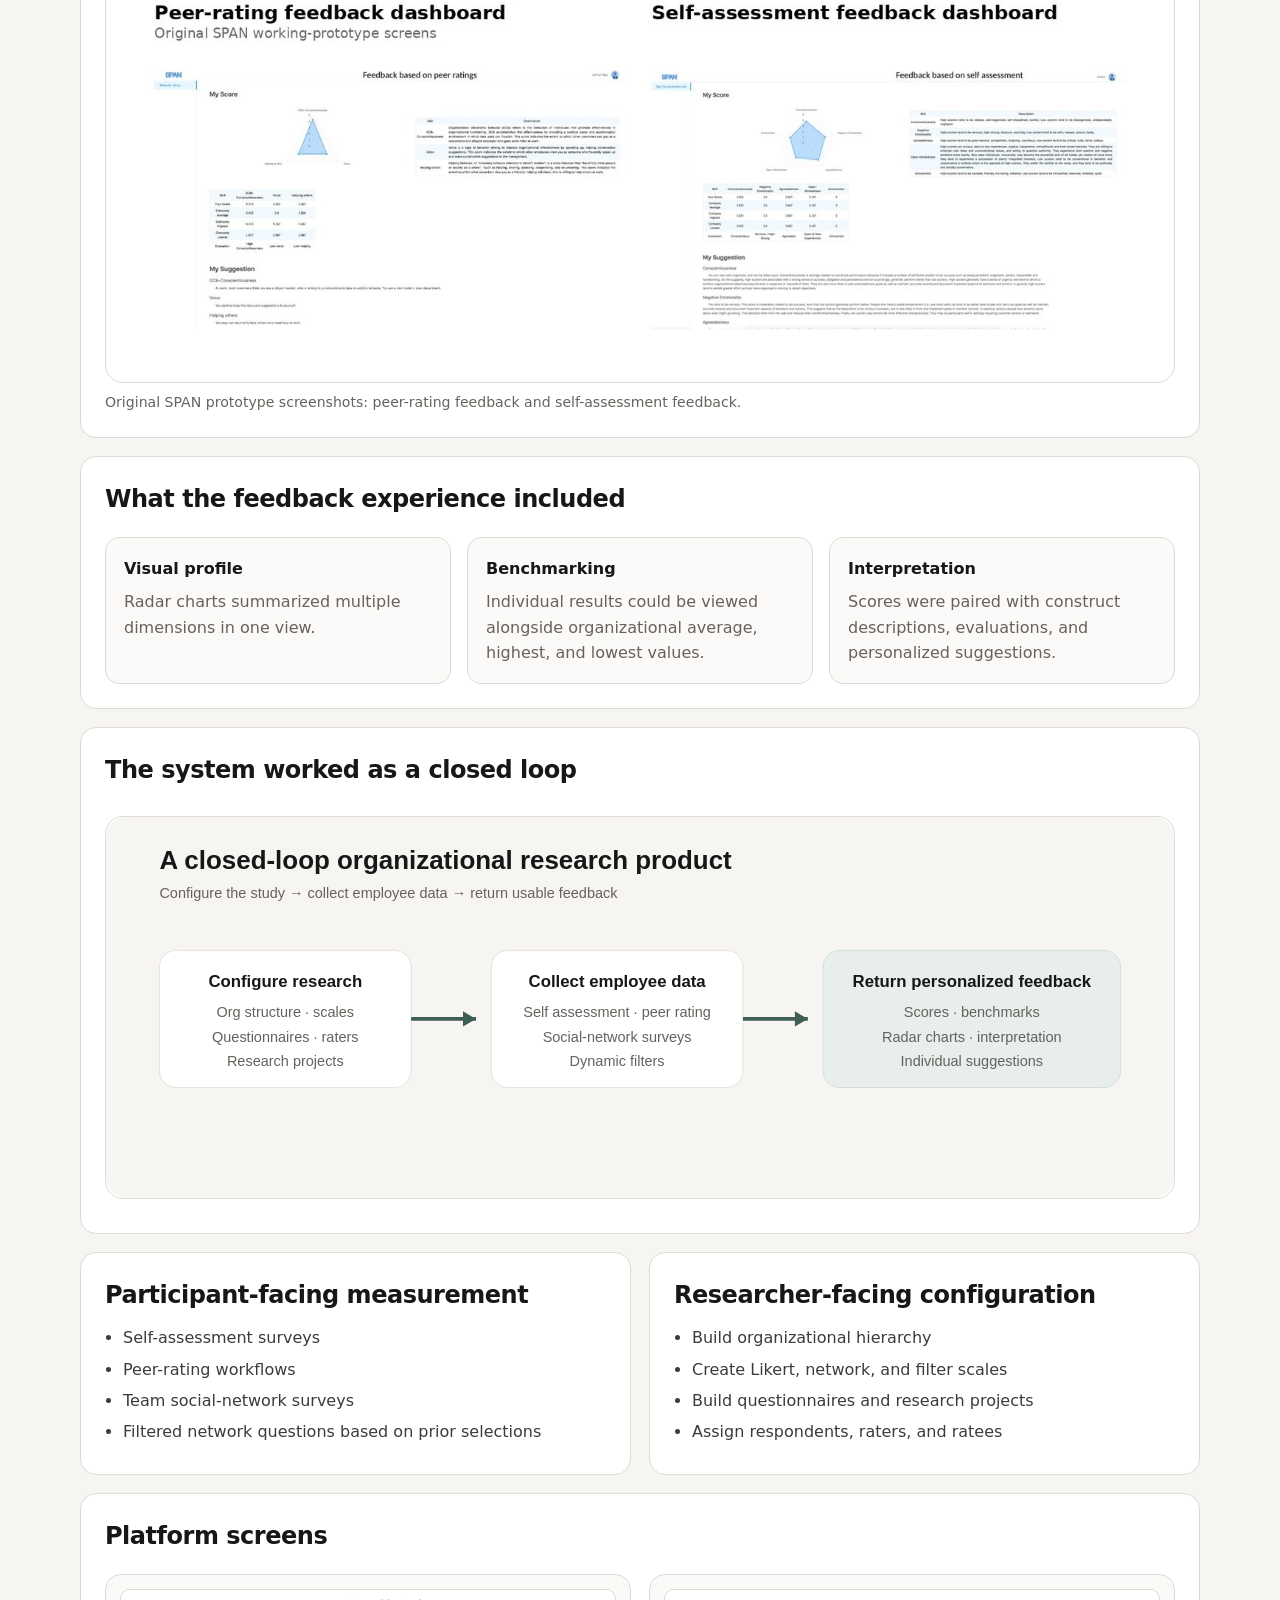
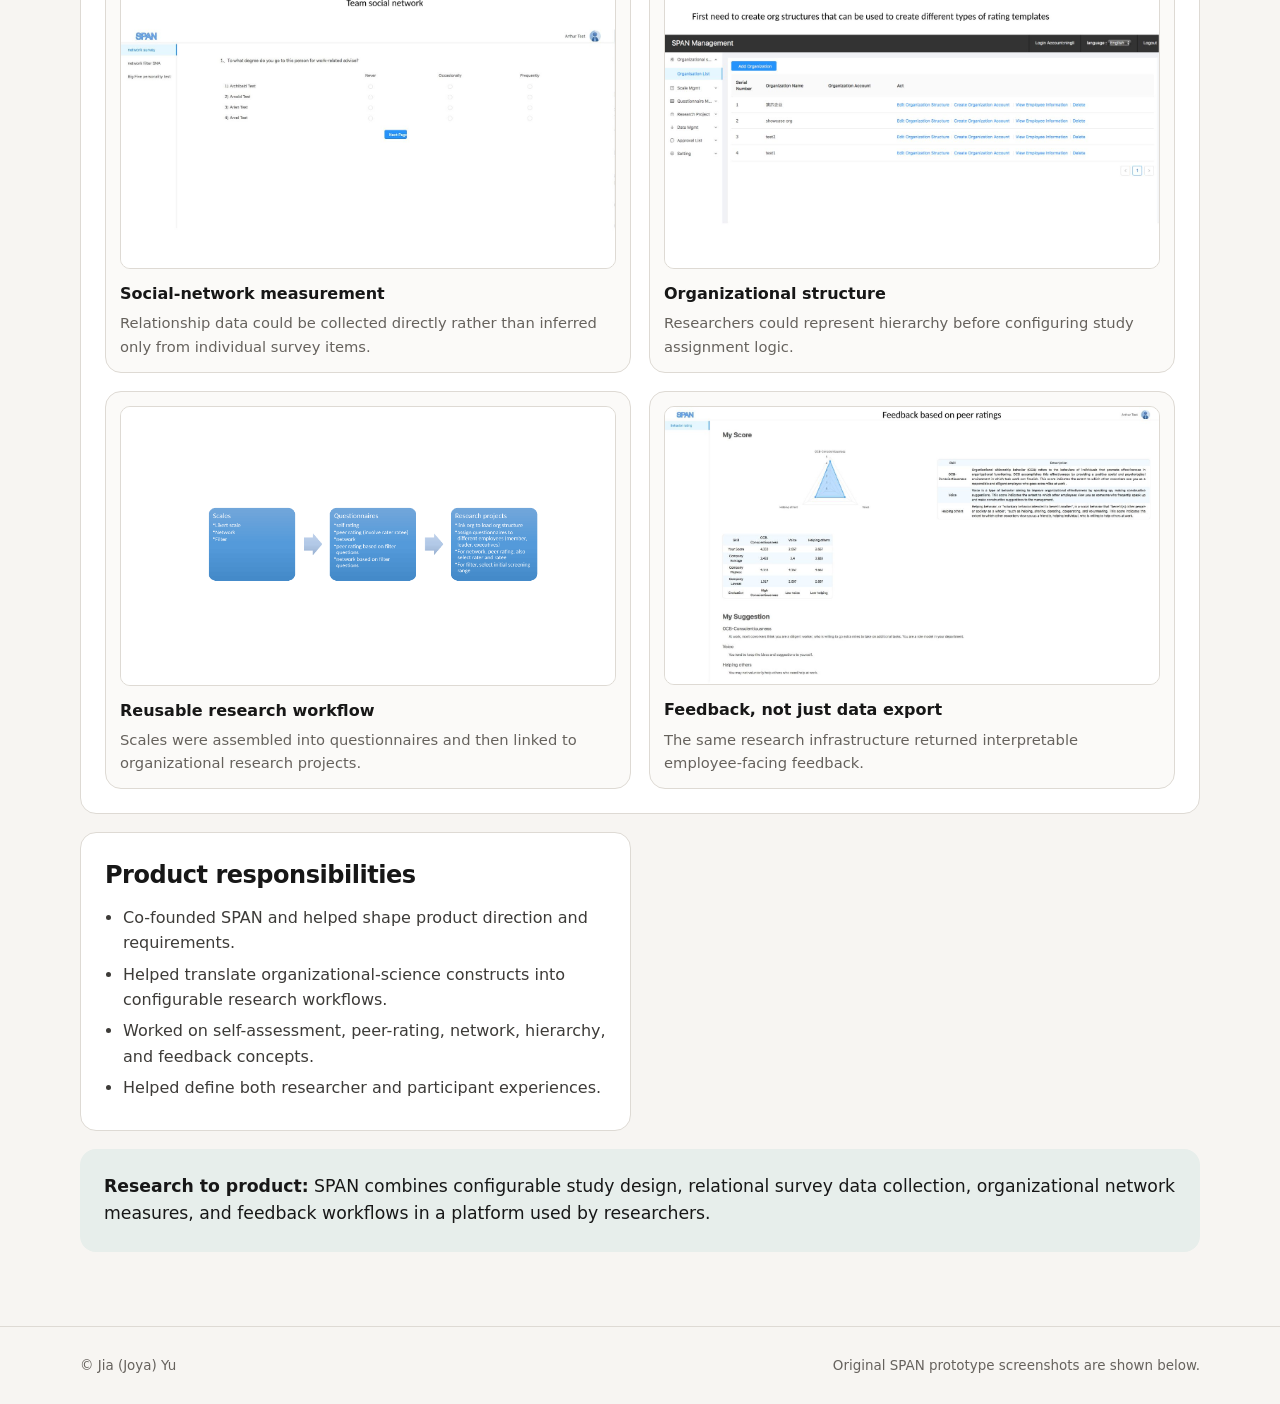
<file: span-dashboard.html>
<!DOCTYPE html><html lang="en"><head>
<!-- Google Analytics 4 -->
<script async src="https://www.googletagmanager.com/gtag/js?id=G-L97RHLP43S"></script>
<script>
  window.dataLayer = window.dataLayer || [];
  function gtag(){dataLayer.push(arguments);}
  gtag('js', new Date());
  gtag('config', 'G-L97RHLP43S');
</script>

<meta name="robots" content="noindex, nofollow"><meta charset="UTF-8"><meta name="viewport" content="width=device-width,initial-scale=1.0">
<title>SPAN | Jia (Joya) Yu</title><link rel="stylesheet" href="styles.css"></head><body>
<header class="site-header"><div class="wrap nav">
<a class="brand" href="index.html">JIA (JOYA) YU, PhD</a>
<nav><a href="index.html#work">Work</a><a href="index.html#about">About</a><a href="index.html#methods">Methods</a><a href="index.html#contact">Contact</a></nav>
</div></header>
<main>
<section class="case-hero wrap">
<div class="eyebrow">CO-FOUNDER · PRODUCT DEVELOPMENT · RESEARCH TECHNOLOGY</div>
<h1>SPAN: Building a Survey Platform for Organizational Research</h1>
<p class="case-summary">I co-founded SPAN to turn the specialized needs of organizational researchers into a configurable survey platform. Researchers have used it to conduct relational, organizational network, and employee studies. The platform also includes feedback workflows that translate survey responses into interpretable results.</p>
<div class="stat-row">
<div class="stat"><strong>Co-Founder</strong><span>research + product design</span></div>
<div class="stat"><strong>Researcher adoption</strong><span>platform used in research studies</span></div>
<div class="stat"><strong>Built with engineers</strong><span>product requirements + workflows</span></div>
</div>
<a class="back" href="index.html#work">← Back to selected work</a>
</section>

<section class="section wrap"><div class="case-grid">
<div class="case-block full"><h3>The problem: relational research needs specialized survey workflows</h3><p>Conventional questionnaires do not always support the organizational hierarchies, respondent relationships, peer nominations, and network questions needed for organizational research. We developed SPAN to make these studies easier to configure and administer.</p></div>
<div class="case-block"><h3>My contribution as a co-founder and builder</h3><p>I helped define what the platform needed to do, translated research requirements into product features, designed survey and feedback workflows, and worked with software engineers to bring those features into a functioning platform. This was collaborative product development, not a solo software build.</p></div>
<div class="case-block"><h3>Impact: used by researchers</h3><p>SPAN has been used as a survey platform by researchers conducting organizational network and employee research. Its contribution is practical research infrastructure that supports specialized data collection and feedback workflows, beyond a demonstration prototype.</p></div>

<div class="case-block full">
<h3>Product experience: Peer and self-feedback</h3>
<p>In addition to research survey administration, SPAN includes employee-facing feedback screens combining multidimensional scores, organizational benchmarks, construct descriptions, and tailored suggestions.</p>

<div class="dashboard-feature">
<img src="assets/span_dashboard_showcase_actual.jpg" alt="Original SPAN feedback dashboards">
</div>
<div class="visual-note">Original SPAN prototype screenshots: peer-rating feedback and self-assessment feedback.</div>
</div>

<div class="case-block full">
<h3>What the feedback experience included</h3>
<div class="feature-grid">
<div><h4>Visual profile</h4><p>Radar charts summarized multiple dimensions in one view.</p></div>
<div><h4>Benchmarking</h4><p>Individual results could be viewed alongside organizational average, highest, and lowest values.</p></div>
<div><h4>Interpretation</h4><p>Scores were paired with construct descriptions, evaluations, and personalized suggestions.</p></div>
</div>
</div>

<div class="case-block full">
<h3>The system worked as a closed loop</h3>
<div class="portfolio-visual"><img src="assets/span_closed_loop_fixed.svg" alt="SPAN closed-loop product workflow"></div>
</div>

<div class="case-block">
<h3>Participant-facing measurement</h3>
<ul>
<li>Self-assessment surveys</li>
<li>Peer-rating workflows</li>
<li>Team social-network surveys</li>
<li>Filtered network questions based on prior selections</li>
</ul>
</div>

<div class="case-block">
<h3>Researcher-facing configuration</h3>
<ul>
<li>Build organizational hierarchy</li>
<li>Create Likert, network, and filter scales</li>
<li>Build questionnaires and research projects</li>
<li>Assign respondents, raters, and ratees</li>
</ul>
</div>

<div class="case-block full">
<h3>Platform screens</h3>
<div class="screen-grid">
<div class="screen-card"><img src="assets/span_network_survey.jpg" alt="SPAN social network survey"><h4>Social-network measurement</h4><p>Relationship data could be collected directly rather than inferred only from individual survey items.</p></div>
<div class="screen-card"><img src="assets/span_org_structure.jpg" alt="SPAN organization structure"><h4>Organizational structure</h4><p>Researchers could represent hierarchy before configuring study assignment logic.</p></div>
<div class="screen-card"><img src="assets/span_research_workflow.png" alt="SPAN research workflow"><h4>Reusable research workflow</h4><p>Scales were assembled into questionnaires and then linked to organizational research projects.</p></div>
<div class="screen-card"><img src="assets/span_feedback_peer.jpg" alt="SPAN peer rating dashboard"><h4>Feedback, not just data export</h4><p>The same research infrastructure returned interpretable employee-facing feedback.</p></div>
</div>
</div>

<div class="case-block">
<h3>Product responsibilities</h3>
<ul>
<li>Co-founded SPAN and helped shape product direction and requirements.</li>
<li>Helped translate organizational-science constructs into configurable research workflows.</li>
<li>Worked on self-assessment, peer-rating, network, hierarchy, and feedback concepts.</li>
<li>Helped define both researcher and participant experiences.</li>
</ul>
</div>



<div class="callout full"><strong>Research to product:</strong> SPAN combines configurable study design, relational survey data collection, organizational network measures, and feedback workflows in a platform used by researchers.</div>

</div></section>
</main><footer><div class="wrap footer-copy"><span>© Jia (Joya) Yu</span><span>Original SPAN prototype screenshots are shown below.</span></div></footer></body></html>
</file>
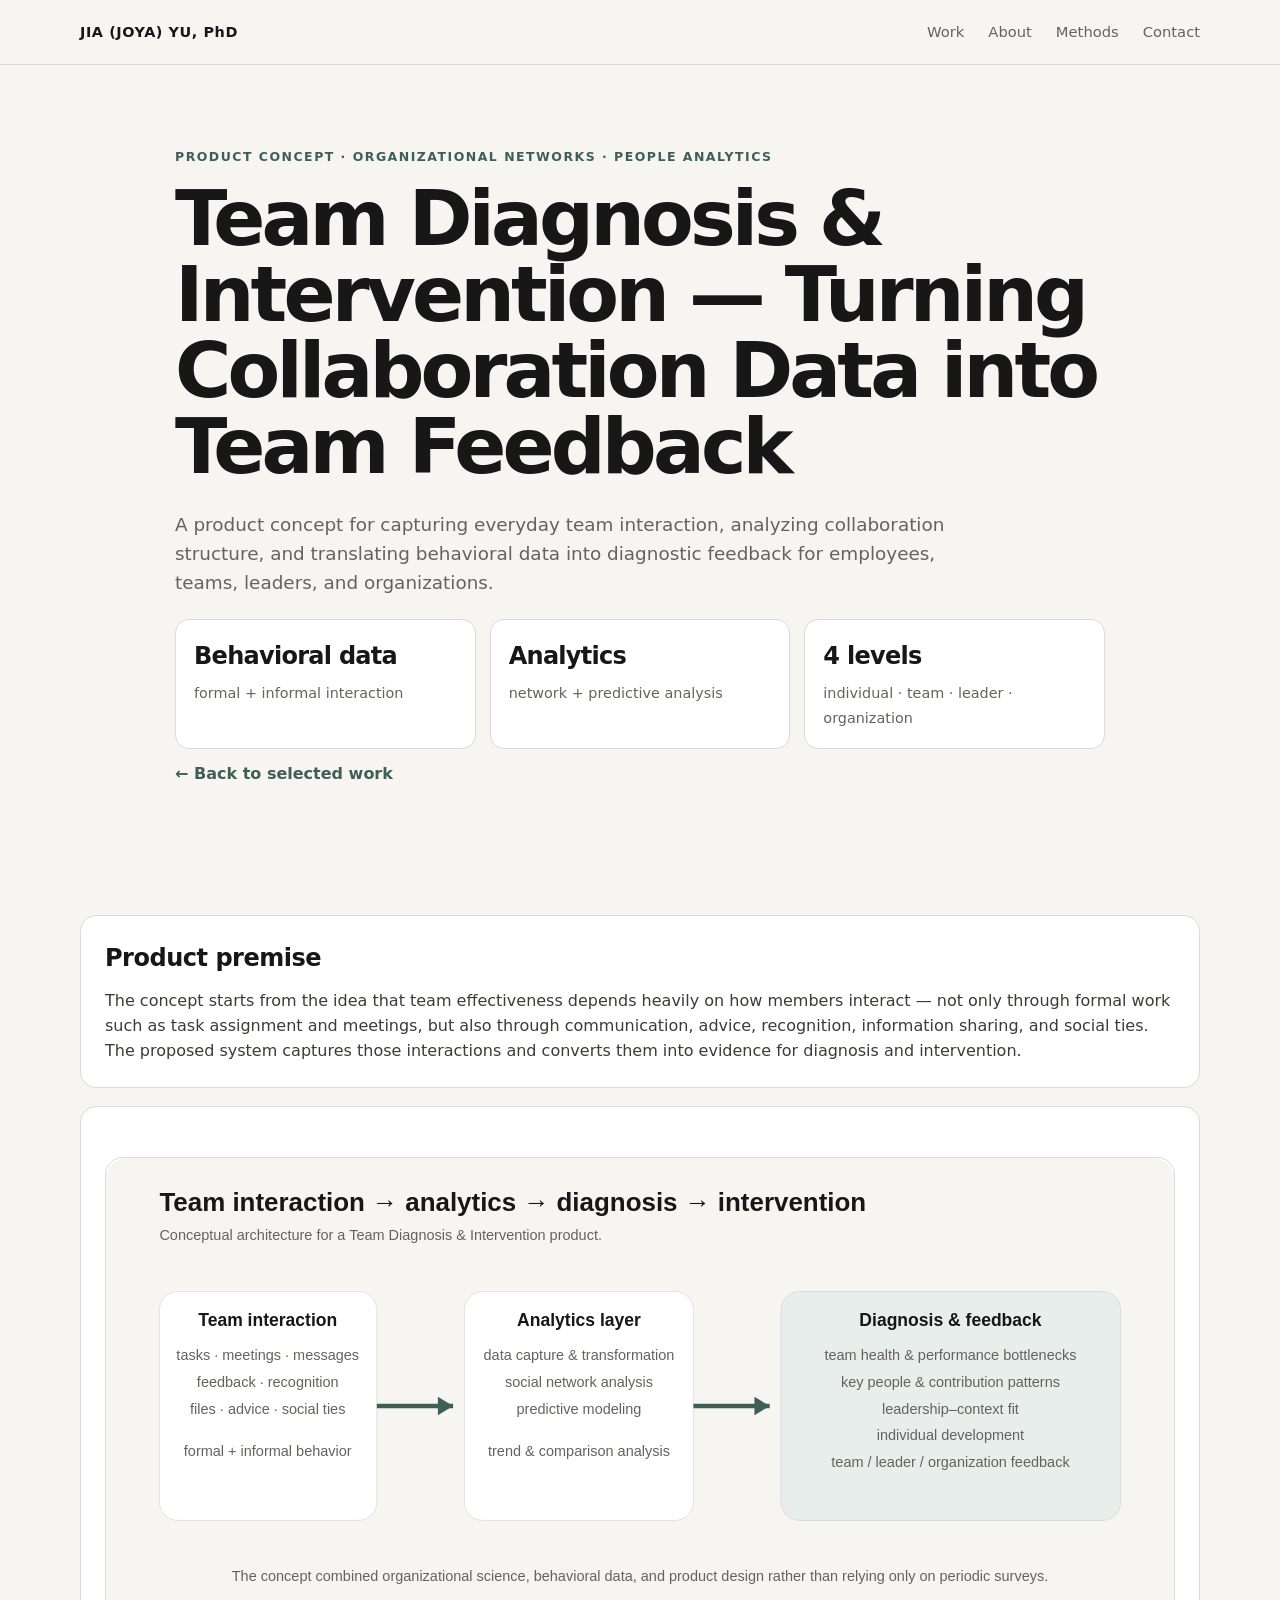
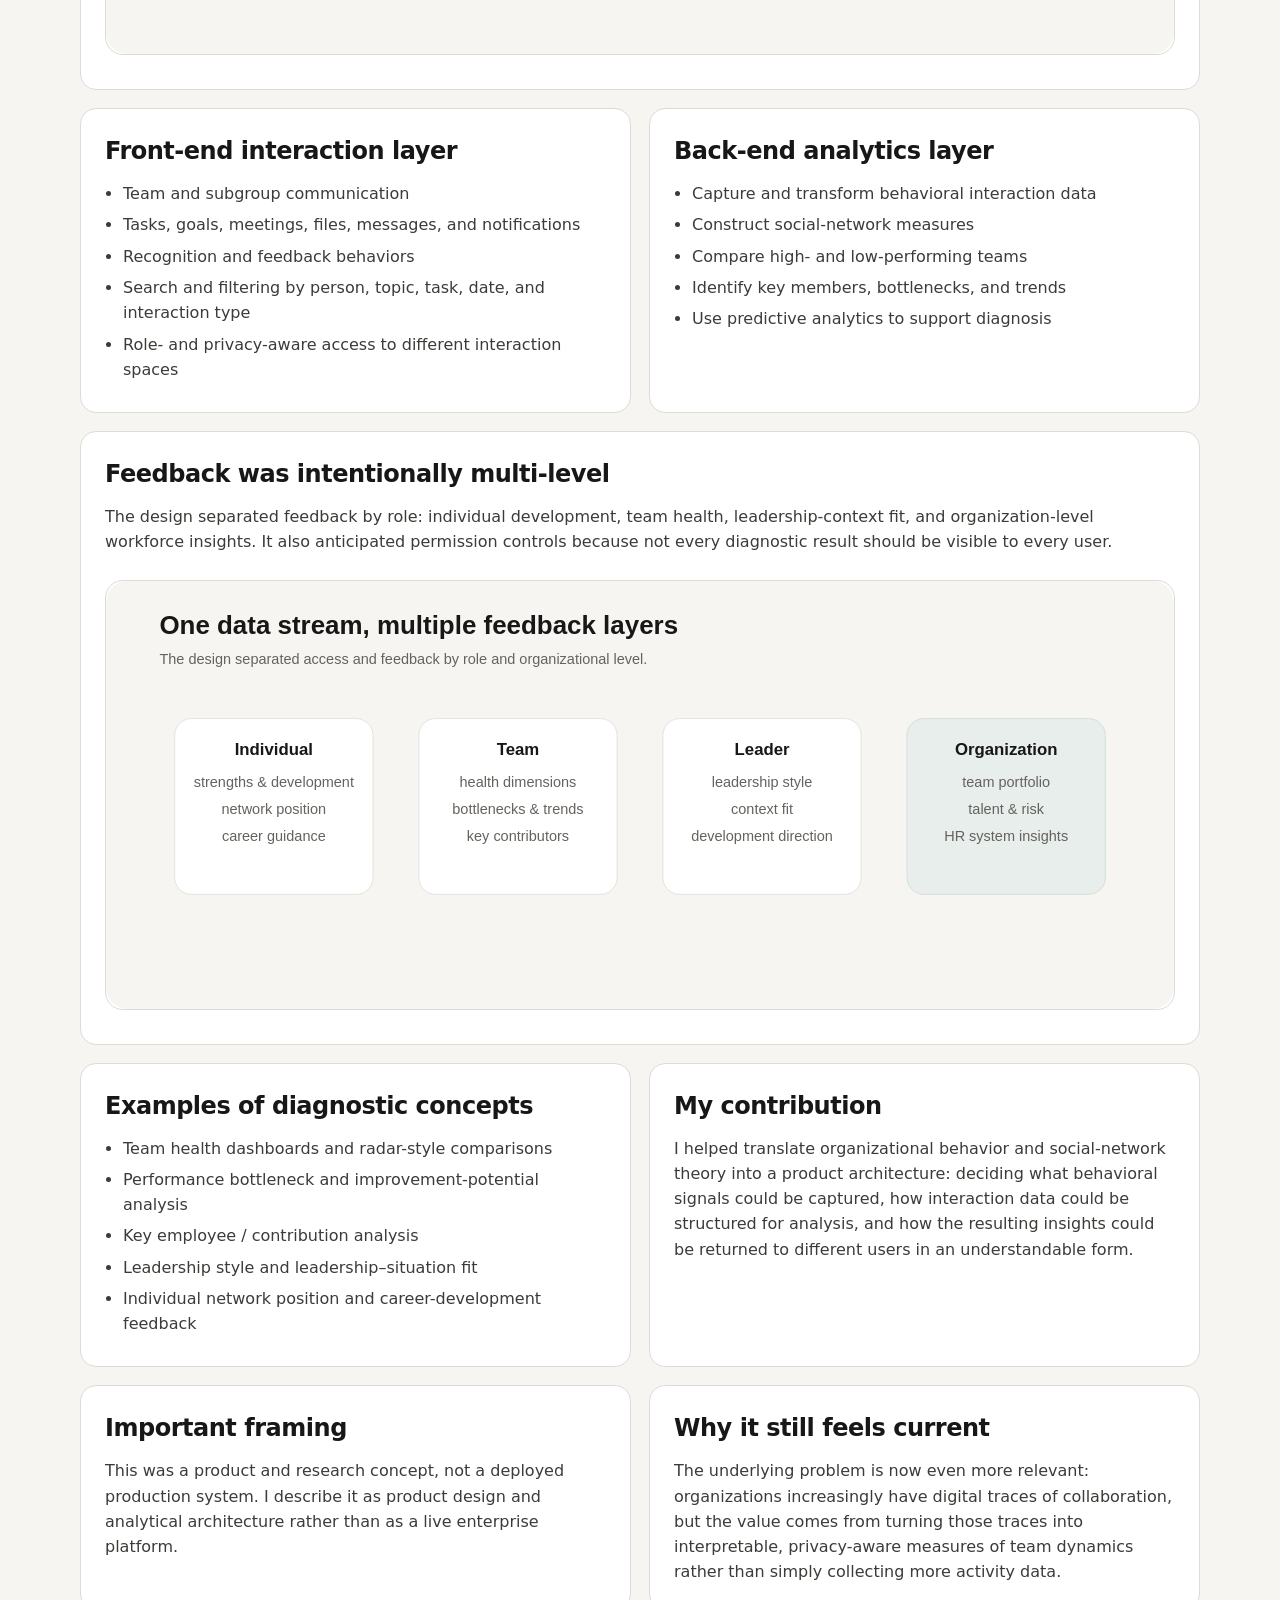
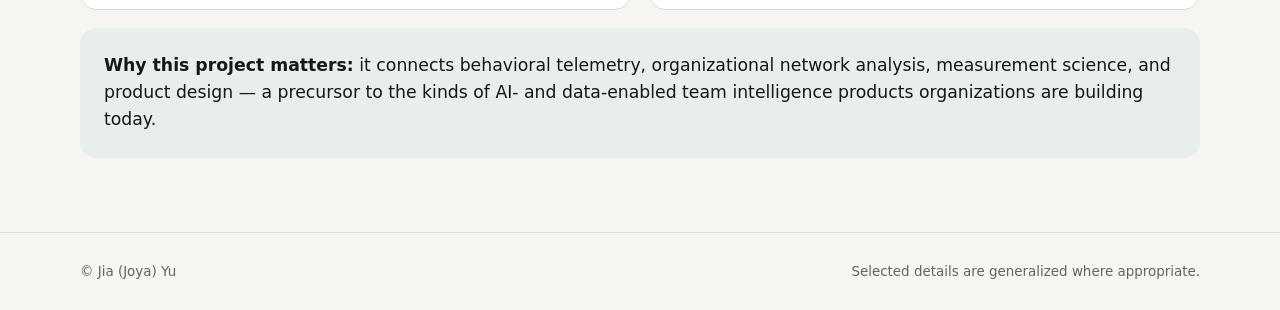
<file: tdi.html>
<!DOCTYPE html><html lang="en"><head>
<meta name="robots" content="noindex, nofollow"><meta charset="UTF-8"><meta name="viewport" content="width=device-width, initial-scale=1.0">
<title>Team Diagnosis & Intervention | Jia (Joya) Yu</title><link rel="stylesheet" href="styles.css"></head><body>
<header class="site-header"><div class="wrap nav">
<a class="brand" href="index.html">JIA (JOYA) YU, PhD</a>
<nav><a href="index.html#work">Work</a><a href="index.html#about">About</a><a href="index.html#methods">Methods</a><a href="index.html#contact">Contact</a></nav>
</div></header>
<main>
<section class="case-hero wrap">
<div class="eyebrow">PRODUCT CONCEPT · ORGANIZATIONAL NETWORKS · PEOPLE ANALYTICS</div>
<h1>Team Diagnosis &amp; Intervention — Turning Collaboration Data into Team Feedback</h1>
<p class="case-summary">A product concept for capturing everyday team interaction, analyzing collaboration structure, and translating behavioral data into diagnostic feedback for employees, teams, leaders, and organizations.</p>
<div class="stat-row">
<div class="stat"><strong>Behavioral data</strong><span>formal + informal interaction</span></div>
<div class="stat"><strong>Analytics</strong><span>network + predictive analysis</span></div>
<div class="stat"><strong>4 levels</strong><span>individual · team · leader · organization</span></div>
</div>
<a class="back" href="index.html#work">← Back to selected work</a>
</section>

<section class="section wrap"><div class="case-grid">
<div class="case-block full">
<h3>Product premise</h3>
<p>The concept starts from the idea that team effectiveness depends heavily on how members interact — not only through formal work such as task assignment and meetings, but also through communication, advice, recognition, information sharing, and social ties. The proposed system captures those interactions and converts them into evidence for diagnosis and intervention.</p>
</div>

<div class="case-block full">
<div class="portfolio-visual"><img src="assets/tdi_architecture.svg" alt="TDI interaction to analytics to diagnosis architecture"></div>
</div>

<div class="case-block">
<h3>Front-end interaction layer</h3>
<ul>
<li>Team and subgroup communication</li>
<li>Tasks, goals, meetings, files, messages, and notifications</li>
<li>Recognition and feedback behaviors</li>
<li>Search and filtering by person, topic, task, date, and interaction type</li>
<li>Role- and privacy-aware access to different interaction spaces</li>
</ul>
</div>

<div class="case-block">
<h3>Back-end analytics layer</h3>
<ul>
<li>Capture and transform behavioral interaction data</li>
<li>Construct social-network measures</li>
<li>Compare high- and low-performing teams</li>
<li>Identify key members, bottlenecks, and trends</li>
<li>Use predictive analytics to support diagnosis</li>
</ul>
</div>

<div class="case-block full">
<h3>Feedback was intentionally multi-level</h3>
<p>The design separated feedback by role: individual development, team health, leadership-context fit, and organization-level workforce insights. It also anticipated permission controls because not every diagnostic result should be visible to every user.</p>
<div class="portfolio-visual"><img src="assets/tdi_feedback_layers.svg" alt="TDI feedback layers"></div>
</div>

<div class="case-block">
<h3>Examples of diagnostic concepts</h3>
<ul>
<li>Team health dashboards and radar-style comparisons</li>
<li>Performance bottleneck and improvement-potential analysis</li>
<li>Key employee / contribution analysis</li>
<li>Leadership style and leadership–situation fit</li>
<li>Individual network position and career-development feedback</li>
</ul>
</div>

<div class="case-block">
<h3>My contribution</h3>
<p>I helped translate organizational behavior and social-network theory into a product architecture: deciding what behavioral signals could be captured, how interaction data could be structured for analysis, and how the resulting insights could be returned to different users in an understandable form.</p>
</div>

<div class="case-block">
<h3>Important framing</h3>
<p>This was a product and research concept, not a deployed production system. I describe it as product design and analytical architecture rather than as a live enterprise platform.</p>
</div>

<div class="case-block">
<h3>Why it still feels current</h3>
<p>The underlying problem is now even more relevant: organizations increasingly have digital traces of collaboration, but the value comes from turning those traces into interpretable, privacy-aware measures of team dynamics rather than simply collecting more activity data.</p>
</div>

<div class="callout full"><strong>Why this project matters:</strong> it connects behavioral telemetry, organizational network analysis, measurement science, and product design — a precursor to the kinds of AI- and data-enabled team intelligence products organizations are building today.</div>
</div></section>
</main><footer><div class="wrap footer-copy"><span>© Jia (Joya) Yu</span><span>Selected details are generalized where appropriate.</span></div></footer></body></html>
</file>
<file: styles.css>
:root {
  --bg: #f7f5f2;
  --paper: #ffffff;
  --text: #171717;
  --muted: #66625d;
  --line: #dedad4;
  --accent: #3f5f56;
  --accent-soft: #e7eeeb;
  --max: 1120px;
}
* { box-sizing: border-box; }
html { scroll-behavior: smooth; }
body {
  margin: 0; background: var(--bg); color: var(--text);
  font-family: Inter, ui-sans-serif, system-ui, -apple-system, BlinkMacSystemFont, "Segoe UI", sans-serif;
  line-height: 1.58;
}
a { color: inherit; }
.wrap { width: min(var(--max), calc(100% - 40px)); margin: 0 auto; }
.site-header {
  position: sticky; top: 0; z-index: 10;
  background: rgba(247,245,242,.95); backdrop-filter: blur(10px);
  border-bottom: 1px solid var(--line);
}
.nav { display:flex; align-items:center; justify-content:space-between; min-height:64px; }
.brand { font-weight:760; letter-spacing:.04em; font-size:.9rem; text-decoration:none; }
nav { display:flex; gap:24px; }
nav a { text-decoration:none; font-size:.92rem; color:var(--muted); }
nav a:hover { color:var(--text); }

.hero { padding: 92px 0 78px; max-width: 1020px; }
.eyebrow { color:var(--accent); font-size:.78rem; font-weight:800; letter-spacing:.12em; margin-bottom:14px; }
h1 { font-size:clamp(2.8rem, 7vw, 5.4rem); line-height:.99; letter-spacing:-.05em; margin:0 0 25px; }
h2 { font-size:clamp(2rem, 4vw, 3.1rem); line-height:1.08; letter-spacing:-.035em; margin:0; }
h3 { font-size:1.5rem; margin:0 0 10px; letter-spacing:-.02em; }
h4 { margin:0 0 8px; }
.hero-copy { max-width:780px; font-size:1.2rem; color:var(--muted); margin:0 0 28px; }
.hero-actions { display:flex; gap:12px; flex-wrap:wrap; }
.button { text-decoration:none; border-radius:999px; padding:11px 18px; font-weight:700; font-size:.95rem; border:1px solid var(--line); }
.primary { background:var(--accent); color:#fff; border-color:var(--accent); }
.secondary { background:transparent; }

.section { padding:74px 0; }
.section-heading { max-width:770px; margin-bottom:32px; }
.project-grid { display:grid; grid-template-columns:repeat(2,minmax(0,1fr)); gap:18px; }
.card {
  background:var(--paper); border:1px solid var(--line); border-radius:18px; padding:26px;
  display:flex; flex-direction:column; min-height:330px;
}
.card-kicker { font-size:.72rem; font-weight:800; color:var(--accent); letter-spacing:.08em; }
.card h3 { margin:10px 0 12px; }
.card p { color:var(--muted); margin-top:0; }
.meta {
  margin-top:auto; border-top:1px solid var(--line); padding-top:15px; display:grid; gap:3px;
}
.meta span { font-size:.75rem; color:var(--muted); text-transform:uppercase; letter-spacing:.07em; }
.meta strong { font-size:.95rem; }
.takeaway { margin-top:14px; background:var(--accent-soft); border-radius:12px; padding:12px 14px; font-size:.9rem; }
.confidentiality { color:var(--muted); font-size:.88rem; margin-top:20px; }

.alt { background:#ece9e4; }
.split { display:grid; grid-template-columns:.9fr 1.1fr; gap:56px; align-items:start; }
.body-copy p { margin-top:0; font-size:1.05rem; color:#3b3936; }

.methods-grid { display:grid; grid-template-columns:repeat(3,1fr); gap:18px; }
.methods-grid > div { border-top:1px solid var(--line); padding-top:16px; }
.methods-grid p { color:var(--muted); margin:0; }

.contact { display:grid; grid-template-columns:1.1fr .9fr; gap:44px; align-items:end; }
.contact-links { display:grid; gap:8px; color:var(--muted); }
.contact-links a { color:var(--text); font-weight:750; text-decoration:none; }

.case-hero { padding:82px 0 54px; max-width:930px; }
.case-hero h1 { font-size:clamp(2.5rem,6vw,4.8rem); }
.case-summary { max-width:800px; font-size:1.15rem; color:var(--muted); }
.case-grid { display:grid; grid-template-columns:1fr 1fr; gap:18px; }
.case-block {
  background:var(--paper); border:1px solid var(--line); border-radius:16px; padding:24px;
}
.case-block p { margin:0; color:#3d3b38; }
.case-block ul { margin:8px 0 0 18px; padding:0; color:#3d3b38; }
.case-block li { margin:6px 0; }
.full { grid-column:1 / -1; }
.callout {
  background:var(--accent-soft); border-radius:16px; padding:24px;
  font-size:1.08rem;
}
.stat-row { display:grid; grid-template-columns:repeat(3,1fr); gap:14px; margin-top:22px; }
.stat { background:var(--paper); border:1px solid var(--line); border-radius:14px; padding:18px; }
.stat strong { display:block; font-size:1.5rem; letter-spacing:-.03em; margin-bottom:4px; }
.stat span { color:var(--muted); font-size:.9rem; }
.back { display:inline-block; margin-top:12px; color:var(--accent); font-weight:750; text-decoration:none; }

footer { padding:28px 0; border-top:1px solid var(--line); }
.footer-copy { display:flex; justify-content:space-between; gap:16px; color:var(--muted); font-size:.84rem; }

@media (max-width:760px) {
  nav { gap:14px; }
  nav a { font-size:.84rem; }
  .hero, .case-hero { padding:72px 0 54px; }
  .project-grid, .split, .methods-grid, .contact, .case-grid, .stat-row { grid-template-columns:1fr; }
  .full { grid-column:auto; }
  .card { min-height:auto; }
  .footer-copy { flex-direction:column; }
}

.portfolio-visual { margin: 26px 0 10px; }
.portfolio-visual img { width:100%; height:auto; display:block; border-radius:18px; border:1px solid var(--line); }
.visual-note { color:var(--muted); font-size:.88rem; margin-top:8px; }

.span-feature-grid { display:grid; grid-template-columns:repeat(3,1fr); gap:16px; margin-top:20px; }
.span-feature { background:#fbfaf8; border:1px solid var(--line); border-radius:16px; padding:20px; min-height:170px; }
.span-feature h4 { margin:0 0 8px; font-size:1.05rem; }
.span-feature p { margin:0; color:var(--muted); }
.dashboard-hero { background:#fff; border:1px solid var(--line); border-radius:18px; padding:18px; }
.dashboard-hero img { width:100%; display:block; border-radius:12px; }
.screen-grid { display:grid; grid-template-columns:1fr 1fr; gap:18px; margin-top:20px; }
.screen-card { background:#fbfaf8; border:1px solid var(--line); border-radius:16px; padding:14px; }
.screen-card img { width:100%; height:auto; display:block; border-radius:10px; border:1px solid var(--line); }
.screen-card h4 { margin:12px 0 5px; }
.screen-card p { margin:0; color:var(--muted); font-size:.92rem; }
@media (max-width:760px) {
  .span-feature-grid, .screen-grid { grid-template-columns:1fr; }
  .span-feature { min-height:auto; }
}

.dashboard-feature{background:#fff;border:1px solid var(--line);border-radius:18px;padding:18px;margin-top:18px}
.dashboard-feature img{width:100%;height:auto;display:block;border-radius:12px}
.screen-grid{display:grid;grid-template-columns:1fr 1fr;gap:18px;margin-top:18px}
.screen-card{background:#fbfaf8;border:1px solid var(--line);border-radius:16px;padding:14px}
.screen-card img{width:100%;height:auto;display:block;border-radius:10px;border:1px solid var(--line)}
.screen-card h4{margin:12px 0 5px}
.screen-card p{margin:0;color:var(--muted);font-size:.92rem}
.feature-grid{display:grid;grid-template-columns:repeat(3,1fr);gap:16px;margin-top:18px}
.feature-grid>div{background:#fbfaf8;border:1px solid var(--line);border-radius:14px;padding:18px}
.feature-grid p{margin:0;color:var(--muted)}
@media(max-width:760px){.screen-grid,.feature-grid{grid-template-columns:1fr}}

.covid-visual{margin:22px 0 8px}
.covid-visual img{width:100%;height:auto;display:block;border-radius:18px;border:1px solid var(--line)}
.original-slide{background:#fff;border:1px solid var(--line);border-radius:18px;padding:14px}
.original-slide img{width:100%;height:auto;display:block;border-radius:10px}
.result-grid{display:grid;grid-template-columns:repeat(3,1fr);gap:16px}
.result-grid>div{background:#fbfaf8;border:1px solid var(--line);border-radius:14px;padding:18px}
.result-grid strong{display:block;font-size:1.3rem;margin-bottom:6px}
@media(max-width:760px){.result-grid{grid-template-columns:1fr}}

.impact-metrics{display:grid;grid-template-columns:repeat(4,1fr);gap:14px;margin:20px 0 18px}
.impact-metric{background:#fbfaf8;border:1px solid var(--line);border-radius:16px;padding:18px;text-align:center}
.impact-metric strong{display:block;font-size:1.7rem;line-height:1.1;margin-bottom:6px}
.impact-metric span{display:block;color:var(--muted);font-size:.92rem;line-height:1.35}
.institution-strip{margin-top:16px;padding:16px 18px;background:#fff;border:1px solid var(--line);border-radius:14px;color:var(--muted);line-height:1.65}
.topic-chips{display:flex;flex-wrap:wrap;gap:8px;margin-top:14px}
.topic-chips span{background:var(--accent-soft);border-radius:999px;padding:7px 11px;font-size:.9rem}
@media(max-width:760px){.impact-metrics{grid-template-columns:1fr 1fr}}

/* Compact, decision-led research case studies */
.compact-case .section-heading{max-width:850px;margin-bottom:30px}
.compact-case .section-heading h2{font-size:clamp(1.65rem,3vw,2.55rem)}
.compact-case .section-heading .case-summary{font-size:1.03rem}
.insight-grid{display:grid;grid-template-columns:repeat(3,minmax(0,1fr));gap:16px;margin-bottom:22px}
.insight-card{background:var(--paper);border:1px solid var(--line);border-radius:18px;padding:23px;display:flex;flex-direction:column;gap:12px}
.insight-card h3{font-size:1.3rem;margin:0}
.insight-card>p{margin:0;color:#45433f}
.insight-number,.decision-label{font-size:.73rem;font-weight:800;letter-spacing:.09em;color:var(--accent)}
.insight-action{margin-top:auto;background:var(--accent-soft);border-radius:12px;padding:14px}
.insight-action>strong{font-size:.83rem}
.insight-action p{margin:4px 0 0;font-size:.93rem;color:#45433f}
.decision-strip{display:grid;grid-template-columns:1fr 45px 1fr;align-items:center;gap:12px;padding:24px;border:1px solid var(--line);border-radius:18px;background:#f0f2ef;margin:0 0 22px}
.decision-strip>div{display:grid;gap:6px}
.decision-strip strong{font-size:1.12rem;line-height:1.35}
.decision-arrow{text-align:center;color:var(--accent);font-size:1.8rem}
.compact-grid{margin-bottom:20px}
.compact-grid .case-block{padding:22px}
.compact-grid .case-block h3{font-size:1.3rem}
.compact-grid .visual-note{margin-top:14px}
.method-details{border:1px solid var(--line);background:var(--paper);border-radius:16px;overflow:hidden}
.method-details summary{cursor:pointer;list-style:none;font-weight:750;padding:20px 24px;display:flex;justify-content:space-between;align-items:center;gap:15px}
.method-details summary::-webkit-details-marker{display:none}
.method-details summary span{color:var(--accent);font-size:.84rem}
.method-inner{border-top:1px solid var(--line);padding:20px 24px;color:#45433f}
.method-inner p{margin:0 0 14px}
.method-inner p:last-child{margin-bottom:0}
@media(max-width:800px){.insight-grid{grid-template-columns:1fr}.decision-strip{grid-template-columns:1fr}.decision-arrow{transform:rotate(90deg)}}

/* Emerging AI research interests */
.exploring-grid{display:grid;grid-template-columns:1fr 1fr;gap:20px}
.explore-item{border-top:2px solid var(--accent);padding:20px 4px 4px}
.explore-item h3{font-size:1.25rem}
.explore-item p{margin:0;color:#45433f}
.exploring-footnote{margin:26px 0 0;color:var(--muted);font-size:.96rem;max-width:880px}
.exploring-footnote a{color:var(--accent);font-weight:700}
@media(max-width:760px){.exploring-grid{grid-template-columns:1fr}}

/* AI product prototypes, visual case study */
.prototype-hero{padding-bottom:30px}
.prototype-section{padding-top:18px}
.prototype-feature{display:grid;grid-template-columns:minmax(230px,.85fr) minmax(0,1.15fr);gap:clamp(28px,5vw,80px);align-items:center;padding:36px 0 68px;border-bottom:1px solid var(--line)}
.prototype-feature-reverse .prototype-image{order:2}
.prototype-feature-reverse .prototype-copy{order:1}
.prototype-image{display:flex;flex-direction:column;align-items:center;gap:10px}
.prototype-phone{background:#f0eae0;border:8px solid #e3dfd8;border-radius:28px;padding:0;box-shadow:0 16px 38px rgba(30,36,33,.12);overflow:hidden;max-width:270px;width:100%}
.prototype-phone img{display:block;width:100%;height:auto}
.prototype-hush{background:#fff0e6;border-color:#f0dcd0}
.prototype-caption{font-size:.8rem;color:var(--muted);margin:0}
.prototype-copy h2{font-size:clamp(2.1rem,4vw,3.5rem);margin-bottom:14px}
.prototype-copy>p{max-width:560px;color:#46433e}
.prototype-copy .prototype-lead{font-size:1.22rem;color:var(--text);font-weight:650}
.prototype-facts{display:grid;gap:0;margin:24px 0}
.prototype-facts>div{padding:12px 0;border-top:1px solid var(--line);display:grid;grid-template-columns:155px 1fr;gap:15px}
.prototype-facts strong{font-size:.94rem}
.prototype-facts span{font-size:.94rem;color:var(--muted)}
.prototype-copy .prototype-note{padding:17px 20px;background:var(--accent-soft);border-radius:13px;color:#333e39;font-size:.95rem}
.prototype-footer{padding:60px 0 15px;max-width:820px}
.prototype-footer h2{font-size:clamp(1.8rem,3vw,2.5rem)}
.prototype-footer p{color:#46433e}
@media(max-width:760px){.prototype-feature{grid-template-columns:1fr;gap:28px}.prototype-feature-reverse .prototype-image,.prototype-feature-reverse .prototype-copy{order:initial}.prototype-facts>div{grid-template-columns:1fr;gap:3px}.prototype-phone{max-width:245px}}

/* Early discovery and product thinking on prototype case study */
.prototype-intro{padding:0 0 20px}
.prototype-process{display:flex;align-items:center;justify-content:space-between;gap:10px;padding:17px 20px;border:1px solid var(--line);background:#fff;border-radius:16px;flex-wrap:wrap}
.prototype-process span{font-size:.84rem;font-weight:700;color:var(--accent);display:flex;align-items:center;gap:10px}
.prototype-process span:not(:last-child)::after{content:"→";color:#a3ada6;font-weight:500;margin-left:12px}
.prototype-discovery-note{font-size:.87rem;color:var(--muted);margin:11px 4px 0}
.prototype-story h3{font-size:.82rem;letter-spacing:.07em;text-transform:uppercase;color:var(--accent);margin:21px 0 5px}
.prototype-story p{color:#46433e;margin:0;line-height:1.62}
.prototype-story h3:first-child{margin-top:17px}
@media(max-width:760px){.prototype-process{justify-content:flex-start;gap:9px 15px}.prototype-process span:not(:last-child)::after{margin-left:4px}.prototype-intro{padding-bottom:8px}}

/* Clear capability labels on all eight portfolio cards */
.card-strength{font-size:.88rem;color:#3d514a;line-height:1.45;margin:-2px 0 14px;padding-left:12px;border-left:2px solid #9fb3a9}
.card-strength strong{font-weight:750}

/* Improve readability of the detailed On the Spot app screenshot. */
.prototype-workout{max-width:390px}
.prototype-zoom-link{display:block;cursor:zoom-in}
.prototype-zoom-link:focus-visible{outline:3px solid var(--accent);outline-offset:-4px}
@media(max-width:760px){.prototype-workout{max-width:min(100%,360px)}}
</file>
